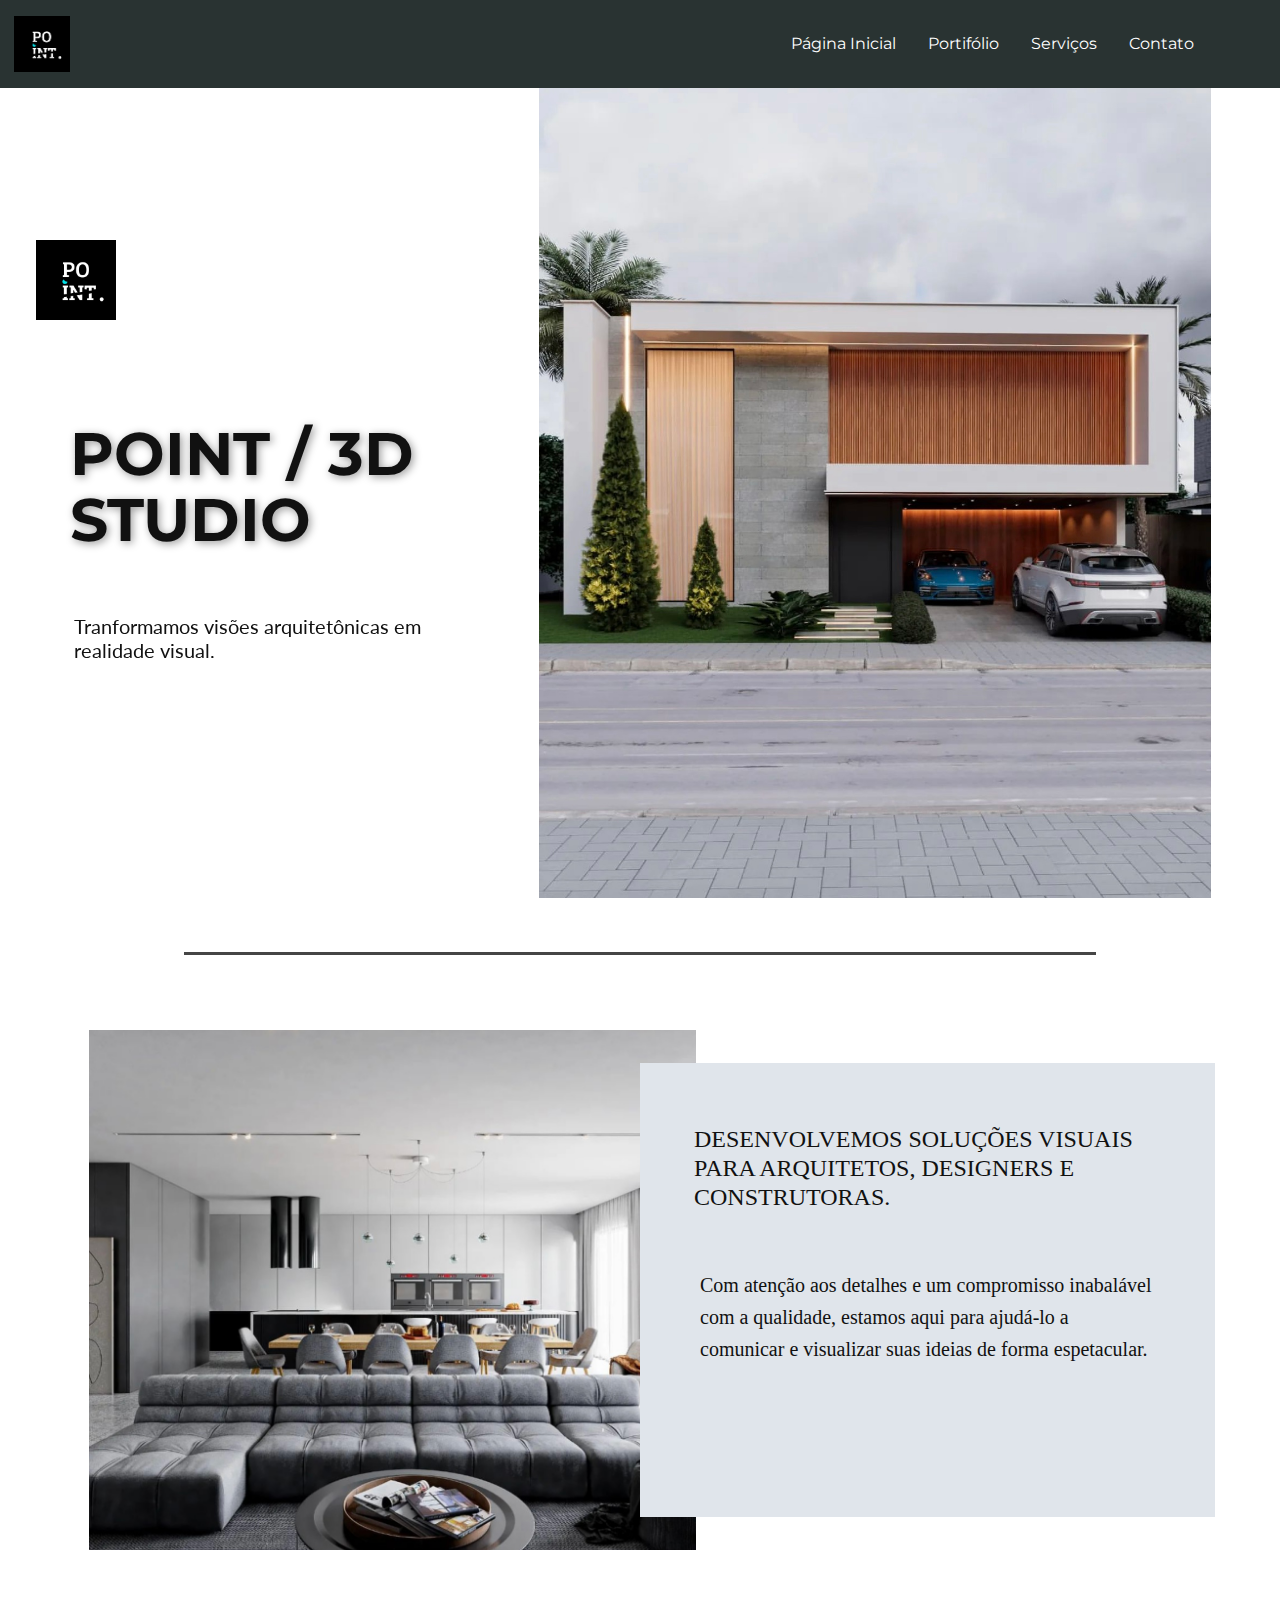
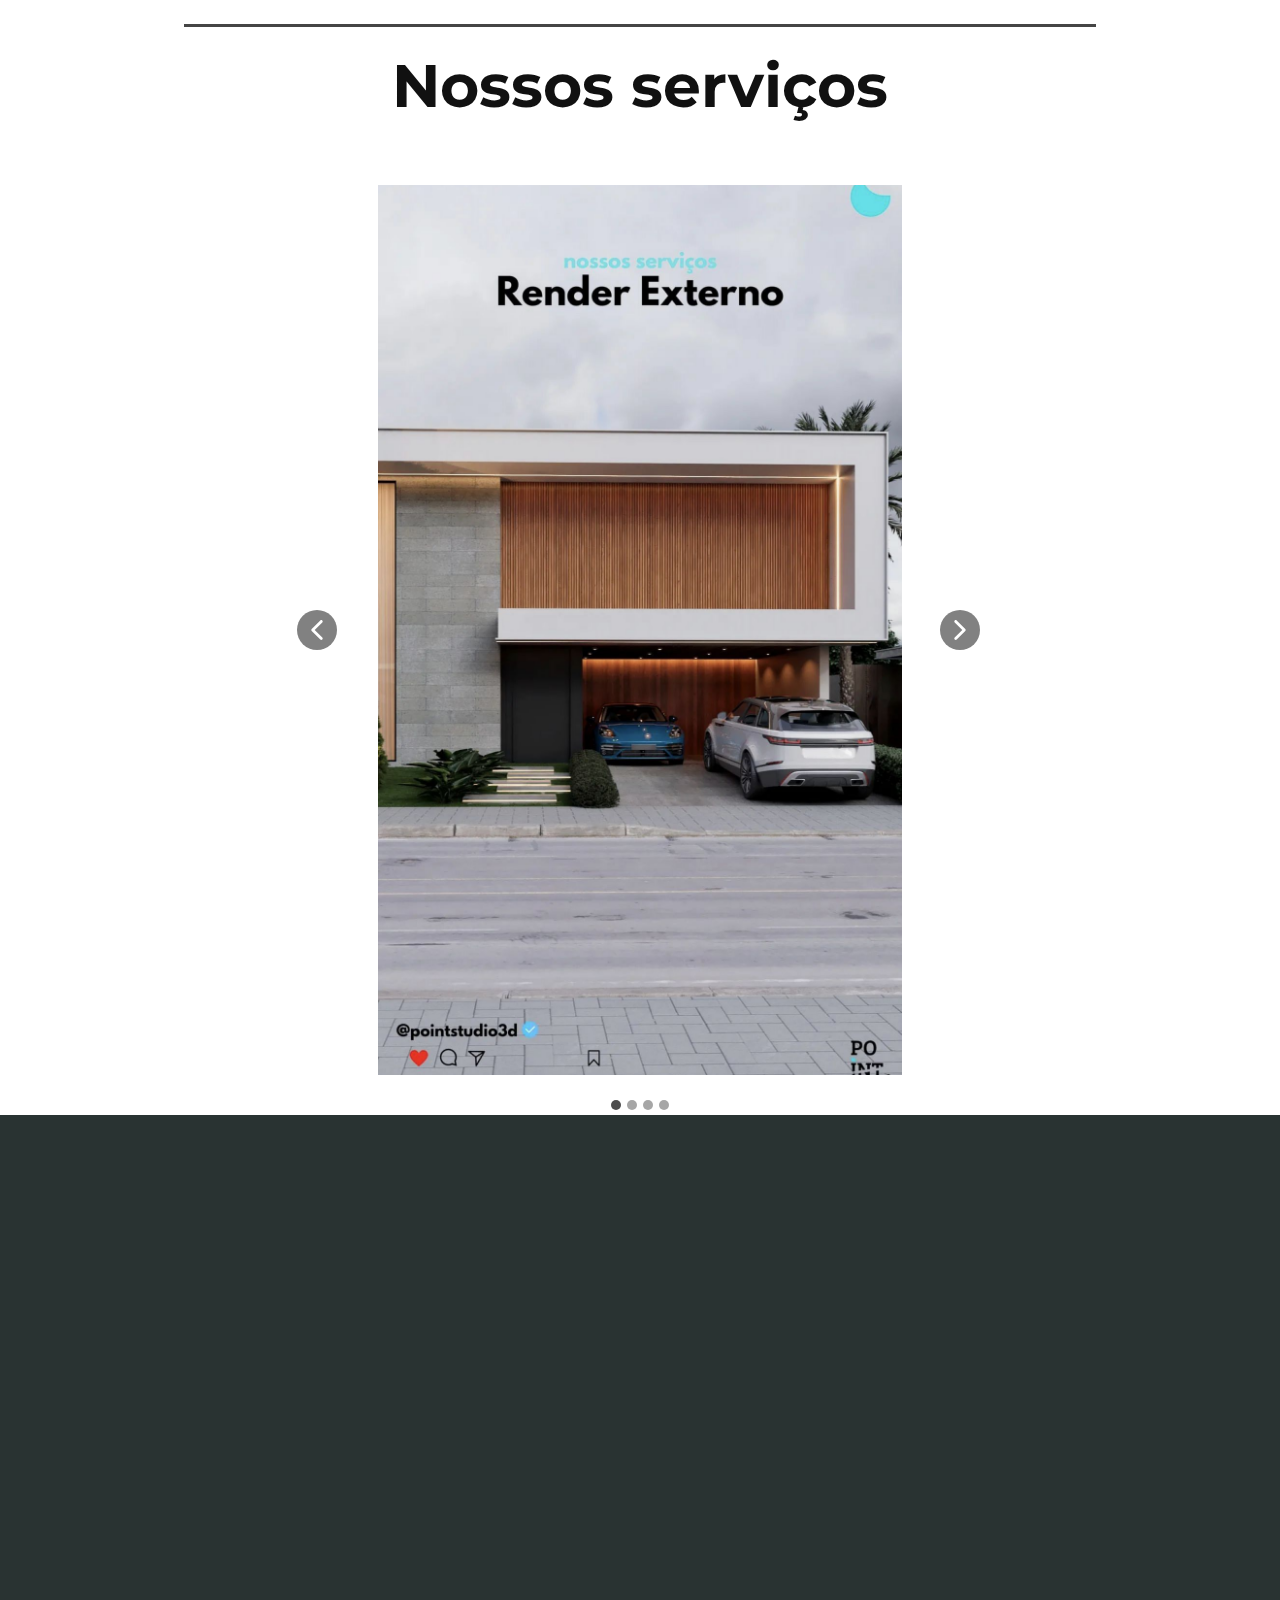
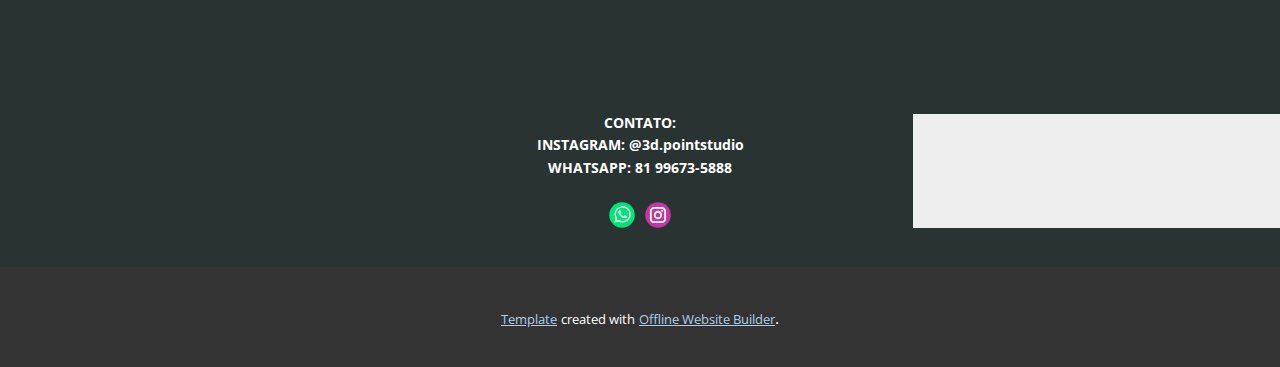
<file: index.html>
<!DOCTYPE html>
<html style="font-size: 16px;" lang="pt"><head>
    <meta name="viewport" content="width=device-width, initial-scale=1.0">
    <meta charset="utf-8">
    <meta name="keywords" content="Contact Me, Contact Me">
    <meta name="description" content="">
    <title>Página Inicial</title>
    <link rel="stylesheet" href="nicepage.css" media="screen">
<link rel="stylesheet" href="Página-Inicial.css" media="screen">
    <script class="u-script" type="text/javascript" src="jquery.js" defer=""></script>
    <script class="u-script" type="text/javascript" src="nicepage.js" defer=""></script>
    <meta name="generator" content="Nicepage 5.20.7, nicepage.com">
    <meta name="referrer" content="origin">
    <link id="u-theme-google-font" rel="stylesheet" href="https://fonts.googleapis.com/css?family=Roboto:100,100i,300,300i,400,400i,500,500i,700,700i,900,900i|Open+Sans:300,300i,400,400i,500,500i,600,600i,700,700i,800,800i">
    <link id="u-page-google-font" rel="stylesheet" href="https://fonts.googleapis.com/css?family=Montserrat:100,100i,200,200i,300,300i,400,400i,500,500i,600,600i,700,700i,800,800i,900,900i|Lato:100,100i,300,300i,400,400i,700,700i,900,900i">
    
    
    
    
    
    
    
    
    <script type="application/ld+json">{
		"@context": "http://schema.org",
		"@type": "Organization",
		"name": "",
		"logo": "images/b.jpg",
		"sameAs": [
				" linktr.ee/pointstudio3d",
				"https://www.instagram.com/3d.pointstudio/"
		]
}</script>
    <meta name="theme-color" content="#478ac9">
    <meta property="og:title" content="Página Inicial">
    <meta property="og:type" content="website">
  <meta data-intl-tel-input-cdn-path="intlTelInput/"></head>
  <body data-home-page="Página-Inicial.html" data-home-page-title="Página Inicial" data-path-to-root="./" data-include-products="false" class="u-body u-xl-mode" data-lang="pt"><header class="u-clearfix u-header u-palette-4-dark-3 u-sticky u-header" id="sec-c59c" data-animation-name="" data-animation-duration="0" data-animation-delay="0" data-animation-direction=""><div class="u-clearfix u-sheet u-valign-middle u-sheet-1">
        <a href="https://nicepage.com" class="u-image u-logo u-image-1" data-image-width="1000" data-image-height="1000">
          <img src="images/b.jpg" class="u-logo-image u-logo-image-1">
        </a>
        <nav class="u-menu u-menu-one-level u-offcanvas u-menu-1">
          <div class="menu-collapse" style="font-size: 1rem; letter-spacing: 0px;">
            <a class="u-button-style u-custom-left-right-menu-spacing u-custom-padding-bottom u-custom-top-bottom-menu-spacing u-nav-link u-text-active-palette-1-base u-text-hover-palette-2-base" href="#">
              <svg class="u-svg-link" viewBox="0 0 24 24"><use xmlns:xlink="http://www.w3.org/1999/xlink" xlink:href="#menu-hamburger"></use></svg>
              <svg class="u-svg-content" version="1.1" id="menu-hamburger" viewBox="0 0 16 16" x="0px" y="0px" xmlns:xlink="http://www.w3.org/1999/xlink" xmlns="http://www.w3.org/2000/svg"><g><rect y="1" width="16" height="2"></rect><rect y="7" width="16" height="2"></rect><rect y="13" width="16" height="2"></rect>
</g></svg>
            </a>
          </div>
          <div class="u-custom-menu u-nav-container"></div>
          <div class="u-custom-menu u-nav-container-collapse">
            <div class="u-black u-container-style u-inner-container-layout u-opacity u-opacity-95 u-sidenav">
              <div class="u-inner-container-layout u-sidenav-overflow">
                <div class="u-menu-close"></div>
                <ul class="u-align-center u-nav u-popupmenu-items u-unstyled u-nav-1"><li class="u-nav-item"><a class="u-button-style u-nav-link" href="#">Item do Menu1</a>
</li></ul>
              </div>
            </div>
            <div class="u-black u-menu-overlay u-opacity u-opacity-70"></div>
          </div>
        </nav>
        <nav class="u-menu u-menu-one-level u-offcanvas u-menu-2">
          <div class="menu-collapse u-custom-font u-font-montserrat">
            <a class="u-button-style u-nav-link" href="#">
              <svg class="u-svg-link" viewBox="0 0 24 24"><use xmlns:xlink="http://www.w3.org/1999/xlink" xlink:href="#svg-3c36"></use></svg>
              <svg class="u-svg-content" version="1.1" id="svg-3c36" viewBox="0 0 16 16" x="0px" y="0px" xmlns:xlink="http://www.w3.org/1999/xlink" xmlns="http://www.w3.org/2000/svg"><g><rect y="1" width="16" height="2"></rect><rect y="7" width="16" height="2"></rect><rect y="13" width="16" height="2"></rect>
</g></svg>
            </a>
          </div>
          <div class="u-custom-menu u-nav-container">
            <ul class="u-custom-font u-font-montserrat u-nav u-unstyled u-nav-2"><li class="u-nav-item"><a class="u-button-style u-nav-link" href="Página-Inicial.html" style="padding: 10px 16px;">Página Inicial</a>
</li><li class="u-nav-item"><a class="u-button-style u-nav-link" href="Portifólio.html" style="padding: 10px 16px;">Portifólio</a>
</li><li class="u-nav-item"><a class="u-button-style u-nav-link" href="Serviços.html" style="padding: 10px 16px;">Serviços</a>
</li><li class="u-nav-item"><a class="u-button-style u-nav-link" href="Contato.html" style="padding: 10px 16px;">Contato</a>
</li></ul>
          </div>
          <div class="u-custom-menu u-nav-container-collapse">
            <div class="u-black u-container-style u-inner-container-layout u-opacity u-opacity-95 u-sidenav">
              <div class="u-inner-container-layout u-sidenav-overflow">
                <div class="u-menu-close"></div>
                <ul class="u-align-center u-nav u-popupmenu-items u-unstyled u-nav-3"><li class="u-nav-item"><a class="u-button-style u-nav-link" href="Página-Inicial.html">Página Inicial</a>
</li><li class="u-nav-item"><a class="u-button-style u-nav-link" href="Portifólio.html">Portifólio</a>
</li><li class="u-nav-item"><a class="u-button-style u-nav-link" href="Serviços.html">Serviços</a>
</li><li class="u-nav-item"><a class="u-button-style u-nav-link" href="Contato.html">Contato</a>
</li></ul>
              </div>
            </div>
            <div class="u-black u-menu-overlay u-opacity u-opacity-70"></div>
          </div>
        </nav>
      </div></header>
    <section class="u-align-center u-clearfix u-white u-section-1" id="carousel_8414">
      <div class="u-clearfix u-sheet u-valign-bottom u-sheet-1">
        <div class="custom-expanded data-layout-selected u-clearfix u-layout-wrap u-layout-wrap-1">
          <div class="u-layout">
            <div class="u-layout-row">
              <div class="u-align-left u-container-style u-layout-cell u-size-26 u-white u-layout-cell-1" data-animation-name="customAnimationIn" data-animation-duration="1500" data-animation-delay="500">
                <div class="u-container-layout u-container-layout-1">
                  <img class="u-image u-image-default u-preserve-proportions u-image-1" src="images/b.jpg" alt="" data-image-width="1000" data-image-height="1000">
                  <h1 class="u-align-left u-custom-font u-font-montserrat u-text u-title u-text-1" data-animation-name="" data-animation-duration="0" data-animation-delay="0" data-animation-direction="">POINT / 3D STUDIO</h1>
                  <h6 class="u-align-left u-custom-font u-font-lato u-text u-text-2">Tranformamos visões arquitetônicas em realidade visual.</h6>
                </div>
              </div>
              <div class="u-align-left u-container-style u-image u-layout-cell u-size-34 u-image-2" data-animation-name="customAnimationIn" data-animation-duration="1500" data-animation-delay="250" data-image-width="1242" data-image-height="1539">
                <div class="u-container-layout u-container-layout-2"></div>
              </div>
            </div>
          </div>
        </div>
      </div>
    </section>
    <section class="u-align-center u-clearfix u-white u-section-2" id="sec-5075">
      <div class="u-clearfix u-sheet u-sheet-1"></div>
    </section>
    <section class="u-clearfix u-white u-section-3" id="sec-565f">
      <div class="u-clearfix u-sheet u-sheet-1">
        <div class="u-absolute-hcenter u-border-3 u-border-grey-dark-1 u-line u-line-horizontal u-line-1"></div>
        <div class="u-border-3 u-border-grey-dark-1 u-line u-line-horizontal u-line-2"></div>
        <img class="u-align-left u-image u-image-1" data-image-width="1242" data-image-height="1548" src="images/IMG_E6801.JPG">
        <div class="u-container-style u-group u-palette-5-light-2 u-group-1">
          <div class="u-container-layout u-container-layout-1">
            <h5 class="u-custom-font u-font-georgia u-text u-text-1"> DESENVOLVEMOS S​OLUÇÕES VISUAIS PARA ARQUITETOS, DESIGNERS E CONSTRUTORAS.</h5>
            <p class="u-custom-font u-font-georgia u-text u-text-2"> Com atenção aos detalhes e um compromisso inabalável com a qualidade, estamos aqui para ajudá-lo a comunicar e visualizar suas ideias de forma espetacular.</p>
          </div>
        </div>
      </div>
    </section>
    <section class="u-align-center u-clearfix u-white u-section-4" id="sec-6c78">
      <div class="u-clearfix u-sheet u-valign-middle u-sheet-1">
        <h1 class="u-custom-font u-font-montserrat u-text u-text-default u-text-1">Nossos serviços</h1>
      </div>
    </section>
    <section class="u-align-center u-clearfix u-white u-section-5" id="sec-b093">
      <div class="u-clearfix u-sheet u-sheet-1">
        <div class="custom-expanded u-carousel u-gallery u-gallery-slider u-layout-carousel u-lightbox u-no-transition u-show-text-on-hover u-gallery-1" id="carousel-27e6" data-interval="5000" data-u-ride="carousel">
          <ol class="u-absolute-hcenter u-carousel-indicators u-carousel-indicators-1">
            <li data-u-target="#carousel-27e6" data-u-slide-to="0" class="u-active u-grey-70 u-shape-circle" style="width: 10px; height: 10px;"></li>
            <li data-u-target="#carousel-27e6" data-u-slide-to="1" class="u-grey-70 u-shape-circle" style="width: 10px; height: 10px;"></li>
            <li data-u-target="#carousel-27e6" data-u-slide-to="2" class="u-grey-70 u-shape-circle" style="width: 10px; height: 10px;"></li>
            <li data-u-target="#carousel-27e6" data-u-slide-to="3" class="u-grey-70 u-shape-circle" style="width: 10px; height: 10px;"></li>
          </ol>
          <div class="u-carousel-inner u-gallery-inner" role="listbox">
            <div class="u-active u-carousel-item u-effect-fade u-gallery-item u-carousel-item-1" data-image-width="1242" data-image-height="2208">
              <div class="u-back-slide">
                <img class="u-back-image u-expanded" src="images/IMG_6786.PNG">
              </div>
              <div class="u-align-center u-over-slide u-shading u-valign-bottom u-over-slide-1"></div>
              <style data-mode="XL"></style>
              <style data-mode="LG"></style>
              <style data-mode="MD"></style>
              <style data-mode="SM"></style>
              <style data-mode="XS"></style>
            </div>
            <div class="u-carousel-item u-effect-fade u-gallery-item u-carousel-item-2" data-image-width="1242" data-image-height="2186">
              <div class="u-back-slide">
                <img class="u-back-image u-expanded" src="images/IMG_6787.PNG">
              </div>
              <div class="u-align-center u-over-slide u-shading u-valign-bottom u-over-slide-2"></div>
              <style data-mode="XL"></style>
              <style data-mode="LG"></style>
              <style data-mode="MD"></style>
              <style data-mode="SM"></style>
              <style data-mode="XS"></style>
            </div>
            <div class="u-carousel-item u-effect-fade u-gallery-item u-carousel-item-3" data-image-width="1242" data-image-height="2208">
              <div class="u-back-slide">
                <img class="u-back-image u-expanded" src="images/IMG_6788.PNG">
              </div>
              <div class="u-align-center u-over-slide u-shading u-valign-bottom u-over-slide-3"></div>
              <style data-mode="XL"></style>
              <style data-mode="LG"></style>
              <style data-mode="MD"></style>
              <style data-mode="SM"></style>
              <style data-mode="XS"></style>
            </div>
            <div class="u-carousel-item u-effect-fade u-gallery-item u-carousel-item-4" data-image-width="1242" data-image-height="2208">
              <div class="u-back-slide">
                <img class="u-back-image u-expanded" src="images/IMG_6789.PNG">
              </div>
              <div class="u-align-center u-over-slide u-shading u-valign-bottom u-over-slide-4"></div>
              <style data-mode="XL"></style>
              <style data-mode="LG"></style>
              <style data-mode="MD"></style>
              <style data-mode="SM"></style>
              <style data-mode="XS"></style>
            </div>
          </div>
          <a class="u-absolute-vcenter u-carousel-control u-carousel-control-prev u-grey-70 u-icon-circle u-opacity u-opacity-70 u-spacing-10 u-text-white u-carousel-control-1" href="#carousel-27e6" role="button" data-u-slide="prev">
            <span aria-hidden="true">
              <svg viewBox="0 0 451.847 451.847"><path d="M97.141,225.92c0-8.095,3.091-16.192,9.259-22.366L300.689,9.27c12.359-12.359,32.397-12.359,44.751,0
c12.354,12.354,12.354,32.388,0,44.748L173.525,225.92l171.903,171.909c12.354,12.354,12.354,32.391,0,44.744
c-12.354,12.365-32.386,12.365-44.745,0l-194.29-194.281C100.226,242.115,97.141,234.018,97.141,225.92z"></path></svg>
            </span>
            <span class="sr-only">
              <svg viewBox="0 0 451.847 451.847"><path d="M97.141,225.92c0-8.095,3.091-16.192,9.259-22.366L300.689,9.27c12.359-12.359,32.397-12.359,44.751,0
c12.354,12.354,12.354,32.388,0,44.748L173.525,225.92l171.903,171.909c12.354,12.354,12.354,32.391,0,44.744
c-12.354,12.365-32.386,12.365-44.745,0l-194.29-194.281C100.226,242.115,97.141,234.018,97.141,225.92z"></path></svg>
            </span>
          </a>
          <a class="u-absolute-vcenter u-carousel-control u-carousel-control-next u-grey-70 u-icon-circle u-opacity u-opacity-70 u-spacing-10 u-text-white u-carousel-control-2" href="#carousel-27e6" role="button" data-u-slide="next">
            <span aria-hidden="true">
              <svg viewBox="0 0 451.846 451.847"><path d="M345.441,248.292L151.154,442.573c-12.359,12.365-32.397,12.365-44.75,0c-12.354-12.354-12.354-32.391,0-44.744
L278.318,225.92L106.409,54.017c-12.354-12.359-12.354-32.394,0-44.748c12.354-12.359,32.391-12.359,44.75,0l194.287,194.284
c6.177,6.18,9.262,14.271,9.262,22.366C354.708,234.018,351.617,242.115,345.441,248.292z"></path></svg>
            </span>
            <span class="sr-only">
              <svg viewBox="0 0 451.846 451.847"><path d="M345.441,248.292L151.154,442.573c-12.359,12.365-32.397,12.365-44.75,0c-12.354-12.354-12.354-32.391,0-44.744
L278.318,225.92L106.409,54.017c-12.354-12.359-12.354-32.394,0-44.748c12.354-12.359,32.391-12.359,44.75,0l194.287,194.284
c6.177,6.18,9.262,14.271,9.262,22.366C354.708,234.018,351.617,242.115,345.441,248.292z"></path></svg>
            </span>
          </a>
        </div>
      </div>
    </section>
    <section class="u-clearfix u-palette-4-dark-3 u-section-6" id="carousel_b8d1">
      <div class="u-clearfix u-sheet u-sheet-1">
        <div class="data-layout-selected u-clearfix u-expanded-width u-layout-wrap u-layout-wrap-1">
          <div class="u-layout">
            <div class="u-layout-row">
              <div class="u-container-style u-layout-cell u-left-cell u-size-30 u-layout-cell-1" data-animation-name="customAnimationIn" data-animation-duration="1500" data-animation-delay="250">
                <div class="u-container-layout u-container-layout-1">
                  <h2 class="u-text u-text-1">Fale conosco</h2>
                  <h5 class="u-text u-text-2">Entre em contato conosco e faça sua imagem.<br>
                    <br>
                  </h5>
                </div>
              </div>
              <div class="u-container-style u-layout-cell u-right-cell u-size-30 u-layout-cell-2" data-animation-name="customAnimationIn" data-animation-duration="1500" data-animation-delay="500">
                <div class="u-container-layout u-container-layout-2">
                  <div class="u-expanded-width u-form u-form-1">
                    <form action="https://forms.nicepagesrv.com/v2/form/process" class="u-clearfix u-form-spacing-15 u-form-vertical u-inner-form" style="padding: 15px;" source="email" name="form">
                      <div class="u-form-group u-form-name u-label-none">
                        <label for="name-6797" class="u-label">Name</label>
                        <input type="text" placeholder="Name" id="name-6797" name="name" class="u-input u-input-rectangle" required="">
                      </div>
                      <div class="u-form-email u-form-group u-label-none">
                        <label for="email-6797" class="u-label">Email</label>
                        <input type="email" placeholder="Email" id="email-6797" name="email" class="u-input u-input-rectangle" required="">
                      </div>
                      <div class="u-form-group u-form-message u-label-none">
                        <label for="message-6797" class="u-label">Address</label>
                        <textarea placeholder="Address" rows="4" cols="50" id="message-6797" name="message" class="u-input u-input-rectangle" required=""></textarea>
                      </div>
                      <div class="u-align-left u-form-group u-form-submit">
                        <a href="#" class="u-btn u-btn-submit u-button-style">Submit</a>
                        <input type="submit" value="submit" class="u-form-control-hidden">
                      </div>
                      <div class="u-form-send-message u-form-send-success">Thank you! Your message has been sent.</div>
                      <div class="u-form-send-error u-form-send-message">Unable to send your message. Please fix errors then try again.</div>
                      <input type="hidden" value="" name="recaptchaResponse">
                      <input type="hidden" name="formServices" value="ba6da08c-4b4a-d678-c044-96c902029107">
                    </form>
                  </div>
                </div>
              </div>
            </div>
          </div>
        </div>
      </div>
    </section>
    
    
    
    <footer class="u-align-center u-clearfix u-footer u-palette-4-dark-3 u-footer" id="sec-49c3"><div class="u-clearfix u-sheet u-sheet-1">
        <p class="u-small-text u-text u-text-variant u-text-1">CONTATO:<br>INSTAGRAM: @3d.pointstudio<br>WHATSAPP: 81 99673-5888<br>
          <br>
        </p>
        <div class="u-social-icons u-spacing-10 u-social-icons-1">
          <a class="u-social-url" target="_blank" data-type="Whatsapp" title="Whatsapp" href=" linktr.ee/pointstudio3d"><span class="u-icon u-social-icon u-social-whatsapp u-icon-1"><svg class="u-svg-link" preserveAspectRatio="xMidYMin slice" viewBox="0 0 112 112" style=""><use xmlns:xlink="http://www.w3.org/1999/xlink" xlink:href="#svg-0ccf"></use></svg><svg class="u-svg-content" viewBox="0 0 112 112" x="0" y="0" id="svg-0ccf"><circle fill="currentColor" cx="56.1" cy="56.1" r="55"></circle><path fill="#FFFFFF" d="M83.8,28.3C77.2,21.7,68.4,18,59,18c-19.3,0-35.1,15.7-35.1,35.1c0,6.2,1.6,12.2,4.7,17.5l-5,18.2L42.2,84
	c5.1,2.8,10.9,4.3,16.8,4.3h0l0,0c19.3,0,35.1-15.7,35.1-35.1C94.1,43.8,90.5,35,83.8,28.3 M59,82.3L59,82.3
	c-5.2,0-10.4-1.4-14.9-4.1l-1.1-0.6l-11,2.9L35,69.8l-0.7-1.1c-2.9-4.6-4.5-10-4.5-15.5C29.8,37,42.9,24,59,24
	c7.8,0,15.1,3,20.6,8.6c5.5,5.5,8.5,12.8,8.5,20.6C88.2,69.2,75.1,82.3,59,82.3 M75,60.5c-0.9-0.4-5.2-2.6-6-2.9
	c-0.8-0.3-1.4-0.4-2,0.4s-2.3,2.9-2.8,3.4c-0.5,0.6-1,0.7-1.9,0.2c-0.9-0.4-3.7-1.4-7.1-4.4c-2.6-2.3-4.4-5.2-4.9-6.1
	c-0.5-0.9-0.1-1.4,0.4-1.8c0.4-0.4,0.9-1,1.3-1.5c0.4-0.5,0.6-0.9,0.9-1.5c0.3-0.6,0.1-1.1-0.1-1.5c-0.2-0.4-2-4.8-2.7-6.5
	c-0.7-1.7-1.4-1.5-2-1.5c-0.5,0-1.1,0-1.7,0c-0.6,0-1.5,0.2-2.3,1.1c-0.8,0.9-3.1,3-3.1,7.3c0,4.3,3.1,8.5,3.6,9.1
	c0.4,0.6,6.2,9.4,15,13.2c2.1,0.9,3.7,1.4,5,1.8c2.1,0.7,4,0.6,5.5,0.3c1.7-0.3,5.2-2.1,5.9-4.2c0.7-2,0.7-3.8,0.5-4.2
	C76.5,61.1,75.9,60.9,75,60.5"></path></svg></span>
          </a>
          <a class="u-social-url" target="_blank" data-type="Instagram" title="Instagram" href="https://www.instagram.com/3d.pointstudio/"><span class="u-icon u-social-icon u-social-instagram u-icon-2"><svg class="u-svg-link" preserveAspectRatio="xMidYMin slice" viewBox="0 0 112 112" style=""><use xmlns:xlink="http://www.w3.org/1999/xlink" xlink:href="#svg-5caa"></use></svg><svg class="u-svg-content" viewBox="0 0 112 112" x="0" y="0" id="svg-5caa"><circle fill="currentColor" cx="56.1" cy="56.1" r="55"></circle><path fill="#FFFFFF" d="M55.9,38.2c-9.9,0-17.9,8-17.9,17.9C38,66,46,74,55.9,74c9.9,0,17.9-8,17.9-17.9C73.8,46.2,65.8,38.2,55.9,38.2
      z M55.9,66.4c-5.7,0-10.3-4.6-10.3-10.3c-0.1-5.7,4.6-10.3,10.3-10.3c5.7,0,10.3,4.6,10.3,10.3C66.2,61.8,61.6,66.4,55.9,66.4z"></path><path fill="#FFFFFF" d="M74.3,33.5c-2.3,0-4.2,1.9-4.2,4.2s1.9,4.2,4.2,4.2s4.2-1.9,4.2-4.2S76.6,33.5,74.3,33.5z"></path><path fill="#FFFFFF" d="M73.1,21.3H38.6c-9.7,0-17.5,7.9-17.5,17.5v34.5c0,9.7,7.9,17.6,17.5,17.6h34.5c9.7,0,17.5-7.9,17.5-17.5V38.8
      C90.6,29.1,82.7,21.3,73.1,21.3z M83,73.3c0,5.5-4.5,9.9-9.9,9.9H38.6c-5.5,0-9.9-4.5-9.9-9.9V38.8c0-5.5,4.5-9.9,9.9-9.9h34.5
      c5.5,0,9.9,4.5,9.9,9.9V73.3z"></path></svg></span>
          </a>
        </div>
        <div class="u-grey-light-2 u-map u-map-1">
          <div class="embed-responsive">
            <iframe class="embed-responsive-item" src="https://maps.google.com/maps?output=embed&amp;q=Passira%2C%20PE&amp;z=10&amp;t=m" data-map="[base64]"></iframe>
          </div>
        </div>
      </div></footer>
    <section class="u-backlink u-clearfix u-grey-80">
      <a class="u-link" href="templates" target="_blank">
        <span>Template</span>
      </a>
      <p class="u-text">
        <span>created with</span>
      </p>
      <a class="u-link" href="" target="_blank">
        <span>Offline Website Builder</span>
      </a>. 
    </section>
  
</body></html>
</file>
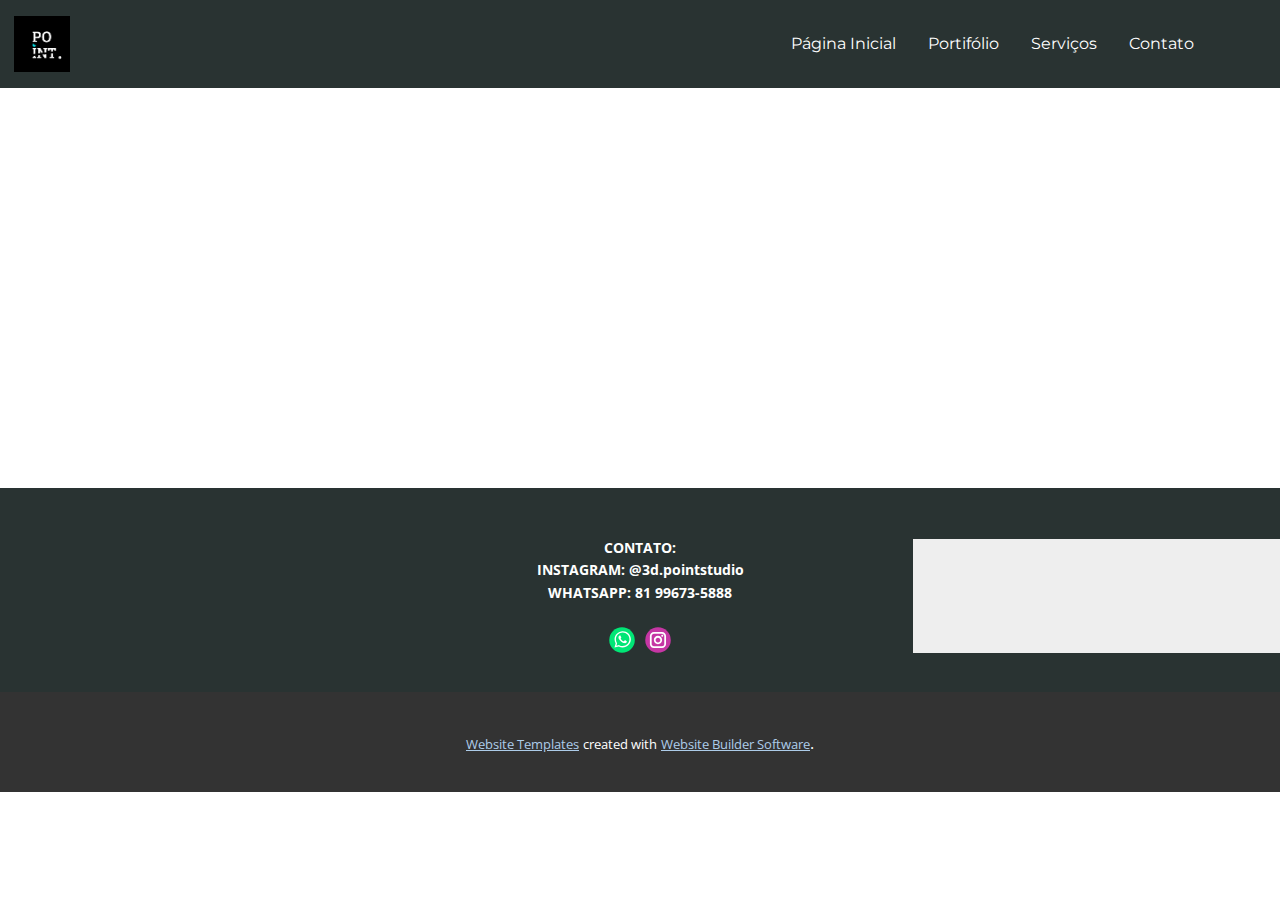
<file: Contato.html>
<!DOCTYPE html>
<html style="font-size: 16px;" lang="pt"><head>
    <meta name="viewport" content="width=device-width, initial-scale=1.0">
    <meta charset="utf-8">
    <meta name="keywords" content="">
    <meta name="description" content="">
    <title>Contato</title>
    <link rel="stylesheet" href="nicepage.css" media="screen">
<link rel="stylesheet" href="Contato.css" media="screen">
    <script class="u-script" type="text/javascript" src="jquery.js" defer=""></script>
    <script class="u-script" type="text/javascript" src="nicepage.js" defer=""></script>
    <meta name="generator" content="Nicepage 5.20.7, nicepage.com">
    <link id="u-theme-google-font" rel="stylesheet" href="https://fonts.googleapis.com/css?family=Roboto:100,100i,300,300i,400,400i,500,500i,700,700i,900,900i|Open+Sans:300,300i,400,400i,500,500i,600,600i,700,700i,800,800i">
    <link id="u-page-google-font" rel="stylesheet" href="https://fonts.googleapis.com/css?family=Montserrat:100,100i,200,200i,300,300i,400,400i,500,500i,600,600i,700,700i,800,800i,900,900i">
    
    
    
    <script type="application/ld+json">{
		"@context": "http://schema.org",
		"@type": "Organization",
		"name": "",
		"logo": "images/b.jpg",
		"sameAs": [
				" linktr.ee/pointstudio3d",
				"https://www.instagram.com/3d.pointstudio/"
		]
}</script>
    <meta name="theme-color" content="#478ac9">
    <meta property="og:title" content="Contato">
    <meta property="og:type" content="website">
  <meta data-intl-tel-input-cdn-path="intlTelInput/"></head>
  <body data-path-to-root="./" data-include-products="false" class="u-body u-xl-mode" data-lang="pt"><header class="u-clearfix u-header u-palette-4-dark-3 u-sticky u-header" id="sec-c59c" data-animation-name="" data-animation-duration="0" data-animation-delay="0" data-animation-direction=""><div class="u-clearfix u-sheet u-valign-middle u-sheet-1">
        <a href="https://nicepage.com" class="u-image u-logo u-image-1" data-image-width="1000" data-image-height="1000">
          <img src="images/b.jpg" class="u-logo-image u-logo-image-1">
        </a>
        <nav class="u-menu u-menu-one-level u-offcanvas u-menu-1">
          <div class="menu-collapse" style="font-size: 1rem; letter-spacing: 0px;">
            <a class="u-button-style u-custom-left-right-menu-spacing u-custom-padding-bottom u-custom-top-bottom-menu-spacing u-nav-link u-text-active-palette-1-base u-text-hover-palette-2-base" href="#">
              <svg class="u-svg-link" viewBox="0 0 24 24"><use xmlns:xlink="http://www.w3.org/1999/xlink" xlink:href="#menu-hamburger"></use></svg>
              <svg class="u-svg-content" version="1.1" id="menu-hamburger" viewBox="0 0 16 16" x="0px" y="0px" xmlns:xlink="http://www.w3.org/1999/xlink" xmlns="http://www.w3.org/2000/svg"><g><rect y="1" width="16" height="2"></rect><rect y="7" width="16" height="2"></rect><rect y="13" width="16" height="2"></rect>
</g></svg>
            </a>
          </div>
          <div class="u-custom-menu u-nav-container"></div>
          <div class="u-custom-menu u-nav-container-collapse">
            <div class="u-black u-container-style u-inner-container-layout u-opacity u-opacity-95 u-sidenav">
              <div class="u-inner-container-layout u-sidenav-overflow">
                <div class="u-menu-close"></div>
                <ul class="u-align-center u-nav u-popupmenu-items u-unstyled u-nav-1"><li class="u-nav-item"><a class="u-button-style u-nav-link" href="#">Item do Menu1</a>
</li></ul>
              </div>
            </div>
            <div class="u-black u-menu-overlay u-opacity u-opacity-70"></div>
          </div>
        </nav>
        <nav class="u-menu u-menu-one-level u-offcanvas u-menu-2">
          <div class="menu-collapse u-custom-font u-font-montserrat">
            <a class="u-button-style u-nav-link" href="#">
              <svg class="u-svg-link" viewBox="0 0 24 24"><use xmlns:xlink="http://www.w3.org/1999/xlink" xlink:href="#svg-3c36"></use></svg>
              <svg class="u-svg-content" version="1.1" id="svg-3c36" viewBox="0 0 16 16" x="0px" y="0px" xmlns:xlink="http://www.w3.org/1999/xlink" xmlns="http://www.w3.org/2000/svg"><g><rect y="1" width="16" height="2"></rect><rect y="7" width="16" height="2"></rect><rect y="13" width="16" height="2"></rect>
</g></svg>
            </a>
          </div>
          <div class="u-custom-menu u-nav-container">
            <ul class="u-custom-font u-font-montserrat u-nav u-unstyled u-nav-2"><li class="u-nav-item"><a class="u-button-style u-nav-link" href="Página-Inicial.html" style="padding: 10px 16px;">Página Inicial</a>
</li><li class="u-nav-item"><a class="u-button-style u-nav-link" href="Portifólio.html" style="padding: 10px 16px;">Portifólio</a>
</li><li class="u-nav-item"><a class="u-button-style u-nav-link" href="Serviços.html" style="padding: 10px 16px;">Serviços</a>
</li><li class="u-nav-item"><a class="u-button-style u-nav-link" href="Contato.html" style="padding: 10px 16px;">Contato</a>
</li></ul>
          </div>
          <div class="u-custom-menu u-nav-container-collapse">
            <div class="u-black u-container-style u-inner-container-layout u-opacity u-opacity-95 u-sidenav">
              <div class="u-inner-container-layout u-sidenav-overflow">
                <div class="u-menu-close"></div>
                <ul class="u-align-center u-nav u-popupmenu-items u-unstyled u-nav-3"><li class="u-nav-item"><a class="u-button-style u-nav-link" href="Página-Inicial.html">Página Inicial</a>
</li><li class="u-nav-item"><a class="u-button-style u-nav-link" href="Portifólio.html">Portifólio</a>
</li><li class="u-nav-item"><a class="u-button-style u-nav-link" href="Serviços.html">Serviços</a>
</li><li class="u-nav-item"><a class="u-button-style u-nav-link" href="Contato.html">Contato</a>
</li></ul>
              </div>
            </div>
            <div class="u-black u-menu-overlay u-opacity u-opacity-70"></div>
          </div>
        </nav>
      </div></header>
    <section class="u-clearfix u-section-1" id="sec-3b93">
      <div class="u-clearfix u-sheet u-sheet-1"></div>
    </section>
    
    
    
    <footer class="u-align-center u-clearfix u-footer u-palette-4-dark-3 u-footer" id="sec-49c3"><div class="u-clearfix u-sheet u-sheet-1">
        <p class="u-small-text u-text u-text-variant u-text-1">CONTATO:<br>INSTAGRAM: @3d.pointstudio<br>WHATSAPP: 81 99673-5888<br>
          <br>
        </p>
        <div class="u-social-icons u-spacing-10 u-social-icons-1">
          <a class="u-social-url" target="_blank" data-type="Whatsapp" title="Whatsapp" href=" linktr.ee/pointstudio3d"><span class="u-icon u-social-icon u-social-whatsapp u-icon-1"><svg class="u-svg-link" preserveAspectRatio="xMidYMin slice" viewBox="0 0 112 112" style=""><use xmlns:xlink="http://www.w3.org/1999/xlink" xlink:href="#svg-0ccf"></use></svg><svg class="u-svg-content" viewBox="0 0 112 112" x="0" y="0" id="svg-0ccf"><circle fill="currentColor" cx="56.1" cy="56.1" r="55"></circle><path fill="#FFFFFF" d="M83.8,28.3C77.2,21.7,68.4,18,59,18c-19.3,0-35.1,15.7-35.1,35.1c0,6.2,1.6,12.2,4.7,17.5l-5,18.2L42.2,84
	c5.1,2.8,10.9,4.3,16.8,4.3h0l0,0c19.3,0,35.1-15.7,35.1-35.1C94.1,43.8,90.5,35,83.8,28.3 M59,82.3L59,82.3
	c-5.2,0-10.4-1.4-14.9-4.1l-1.1-0.6l-11,2.9L35,69.8l-0.7-1.1c-2.9-4.6-4.5-10-4.5-15.5C29.8,37,42.9,24,59,24
	c7.8,0,15.1,3,20.6,8.6c5.5,5.5,8.5,12.8,8.5,20.6C88.2,69.2,75.1,82.3,59,82.3 M75,60.5c-0.9-0.4-5.2-2.6-6-2.9
	c-0.8-0.3-1.4-0.4-2,0.4s-2.3,2.9-2.8,3.4c-0.5,0.6-1,0.7-1.9,0.2c-0.9-0.4-3.7-1.4-7.1-4.4c-2.6-2.3-4.4-5.2-4.9-6.1
	c-0.5-0.9-0.1-1.4,0.4-1.8c0.4-0.4,0.9-1,1.3-1.5c0.4-0.5,0.6-0.9,0.9-1.5c0.3-0.6,0.1-1.1-0.1-1.5c-0.2-0.4-2-4.8-2.7-6.5
	c-0.7-1.7-1.4-1.5-2-1.5c-0.5,0-1.1,0-1.7,0c-0.6,0-1.5,0.2-2.3,1.1c-0.8,0.9-3.1,3-3.1,7.3c0,4.3,3.1,8.5,3.6,9.1
	c0.4,0.6,6.2,9.4,15,13.2c2.1,0.9,3.7,1.4,5,1.8c2.1,0.7,4,0.6,5.5,0.3c1.7-0.3,5.2-2.1,5.9-4.2c0.7-2,0.7-3.8,0.5-4.2
	C76.5,61.1,75.9,60.9,75,60.5"></path></svg></span>
          </a>
          <a class="u-social-url" target="_blank" data-type="Instagram" title="Instagram" href="https://www.instagram.com/3d.pointstudio/"><span class="u-icon u-social-icon u-social-instagram u-icon-2"><svg class="u-svg-link" preserveAspectRatio="xMidYMin slice" viewBox="0 0 112 112" style=""><use xmlns:xlink="http://www.w3.org/1999/xlink" xlink:href="#svg-5caa"></use></svg><svg class="u-svg-content" viewBox="0 0 112 112" x="0" y="0" id="svg-5caa"><circle fill="currentColor" cx="56.1" cy="56.1" r="55"></circle><path fill="#FFFFFF" d="M55.9,38.2c-9.9,0-17.9,8-17.9,17.9C38,66,46,74,55.9,74c9.9,0,17.9-8,17.9-17.9C73.8,46.2,65.8,38.2,55.9,38.2
      z M55.9,66.4c-5.7,0-10.3-4.6-10.3-10.3c-0.1-5.7,4.6-10.3,10.3-10.3c5.7,0,10.3,4.6,10.3,10.3C66.2,61.8,61.6,66.4,55.9,66.4z"></path><path fill="#FFFFFF" d="M74.3,33.5c-2.3,0-4.2,1.9-4.2,4.2s1.9,4.2,4.2,4.2s4.2-1.9,4.2-4.2S76.6,33.5,74.3,33.5z"></path><path fill="#FFFFFF" d="M73.1,21.3H38.6c-9.7,0-17.5,7.9-17.5,17.5v34.5c0,9.7,7.9,17.6,17.5,17.6h34.5c9.7,0,17.5-7.9,17.5-17.5V38.8
      C90.6,29.1,82.7,21.3,73.1,21.3z M83,73.3c0,5.5-4.5,9.9-9.9,9.9H38.6c-5.5,0-9.9-4.5-9.9-9.9V38.8c0-5.5,4.5-9.9,9.9-9.9h34.5
      c5.5,0,9.9,4.5,9.9,9.9V73.3z"></path></svg></span>
          </a>
        </div>
        <div class="u-grey-light-2 u-map u-map-1">
          <div class="embed-responsive">
            <iframe class="embed-responsive-item" src="https://maps.google.com/maps?output=embed&amp;q=Passira%2C%20PE&amp;z=10&amp;t=m" data-map="[base64]"></iframe>
          </div>
        </div>
      </div></footer>
    <section class="u-backlink u-clearfix u-grey-80">
      <a class="u-link" href="https://nicepage.com/website-templates" target="_blank">
        <span>Website Templates</span>
      </a>
      <p class="u-text">
        <span>created with</span>
      </p>
      <a class="u-link" href="" target="_blank">
        <span>Website Builder Software</span>
      </a>. 
    </section>
  
</body></html>
</file>
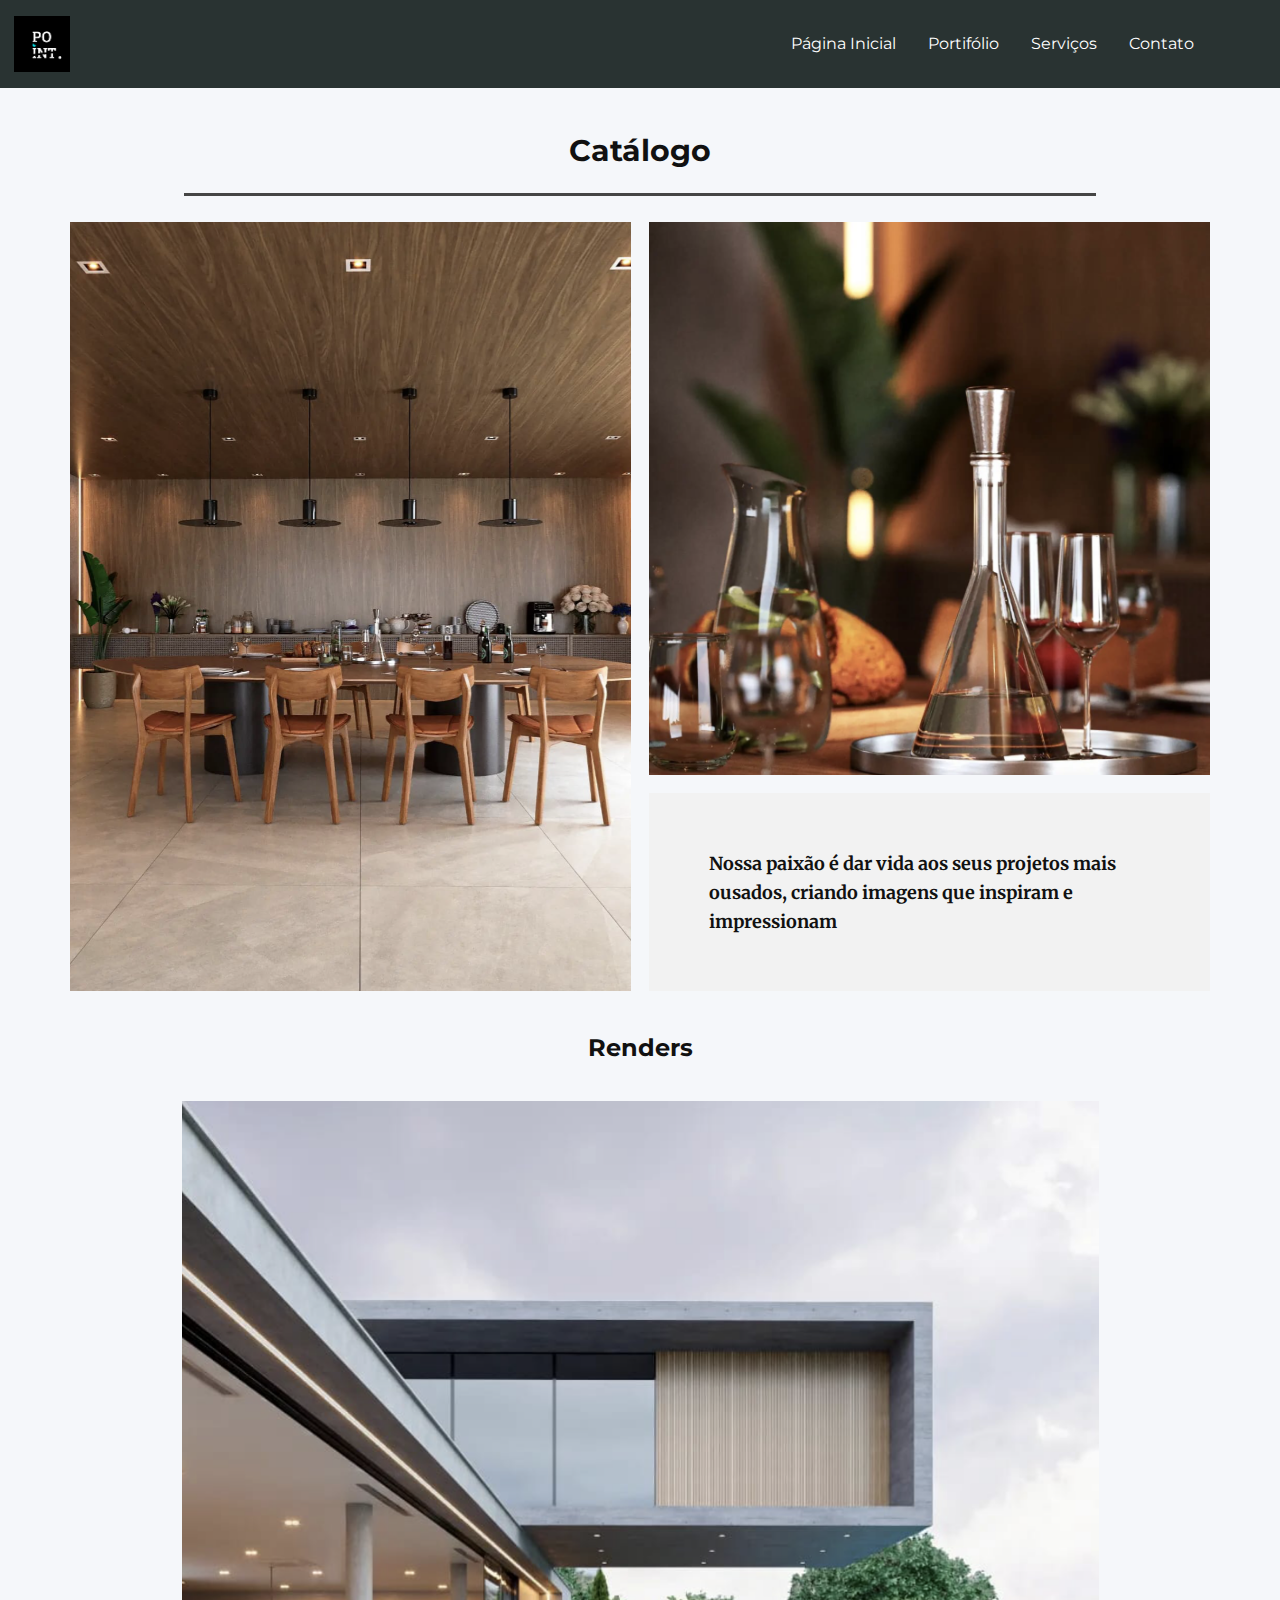
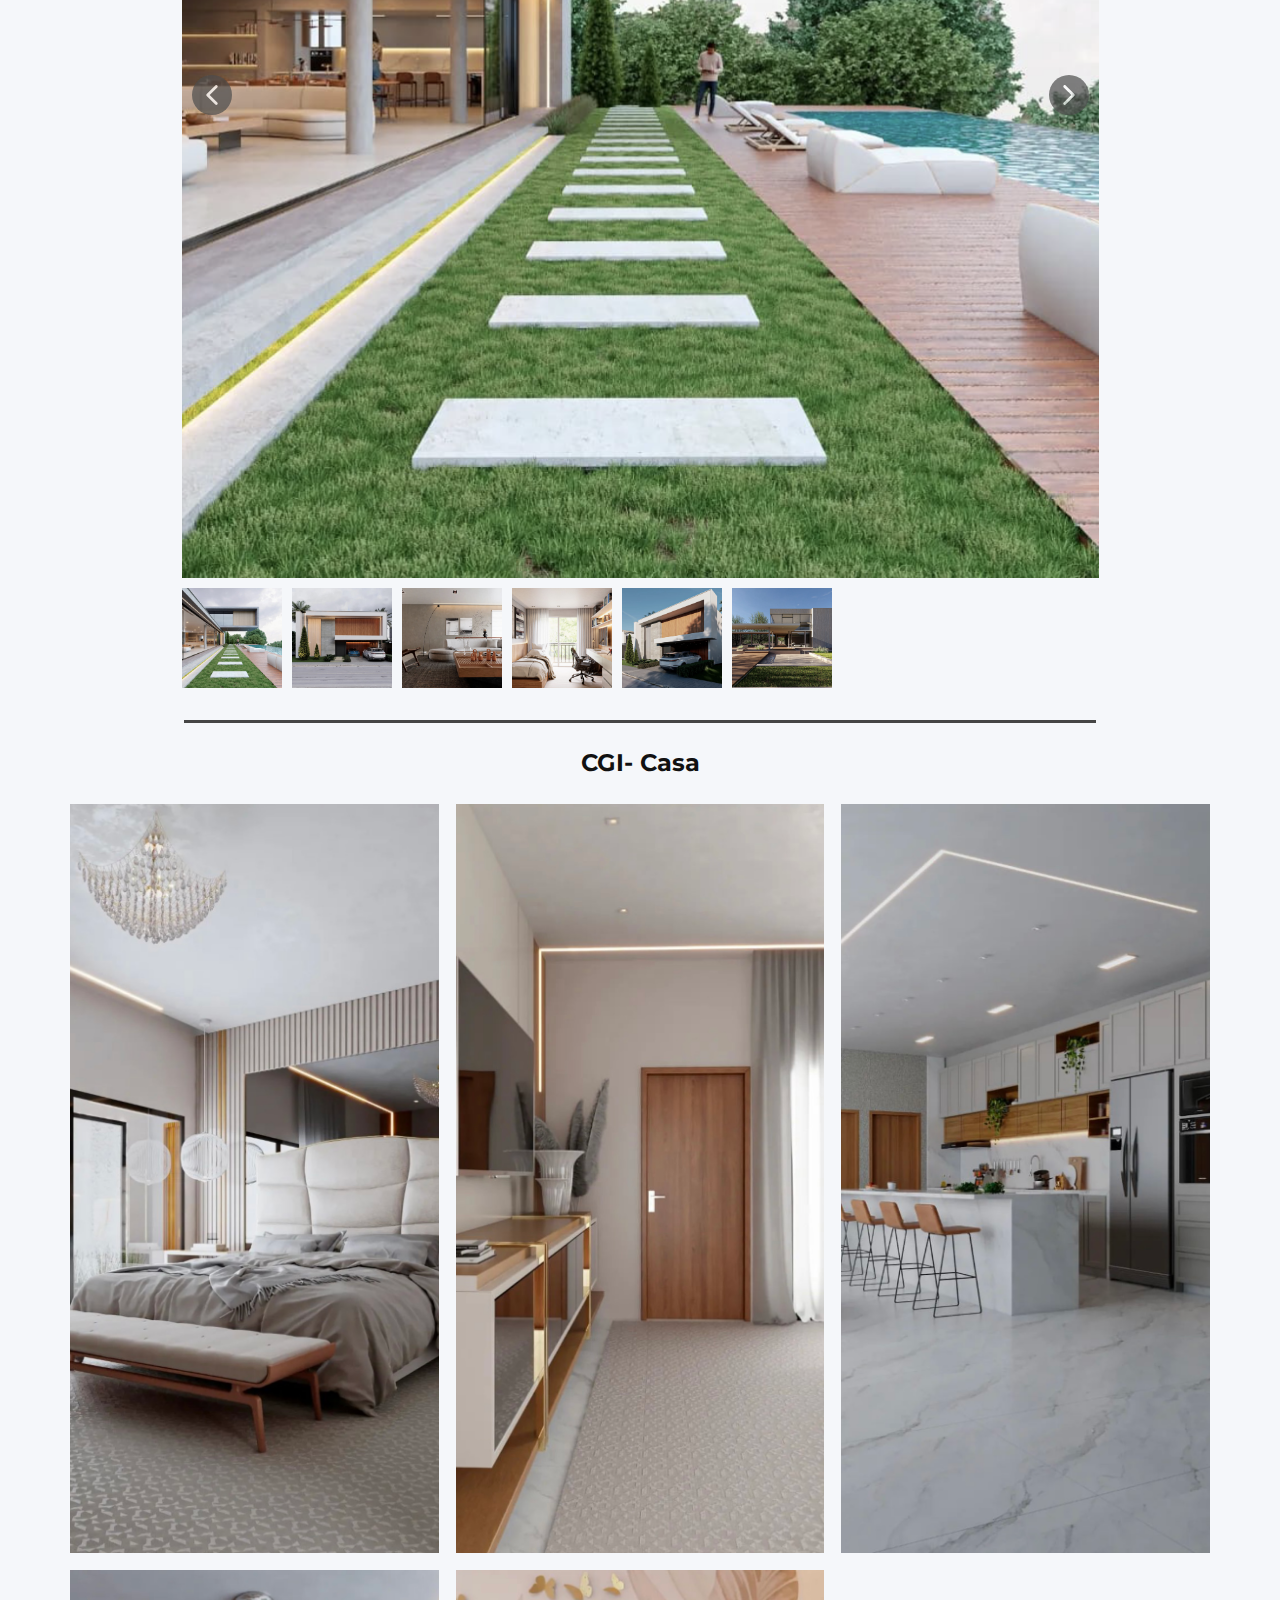
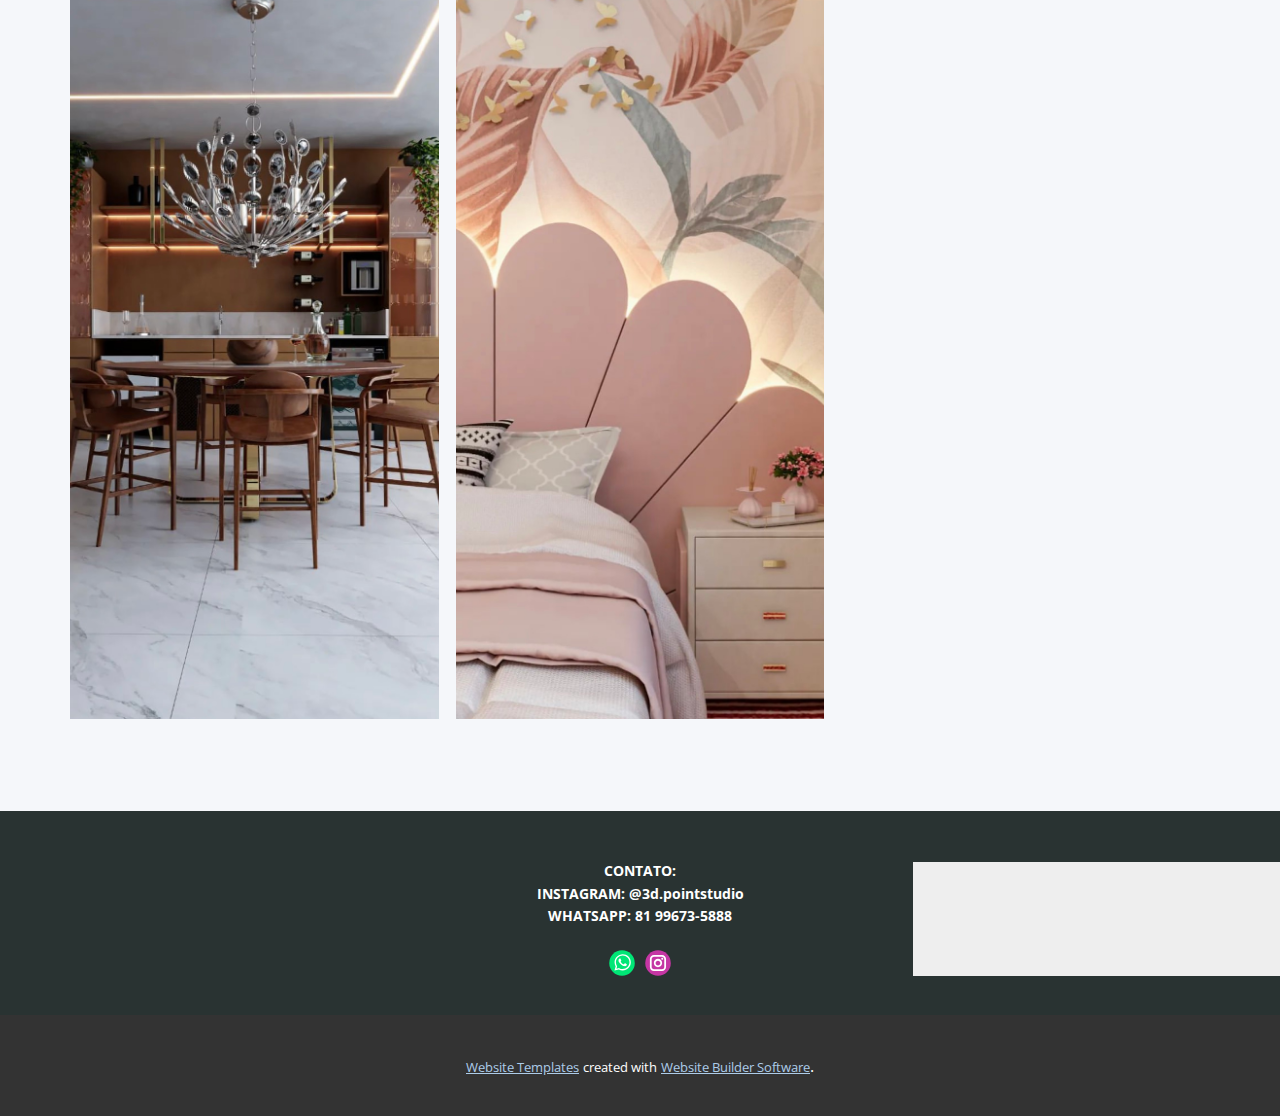
<file: Portifólio.html>
<!DOCTYPE html>
<html style="font-size: 16px;" lang="pt"><head>
    <meta name="viewport" content="width=device-width, initial-scale=1.0">
    <meta charset="utf-8">
    <meta name="keywords" content="CGI - Casa">
    <meta name="description" content="">
    <title>Portifólio</title>
    <link rel="stylesheet" href="nicepage.css" media="screen">
<link rel="stylesheet" href="Portifólio.css" media="screen">
    <script class="u-script" type="text/javascript" src="jquery.js" defer=""></script>
    <script class="u-script" type="text/javascript" src="nicepage.js" defer=""></script>
    <meta name="generator" content="Nicepage 5.20.7, nicepage.com">
    <link id="u-theme-google-font" rel="stylesheet" href="https://fonts.googleapis.com/css?family=Roboto:100,100i,300,300i,400,400i,500,500i,700,700i,900,900i|Open+Sans:300,300i,400,400i,500,500i,600,600i,700,700i,800,800i">
    <link id="u-page-google-font" rel="stylesheet" href="https://fonts.googleapis.com/css?family=Montserrat:100,100i,200,200i,300,300i,400,400i,500,500i,600,600i,700,700i,800,800i,900,900i|Merriweather:300,300i,400,400i,700,700i,900,900i">
    
    
    
    
    
    
    <script type="application/ld+json">{
		"@context": "http://schema.org",
		"@type": "Organization",
		"name": "",
		"logo": "images/b.jpg",
		"sameAs": [
				" linktr.ee/pointstudio3d",
				"https://www.instagram.com/3d.pointstudio/"
		]
}</script>
    <meta name="theme-color" content="#478ac9">
    <meta property="og:title" content="Portifólio">
    <meta property="og:type" content="website">
  <meta data-intl-tel-input-cdn-path="intlTelInput/"></head>
  <body data-path-to-root="./" data-include-products="false" class="u-body u-xl-mode" data-lang="pt"><header class="u-clearfix u-header u-palette-4-dark-3 u-sticky u-header" id="sec-c59c" data-animation-name="" data-animation-duration="0" data-animation-delay="0" data-animation-direction=""><div class="u-clearfix u-sheet u-valign-middle u-sheet-1">
        <a href="https://nicepage.com" class="u-image u-logo u-image-1" data-image-width="1000" data-image-height="1000">
          <img src="images/b.jpg" class="u-logo-image u-logo-image-1">
        </a>
        <nav class="u-menu u-menu-one-level u-offcanvas u-menu-1">
          <div class="menu-collapse" style="font-size: 1rem; letter-spacing: 0px;">
            <a class="u-button-style u-custom-left-right-menu-spacing u-custom-padding-bottom u-custom-top-bottom-menu-spacing u-nav-link u-text-active-palette-1-base u-text-hover-palette-2-base" href="#">
              <svg class="u-svg-link" viewBox="0 0 24 24"><use xmlns:xlink="http://www.w3.org/1999/xlink" xlink:href="#menu-hamburger"></use></svg>
              <svg class="u-svg-content" version="1.1" id="menu-hamburger" viewBox="0 0 16 16" x="0px" y="0px" xmlns:xlink="http://www.w3.org/1999/xlink" xmlns="http://www.w3.org/2000/svg"><g><rect y="1" width="16" height="2"></rect><rect y="7" width="16" height="2"></rect><rect y="13" width="16" height="2"></rect>
</g></svg>
            </a>
          </div>
          <div class="u-custom-menu u-nav-container"></div>
          <div class="u-custom-menu u-nav-container-collapse">
            <div class="u-black u-container-style u-inner-container-layout u-opacity u-opacity-95 u-sidenav">
              <div class="u-inner-container-layout u-sidenav-overflow">
                <div class="u-menu-close"></div>
                <ul class="u-align-center u-nav u-popupmenu-items u-unstyled u-nav-1"><li class="u-nav-item"><a class="u-button-style u-nav-link" href="#">Item do Menu1</a>
</li></ul>
              </div>
            </div>
            <div class="u-black u-menu-overlay u-opacity u-opacity-70"></div>
          </div>
        </nav>
        <nav class="u-menu u-menu-one-level u-offcanvas u-menu-2">
          <div class="menu-collapse u-custom-font u-font-montserrat">
            <a class="u-button-style u-nav-link" href="#">
              <svg class="u-svg-link" viewBox="0 0 24 24"><use xmlns:xlink="http://www.w3.org/1999/xlink" xlink:href="#svg-3c36"></use></svg>
              <svg class="u-svg-content" version="1.1" id="svg-3c36" viewBox="0 0 16 16" x="0px" y="0px" xmlns:xlink="http://www.w3.org/1999/xlink" xmlns="http://www.w3.org/2000/svg"><g><rect y="1" width="16" height="2"></rect><rect y="7" width="16" height="2"></rect><rect y="13" width="16" height="2"></rect>
</g></svg>
            </a>
          </div>
          <div class="u-custom-menu u-nav-container">
            <ul class="u-custom-font u-font-montserrat u-nav u-unstyled u-nav-2"><li class="u-nav-item"><a class="u-button-style u-nav-link" href="Página-Inicial.html" style="padding: 10px 16px;">Página Inicial</a>
</li><li class="u-nav-item"><a class="u-button-style u-nav-link" href="Portifólio.html" style="padding: 10px 16px;">Portifólio</a>
</li><li class="u-nav-item"><a class="u-button-style u-nav-link" href="Serviços.html" style="padding: 10px 16px;">Serviços</a>
</li><li class="u-nav-item"><a class="u-button-style u-nav-link" href="Contato.html" style="padding: 10px 16px;">Contato</a>
</li></ul>
          </div>
          <div class="u-custom-menu u-nav-container-collapse">
            <div class="u-black u-container-style u-inner-container-layout u-opacity u-opacity-95 u-sidenav">
              <div class="u-inner-container-layout u-sidenav-overflow">
                <div class="u-menu-close"></div>
                <ul class="u-align-center u-nav u-popupmenu-items u-unstyled u-nav-3"><li class="u-nav-item"><a class="u-button-style u-nav-link" href="Página-Inicial.html">Página Inicial</a>
</li><li class="u-nav-item"><a class="u-button-style u-nav-link" href="Portifólio.html">Portifólio</a>
</li><li class="u-nav-item"><a class="u-button-style u-nav-link" href="Serviços.html">Serviços</a>
</li><li class="u-nav-item"><a class="u-button-style u-nav-link" href="Contato.html">Contato</a>
</li></ul>
              </div>
            </div>
            <div class="u-black u-menu-overlay u-opacity u-opacity-70"></div>
          </div>
        </nav>
      </div></header>
    <section class="u-clearfix u-palette-5-light-3 u-section-1" id="sec-7d9e">
      <div class="u-clearfix u-sheet u-sheet-1">
        <h4 class="u-custom-font u-font-montserrat u-text u-text-default u-text-1">Catálogo</h4>
        <div class="u-border-3 u-border-grey-dark-1 u-line u-line-horizontal u-line-1"></div>
      </div>
    </section>
    <section class="u-clearfix u-palette-5-light-3 u-section-2" id="sec-bc2c">
      <div class="u-clearfix u-sheet u-sheet-1">
        <div class="data-layout-selected u-clearfix u-expanded-width u-gutter-18 u-layout-wrap u-layout-wrap-1">
          <div class="u-gutter-0 u-layout">
            <div class="u-layout-row">
              <div class="u-size-30 u-size-60-md">
                <div class="u-layout-row">
                  <div class="u-align-left u-container-style u-image u-layout-cell u-left-cell u-size-60 u-image-1" src="" data-image-width="1242" data-image-height="1537">
                    <div class="u-container-layout u-valign-middle u-container-layout-1" src=""></div>
                  </div>
                </div>
              </div>
              <div class="u-size-30 u-size-60-md">
                <div class="u-layout-col">
                  <div class="u-align-left u-container-style u-image u-layout-cell u-right-cell u-size-40 u-image-2" data-image-width="1242" data-image-height="1547">
                    <div class="u-container-layout u-valign-middle u-container-layout-2" src=""></div>
                  </div>
                  <div class="u-align-left u-container-style u-grey-5 u-layout-cell u-right-cell u-size-20 u-layout-cell-3" src="">
                    <div class="u-container-layout u-container-layout-3">
                      <p class="u-custom-font u-font-merriweather u-text u-text-1">Nossa paixão é dar vida aos seus projetos mais ousados, criando imagens que inspiram e impressionam</p>
                    </div>
                  </div>
                </div>
              </div>
            </div>
          </div>
        </div>
      </div>
    </section>
    <section class="u-align-center u-clearfix u-palette-5-light-3 u-section-3" id="sec-8bc7">
      <div class="u-clearfix u-sheet u-sheet-1">
        <h2 class="u-custom-font u-font-montserrat u-text u-text-default u-text-1">Renders</h2>
        <div class="custom-expanded u-carousel u-gallery u-layout-thumbnails u-lightbox u-no-transition u-show-text-always u-gallery-1" id="carousel-78de" data-interval="5000" data-u-ride="carousel">
          <div class="u-carousel-inner u-gallery-inner u-gallery-inner-1" role="listbox" data-image-width="1242" data-image-height="1559">
            <div class="u-active u-carousel-item u-gallery-item u-carousel-item-1">
              <div class="u-back-slide" data-image-width="1242" data-image-height="1240">
                <img class="u-back-image u-expanded" src="images/IMG_68601.PNG">
              </div>
              <div class="u-over-slide u-over-slide-1">
                <h3 class="u-gallery-heading">Sample Title</h3>
                <p class="u-gallery-text">Sample Text</p>
              </div>
            </div>
            <div class="u-carousel-item u-gallery-item u-carousel-item-2">
              <div class="u-back-slide" data-image-width="1242" data-image-height="1544">
                <img class="u-back-image u-expanded" src="images/IMG_6859.PNG">
              </div>
              <div class="u-over-slide u-over-slide-2">
                <h3 class="u-gallery-heading">Sample Title</h3>
                <p class="u-gallery-text">Sample Text</p>
              </div>
            </div>
            <div class="u-carousel-item u-gallery-item u-carousel-item-3" data-image-width="2836" data-image-height="1875">
              <div class="u-back-slide" data-image-width="1242" data-image-height="1597">
                <img class="u-back-image u-expanded" src="images/IMG_6863.PNG">
              </div>
              <div class="u-over-slide u-over-slide-3">
                <h3 class="u-gallery-heading">Sample Title</h3>
                <p class="u-gallery-text">Sample Text</p>
              </div>
            </div>
            <div class="u-carousel-item u-gallery-item u-carousel-item-4" data-image-width="1242" data-image-height="1556">
              <div class="u-back-slide" data-image-width="1242" data-image-height="1559">
                <img class="u-back-image u-expanded" src="images/IMG_6865.PNG">
              </div>
              <div class="u-over-slide u-over-slide-4"></div>
              <style data-mode="XL"></style>
              <style data-mode="LG"></style>
              <style data-mode="MD"></style>
              <style data-mode="SM"></style>
              <style data-mode="XS"></style>
            </div>
            <div class="u-carousel-item u-gallery-item u-carousel-item-5" data-image-width="1242" data-image-height="1546">
              <div class="u-back-slide">
                <img class="u-back-image u-expanded" src="images/IMG_6866.PNG">
              </div>
              <div class="u-over-slide u-over-slide-5"></div>
              <style data-mode="XL"></style>
              <style data-mode="LG"></style>
              <style data-mode="MD"></style>
              <style data-mode="SM"></style>
              <style data-mode="XS"></style>
            </div>
            <div class="u-carousel-item u-gallery-item u-carousel-item-6" data-image-width="1242" data-image-height="1568">
              <div class="u-back-slide">
                <img class="u-back-image u-expanded" src="images/IMG_6864.PNG">
              </div>
              <div class="u-over-slide u-over-slide-6"></div>
              <style data-mode="XL"></style>
              <style data-mode="LG"></style>
              <style data-mode="MD"></style>
              <style data-mode="SM"></style>
              <style data-mode="XS"></style>
            </div>
          </div>
          <a class="u-absolute-vcenter u-carousel-control u-carousel-control-prev u-grey-70 u-icon-circle u-opacity u-opacity-70 u-spacing-10 u-text-white u-carousel-control-1" href="#carousel-78de" role="button" data-u-slide="prev">
            <span aria-hidden="true">
              <svg viewBox="0 0 451.847 451.847"><path d="M97.141,225.92c0-8.095,3.091-16.192,9.259-22.366L300.689,9.27c12.359-12.359,32.397-12.359,44.751,0
c12.354,12.354,12.354,32.388,0,44.748L173.525,225.92l171.903,171.909c12.354,12.354,12.354,32.391,0,44.744
c-12.354,12.365-32.386,12.365-44.745,0l-194.29-194.281C100.226,242.115,97.141,234.018,97.141,225.92z"></path></svg>
            </span>
            <span class="sr-only">
              <svg viewBox="0 0 451.847 451.847"><path d="M97.141,225.92c0-8.095,3.091-16.192,9.259-22.366L300.689,9.27c12.359-12.359,32.397-12.359,44.751,0
c12.354,12.354,12.354,32.388,0,44.748L173.525,225.92l171.903,171.909c12.354,12.354,12.354,32.391,0,44.744
c-12.354,12.365-32.386,12.365-44.745,0l-194.29-194.281C100.226,242.115,97.141,234.018,97.141,225.92z"></path></svg>
            </span>
          </a>
          <a class="u-absolute-vcenter u-carousel-control u-carousel-control-next u-grey-70 u-icon-circle u-opacity u-opacity-70 u-spacing-10 u-text-white u-carousel-control-2" href="#carousel-78de" role="button" data-u-slide="next">
            <span aria-hidden="true">
              <svg viewBox="0 0 451.846 451.847"><path d="M345.441,248.292L151.154,442.573c-12.359,12.365-32.397,12.365-44.75,0c-12.354-12.354-12.354-32.391,0-44.744
L278.318,225.92L106.409,54.017c-12.354-12.359-12.354-32.394,0-44.748c12.354-12.359,32.391-12.359,44.75,0l194.287,194.284
c6.177,6.18,9.262,14.271,9.262,22.366C354.708,234.018,351.617,242.115,345.441,248.292z"></path></svg>
            </span>
            <span class="sr-only">
              <svg viewBox="0 0 451.846 451.847"><path d="M345.441,248.292L151.154,442.573c-12.359,12.365-32.397,12.365-44.75,0c-12.354-12.354-12.354-32.391,0-44.744
L278.318,225.92L106.409,54.017c-12.354-12.359-12.354-32.394,0-44.748c12.354-12.359,32.391-12.359,44.75,0l194.287,194.284
c6.177,6.18,9.262,14.271,9.262,22.366C354.708,234.018,351.617,242.115,345.441,248.292z"></path></svg>
            </span>
          </a>
          <ol class="u-carousel-thumbnails u-spacing-10 u-carousel-thumbnails-1">
            <li class="u-active u-carousel-thumbnail u-carousel-thumbnail-1" data-u-target="#carousel-78de" data-u-slide-to="0">
              <img class="u-carousel-thumbnail-image u-image" src="images/IMG_68601.PNG">
            </li>
            <li class="u-carousel-thumbnail u-carousel-thumbnail-2" data-u-target="#carousel-78de" data-u-slide-to="1">
              <img class="u-carousel-thumbnail-image u-image" src="images/IMG_6859.PNG">
            </li>
            <li class="u-carousel-thumbnail u-carousel-thumbnail-3" data-u-target="#carousel-78de" data-u-slide-to="2">
              <img class="u-carousel-thumbnail-image u-image" src="images/IMG_6863.PNG">
            </li>
            <li class="u-carousel-thumbnail u-carousel-thumbnail-4" data-u-target="#carousel-78de" data-u-slide-to="3">
              <img class="u-carousel-thumbnail-image u-image" src="images/IMG_6865.PNG">
            </li>
            <li class="u-carousel-thumbnail u-carousel-thumbnail-5" data-u-target="#carousel-78de" data-u-slide-to="4">
              <img class="u-carousel-thumbnail-image u-image" src="images/IMG_6866.PNG">
            </li>
            <li class="u-carousel-thumbnail u-carousel-thumbnail-6" data-u-target="#carousel-78de" data-u-slide-to="5">
              <img class="u-carousel-thumbnail-image u-image" src="images/IMG_6864.PNG">
            </li>
          </ol>
        </div>
      </div>
    </section>
    <section class="u-align-center u-clearfix u-palette-5-light-3 u-section-4" id="sec-f6d9">
      <div class="u-clearfix u-sheet u-sheet-1">
        <div class="u-border-3 u-border-grey-dark-1 u-line u-line-horizontal u-line-1"></div>
        <h6 class="u-custom-font u-font-montserrat u-text u-text-default u-text-1">CGI- Casa</h6>
        <div class="u-expanded-width u-gallery u-layout-grid u-lightbox u-show-text-on-hover u-gallery-1">
          <div class="u-gallery-inner u-gallery-inner-1">
            <div class="u-effect-fade u-gallery-item">
              <div class="u-back-slide" data-image-width="1242" data-image-height="1530">
                <img class="u-back-image u-expanded" src="images/IMG_E6792.JPG">
              </div>
              <div class="u-over-slide u-shading u-over-slide-1"></div>
            </div>
            <div class="u-effect-fade u-gallery-item">
              <div class="u-back-slide" data-image-width="1227" data-image-height="1526">
                <img class="u-back-image u-expanded" src="images/IMG_E6793.JPG">
              </div>
              <div class="u-over-slide u-shading u-over-slide-2"></div>
            </div>
            <div class="u-effect-fade u-gallery-item">
              <div class="u-back-slide" data-image-width="1242" data-image-height="1545">
                <img class="u-back-image u-expanded" src="images/IMG_E6794.JPG">
              </div>
              <div class="u-over-slide u-shading u-over-slide-3"></div>
            </div>
            <div class="u-effect-fade u-gallery-item">
              <div class="u-back-slide" data-image-width="1242" data-image-height="1541">
                <img class="u-back-image u-expanded" src="images/IMG_E6795.JPG">
              </div>
              <div class="u-over-slide u-shading u-over-slide-4"></div>
            </div>
            <div class="u-effect-fade u-gallery-item">
              <div class="u-back-slide" data-image-width="1242" data-image-height="1538">
                <img class="u-back-image u-expanded" src="images/IMG_E6796.JPG">
              </div>
              <div class="u-over-slide u-shading u-over-slide-5"></div>
            </div>
          </div>
        </div>
      </div>
    </section>
    
    
    
    <footer class="u-align-center u-clearfix u-footer u-palette-4-dark-3 u-footer" id="sec-49c3"><div class="u-clearfix u-sheet u-sheet-1">
        <p class="u-small-text u-text u-text-variant u-text-1">CONTATO:<br>INSTAGRAM: @3d.pointstudio<br>WHATSAPP: 81 99673-5888<br>
          <br>
        </p>
        <div class="u-social-icons u-spacing-10 u-social-icons-1">
          <a class="u-social-url" target="_blank" data-type="Whatsapp" title="Whatsapp" href=" linktr.ee/pointstudio3d"><span class="u-icon u-social-icon u-social-whatsapp u-icon-1"><svg class="u-svg-link" preserveAspectRatio="xMidYMin slice" viewBox="0 0 112 112" style=""><use xmlns:xlink="http://www.w3.org/1999/xlink" xlink:href="#svg-0ccf"></use></svg><svg class="u-svg-content" viewBox="0 0 112 112" x="0" y="0" id="svg-0ccf"><circle fill="currentColor" cx="56.1" cy="56.1" r="55"></circle><path fill="#FFFFFF" d="M83.8,28.3C77.2,21.7,68.4,18,59,18c-19.3,0-35.1,15.7-35.1,35.1c0,6.2,1.6,12.2,4.7,17.5l-5,18.2L42.2,84
	c5.1,2.8,10.9,4.3,16.8,4.3h0l0,0c19.3,0,35.1-15.7,35.1-35.1C94.1,43.8,90.5,35,83.8,28.3 M59,82.3L59,82.3
	c-5.2,0-10.4-1.4-14.9-4.1l-1.1-0.6l-11,2.9L35,69.8l-0.7-1.1c-2.9-4.6-4.5-10-4.5-15.5C29.8,37,42.9,24,59,24
	c7.8,0,15.1,3,20.6,8.6c5.5,5.5,8.5,12.8,8.5,20.6C88.2,69.2,75.1,82.3,59,82.3 M75,60.5c-0.9-0.4-5.2-2.6-6-2.9
	c-0.8-0.3-1.4-0.4-2,0.4s-2.3,2.9-2.8,3.4c-0.5,0.6-1,0.7-1.9,0.2c-0.9-0.4-3.7-1.4-7.1-4.4c-2.6-2.3-4.4-5.2-4.9-6.1
	c-0.5-0.9-0.1-1.4,0.4-1.8c0.4-0.4,0.9-1,1.3-1.5c0.4-0.5,0.6-0.9,0.9-1.5c0.3-0.6,0.1-1.1-0.1-1.5c-0.2-0.4-2-4.8-2.7-6.5
	c-0.7-1.7-1.4-1.5-2-1.5c-0.5,0-1.1,0-1.7,0c-0.6,0-1.5,0.2-2.3,1.1c-0.8,0.9-3.1,3-3.1,7.3c0,4.3,3.1,8.5,3.6,9.1
	c0.4,0.6,6.2,9.4,15,13.2c2.1,0.9,3.7,1.4,5,1.8c2.1,0.7,4,0.6,5.5,0.3c1.7-0.3,5.2-2.1,5.9-4.2c0.7-2,0.7-3.8,0.5-4.2
	C76.5,61.1,75.9,60.9,75,60.5"></path></svg></span>
          </a>
          <a class="u-social-url" target="_blank" data-type="Instagram" title="Instagram" href="https://www.instagram.com/3d.pointstudio/"><span class="u-icon u-social-icon u-social-instagram u-icon-2"><svg class="u-svg-link" preserveAspectRatio="xMidYMin slice" viewBox="0 0 112 112" style=""><use xmlns:xlink="http://www.w3.org/1999/xlink" xlink:href="#svg-5caa"></use></svg><svg class="u-svg-content" viewBox="0 0 112 112" x="0" y="0" id="svg-5caa"><circle fill="currentColor" cx="56.1" cy="56.1" r="55"></circle><path fill="#FFFFFF" d="M55.9,38.2c-9.9,0-17.9,8-17.9,17.9C38,66,46,74,55.9,74c9.9,0,17.9-8,17.9-17.9C73.8,46.2,65.8,38.2,55.9,38.2
      z M55.9,66.4c-5.7,0-10.3-4.6-10.3-10.3c-0.1-5.7,4.6-10.3,10.3-10.3c5.7,0,10.3,4.6,10.3,10.3C66.2,61.8,61.6,66.4,55.9,66.4z"></path><path fill="#FFFFFF" d="M74.3,33.5c-2.3,0-4.2,1.9-4.2,4.2s1.9,4.2,4.2,4.2s4.2-1.9,4.2-4.2S76.6,33.5,74.3,33.5z"></path><path fill="#FFFFFF" d="M73.1,21.3H38.6c-9.7,0-17.5,7.9-17.5,17.5v34.5c0,9.7,7.9,17.6,17.5,17.6h34.5c9.7,0,17.5-7.9,17.5-17.5V38.8
      C90.6,29.1,82.7,21.3,73.1,21.3z M83,73.3c0,5.5-4.5,9.9-9.9,9.9H38.6c-5.5,0-9.9-4.5-9.9-9.9V38.8c0-5.5,4.5-9.9,9.9-9.9h34.5
      c5.5,0,9.9,4.5,9.9,9.9V73.3z"></path></svg></span>
          </a>
        </div>
        <div class="u-grey-light-2 u-map u-map-1">
          <div class="embed-responsive">
            <iframe class="embed-responsive-item" src="https://maps.google.com/maps?output=embed&amp;q=Passira%2C%20PE&amp;z=10&amp;t=m" data-map="[base64]"></iframe>
          </div>
        </div>
      </div></footer>
    <section class="u-backlink u-clearfix u-grey-80">
      <a class="u-link" href="https://nicepage.com/website-templates" target="_blank">
        <span>Website Templates</span>
      </a>
      <p class="u-text">
        <span>created with</span>
      </p>
      <a class="u-link" href="" target="_blank">
        <span>Website Builder Software</span>
      </a>. 
    </section>
  
</body></html>
</file>
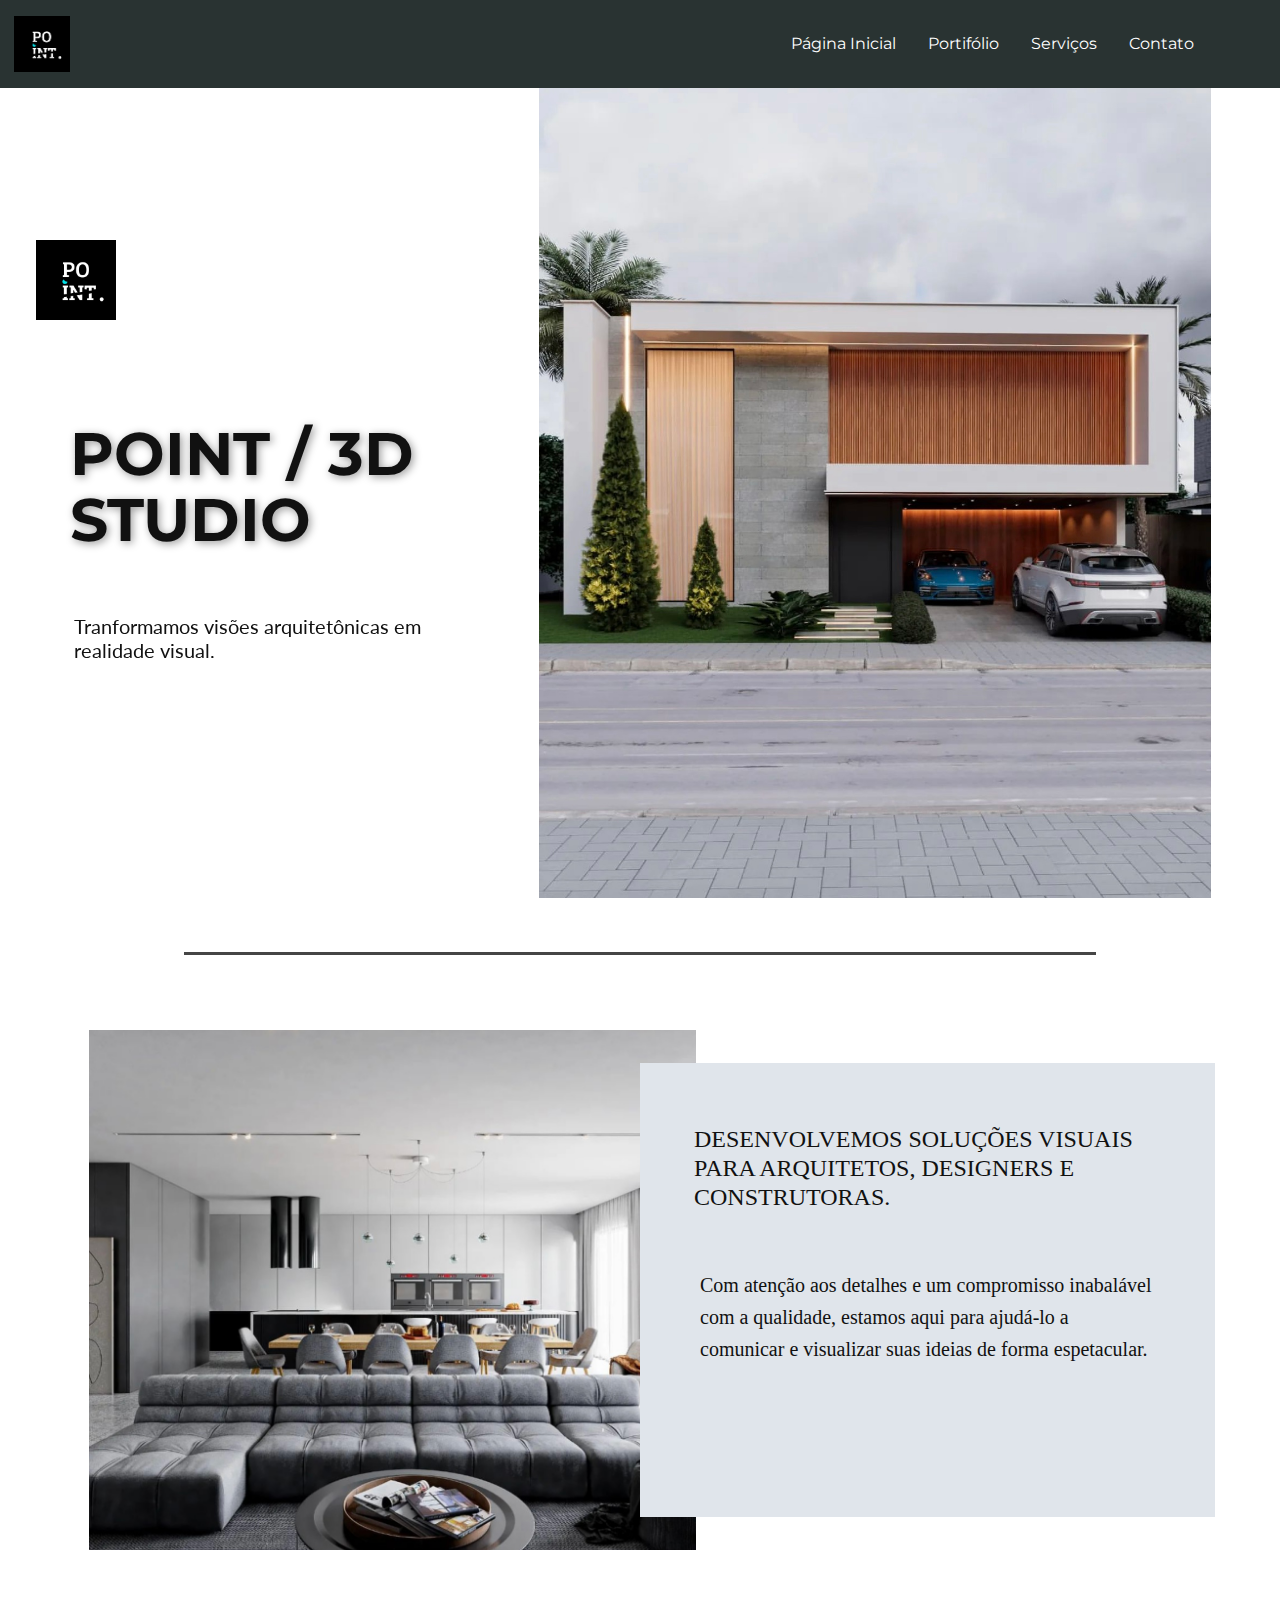
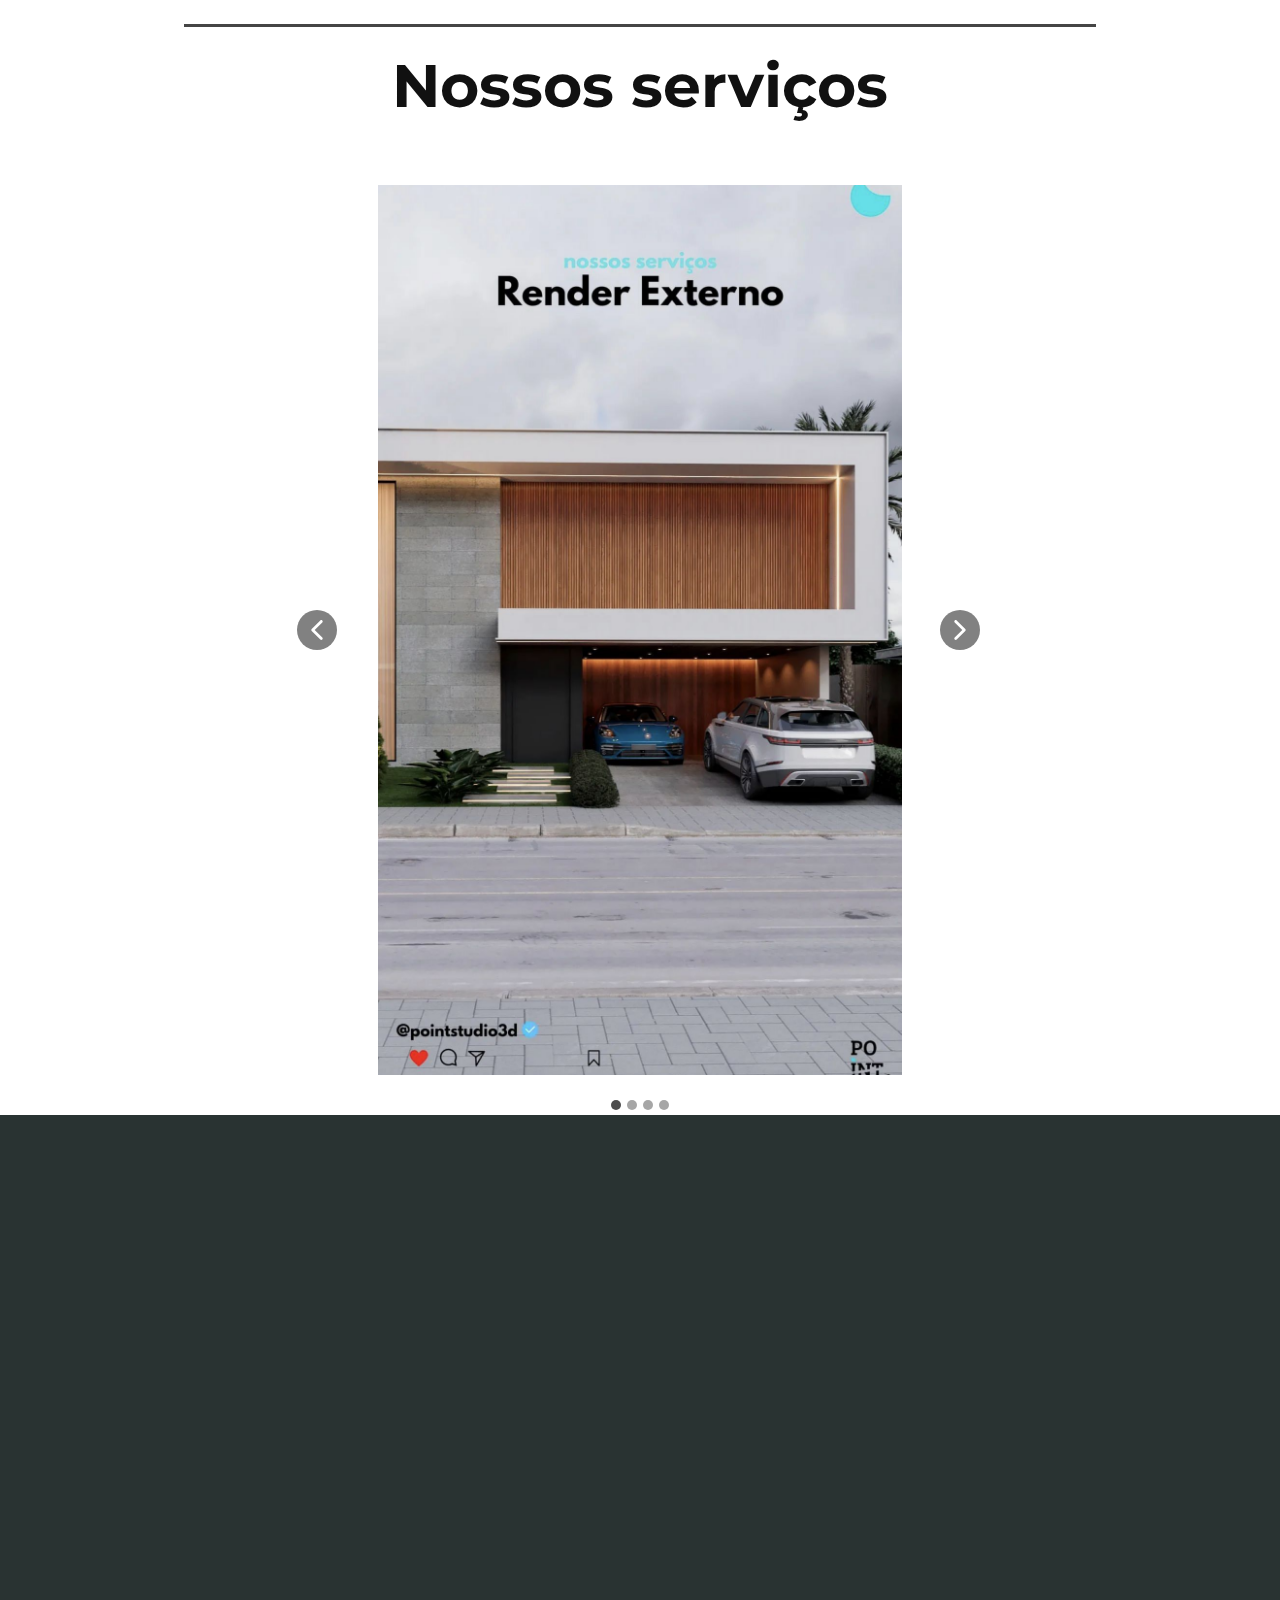
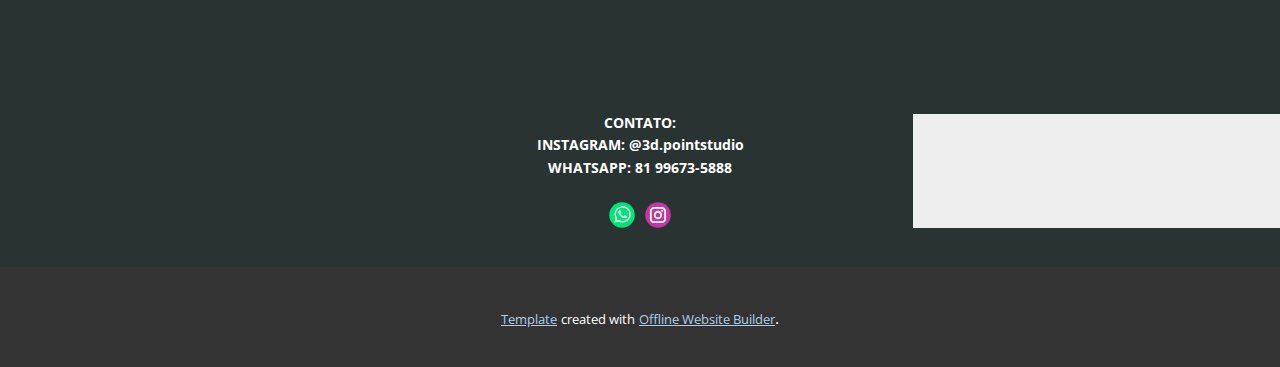
<file: Página-Inicial.html>
<!DOCTYPE html>
<html style="font-size: 16px;" lang="pt"><head>
    <meta name="viewport" content="width=device-width, initial-scale=1.0">
    <meta charset="utf-8">
    <meta name="keywords" content="Contact Me, Contact Me">
    <meta name="description" content="">
    <title>Página Inicial</title>
    <link rel="stylesheet" href="nicepage.css" media="screen">
<link rel="stylesheet" href="Página-Inicial.css" media="screen">
    <script class="u-script" type="text/javascript" src="jquery.js" defer=""></script>
    <script class="u-script" type="text/javascript" src="nicepage.js" defer=""></script>
    <meta name="generator" content="Nicepage 5.20.7, nicepage.com">
    <meta name="referrer" content="origin">
    <link id="u-theme-google-font" rel="stylesheet" href="https://fonts.googleapis.com/css?family=Roboto:100,100i,300,300i,400,400i,500,500i,700,700i,900,900i|Open+Sans:300,300i,400,400i,500,500i,600,600i,700,700i,800,800i">
    <link id="u-page-google-font" rel="stylesheet" href="https://fonts.googleapis.com/css?family=Montserrat:100,100i,200,200i,300,300i,400,400i,500,500i,600,600i,700,700i,800,800i,900,900i|Lato:100,100i,300,300i,400,400i,700,700i,900,900i">
    
    
    
    
    
    
    
    
    <script type="application/ld+json">{
		"@context": "http://schema.org",
		"@type": "Organization",
		"name": "",
		"logo": "images/b.jpg",
		"sameAs": [
				" linktr.ee/pointstudio3d",
				"https://www.instagram.com/3d.pointstudio/"
		]
}</script>
    <meta name="theme-color" content="#478ac9">
    <meta property="og:title" content="Página Inicial">
    <meta property="og:type" content="website">
  <meta data-intl-tel-input-cdn-path="intlTelInput/"></head>
  <body data-path-to-root="./" data-include-products="false" class="u-body u-xl-mode" data-lang="pt"><header class="u-clearfix u-header u-palette-4-dark-3 u-sticky u-header" id="sec-c59c" data-animation-name="" data-animation-duration="0" data-animation-delay="0" data-animation-direction=""><div class="u-clearfix u-sheet u-valign-middle u-sheet-1">
        <a href="https://nicepage.com" class="u-image u-logo u-image-1" data-image-width="1000" data-image-height="1000">
          <img src="images/b.jpg" class="u-logo-image u-logo-image-1">
        </a>
        <nav class="u-menu u-menu-one-level u-offcanvas u-menu-1">
          <div class="menu-collapse" style="font-size: 1rem; letter-spacing: 0px;">
            <a class="u-button-style u-custom-left-right-menu-spacing u-custom-padding-bottom u-custom-top-bottom-menu-spacing u-nav-link u-text-active-palette-1-base u-text-hover-palette-2-base" href="#">
              <svg class="u-svg-link" viewBox="0 0 24 24"><use xmlns:xlink="http://www.w3.org/1999/xlink" xlink:href="#menu-hamburger"></use></svg>
              <svg class="u-svg-content" version="1.1" id="menu-hamburger" viewBox="0 0 16 16" x="0px" y="0px" xmlns:xlink="http://www.w3.org/1999/xlink" xmlns="http://www.w3.org/2000/svg"><g><rect y="1" width="16" height="2"></rect><rect y="7" width="16" height="2"></rect><rect y="13" width="16" height="2"></rect>
</g></svg>
            </a>
          </div>
          <div class="u-custom-menu u-nav-container"></div>
          <div class="u-custom-menu u-nav-container-collapse">
            <div class="u-black u-container-style u-inner-container-layout u-opacity u-opacity-95 u-sidenav">
              <div class="u-inner-container-layout u-sidenav-overflow">
                <div class="u-menu-close"></div>
                <ul class="u-align-center u-nav u-popupmenu-items u-unstyled u-nav-1"><li class="u-nav-item"><a class="u-button-style u-nav-link" href="#">Item do Menu1</a>
</li></ul>
              </div>
            </div>
            <div class="u-black u-menu-overlay u-opacity u-opacity-70"></div>
          </div>
        </nav>
        <nav class="u-menu u-menu-one-level u-offcanvas u-menu-2">
          <div class="menu-collapse u-custom-font u-font-montserrat">
            <a class="u-button-style u-nav-link" href="#">
              <svg class="u-svg-link" viewBox="0 0 24 24"><use xmlns:xlink="http://www.w3.org/1999/xlink" xlink:href="#svg-3c36"></use></svg>
              <svg class="u-svg-content" version="1.1" id="svg-3c36" viewBox="0 0 16 16" x="0px" y="0px" xmlns:xlink="http://www.w3.org/1999/xlink" xmlns="http://www.w3.org/2000/svg"><g><rect y="1" width="16" height="2"></rect><rect y="7" width="16" height="2"></rect><rect y="13" width="16" height="2"></rect>
</g></svg>
            </a>
          </div>
          <div class="u-custom-menu u-nav-container">
            <ul class="u-custom-font u-font-montserrat u-nav u-unstyled u-nav-2"><li class="u-nav-item"><a class="u-button-style u-nav-link" href="Página-Inicial.html" style="padding: 10px 16px;">Página Inicial</a>
</li><li class="u-nav-item"><a class="u-button-style u-nav-link" href="Portifólio.html" style="padding: 10px 16px;">Portifólio</a>
</li><li class="u-nav-item"><a class="u-button-style u-nav-link" href="Serviços.html" style="padding: 10px 16px;">Serviços</a>
</li><li class="u-nav-item"><a class="u-button-style u-nav-link" href="Contato.html" style="padding: 10px 16px;">Contato</a>
</li></ul>
          </div>
          <div class="u-custom-menu u-nav-container-collapse">
            <div class="u-black u-container-style u-inner-container-layout u-opacity u-opacity-95 u-sidenav">
              <div class="u-inner-container-layout u-sidenav-overflow">
                <div class="u-menu-close"></div>
                <ul class="u-align-center u-nav u-popupmenu-items u-unstyled u-nav-3"><li class="u-nav-item"><a class="u-button-style u-nav-link" href="Página-Inicial.html">Página Inicial</a>
</li><li class="u-nav-item"><a class="u-button-style u-nav-link" href="Portifólio.html">Portifólio</a>
</li><li class="u-nav-item"><a class="u-button-style u-nav-link" href="Serviços.html">Serviços</a>
</li><li class="u-nav-item"><a class="u-button-style u-nav-link" href="Contato.html">Contato</a>
</li></ul>
              </div>
            </div>
            <div class="u-black u-menu-overlay u-opacity u-opacity-70"></div>
          </div>
        </nav>
      </div></header>
    <section class="u-align-center u-clearfix u-white u-section-1" id="carousel_8414">
      <div class="u-clearfix u-sheet u-valign-bottom u-sheet-1">
        <div class="custom-expanded data-layout-selected u-clearfix u-layout-wrap u-layout-wrap-1">
          <div class="u-layout">
            <div class="u-layout-row">
              <div class="u-align-left u-container-style u-layout-cell u-size-26 u-white u-layout-cell-1" data-animation-name="customAnimationIn" data-animation-duration="1500" data-animation-delay="500">
                <div class="u-container-layout u-container-layout-1">
                  <img class="u-image u-image-default u-preserve-proportions u-image-1" src="images/b.jpg" alt="" data-image-width="1000" data-image-height="1000">
                  <h1 class="u-align-left u-custom-font u-font-montserrat u-text u-title u-text-1" data-animation-name="" data-animation-duration="0" data-animation-delay="0" data-animation-direction="">POINT / 3D STUDIO</h1>
                  <h6 class="u-align-left u-custom-font u-font-lato u-text u-text-2">Tranformamos visões arquitetônicas em realidade visual.</h6>
                </div>
              </div>
              <div class="u-align-left u-container-style u-image u-layout-cell u-size-34 u-image-2" data-animation-name="customAnimationIn" data-animation-duration="1500" data-animation-delay="250" data-image-width="1242" data-image-height="1539">
                <div class="u-container-layout u-container-layout-2"></div>
              </div>
            </div>
          </div>
        </div>
      </div>
    </section>
    <section class="u-align-center u-clearfix u-white u-section-2" id="sec-5075">
      <div class="u-clearfix u-sheet u-sheet-1"></div>
    </section>
    <section class="u-clearfix u-white u-section-3" id="sec-565f">
      <div class="u-clearfix u-sheet u-sheet-1">
        <div class="u-absolute-hcenter u-border-3 u-border-grey-dark-1 u-line u-line-horizontal u-line-1"></div>
        <div class="u-border-3 u-border-grey-dark-1 u-line u-line-horizontal u-line-2"></div>
        <img class="u-align-left u-image u-image-1" data-image-width="1242" data-image-height="1548" src="images/IMG_E6801.JPG">
        <div class="u-container-style u-group u-palette-5-light-2 u-group-1">
          <div class="u-container-layout u-container-layout-1">
            <h5 class="u-custom-font u-font-georgia u-text u-text-1"> DESENVOLVEMOS S​OLUÇÕES VISUAIS PARA ARQUITETOS, DESIGNERS E CONSTRUTORAS.</h5>
            <p class="u-custom-font u-font-georgia u-text u-text-2"> Com atenção aos detalhes e um compromisso inabalável com a qualidade, estamos aqui para ajudá-lo a comunicar e visualizar suas ideias de forma espetacular.</p>
          </div>
        </div>
      </div>
    </section>
    <section class="u-align-center u-clearfix u-white u-section-4" id="sec-6c78">
      <div class="u-clearfix u-sheet u-valign-middle u-sheet-1">
        <h1 class="u-custom-font u-font-montserrat u-text u-text-default u-text-1">Nossos serviços</h1>
      </div>
    </section>
    <section class="u-align-center u-clearfix u-white u-section-5" id="sec-b093">
      <div class="u-clearfix u-sheet u-sheet-1">
        <div class="custom-expanded u-carousel u-gallery u-gallery-slider u-layout-carousel u-lightbox u-no-transition u-show-text-on-hover u-gallery-1" id="carousel-27e6" data-interval="5000" data-u-ride="carousel">
          <ol class="u-absolute-hcenter u-carousel-indicators u-carousel-indicators-1">
            <li data-u-target="#carousel-27e6" data-u-slide-to="0" class="u-active u-grey-70 u-shape-circle" style="width: 10px; height: 10px;"></li>
            <li data-u-target="#carousel-27e6" data-u-slide-to="1" class="u-grey-70 u-shape-circle" style="width: 10px; height: 10px;"></li>
            <li data-u-target="#carousel-27e6" data-u-slide-to="2" class="u-grey-70 u-shape-circle" style="width: 10px; height: 10px;"></li>
            <li data-u-target="#carousel-27e6" data-u-slide-to="3" class="u-grey-70 u-shape-circle" style="width: 10px; height: 10px;"></li>
          </ol>
          <div class="u-carousel-inner u-gallery-inner" role="listbox">
            <div class="u-active u-carousel-item u-effect-fade u-gallery-item u-carousel-item-1" data-image-width="1242" data-image-height="2208">
              <div class="u-back-slide">
                <img class="u-back-image u-expanded" src="images/IMG_6786.PNG">
              </div>
              <div class="u-align-center u-over-slide u-shading u-valign-bottom u-over-slide-1"></div>
              <style data-mode="XL"></style>
              <style data-mode="LG"></style>
              <style data-mode="MD"></style>
              <style data-mode="SM"></style>
              <style data-mode="XS"></style>
            </div>
            <div class="u-carousel-item u-effect-fade u-gallery-item u-carousel-item-2" data-image-width="1242" data-image-height="2186">
              <div class="u-back-slide">
                <img class="u-back-image u-expanded" src="images/IMG_6787.PNG">
              </div>
              <div class="u-align-center u-over-slide u-shading u-valign-bottom u-over-slide-2"></div>
              <style data-mode="XL"></style>
              <style data-mode="LG"></style>
              <style data-mode="MD"></style>
              <style data-mode="SM"></style>
              <style data-mode="XS"></style>
            </div>
            <div class="u-carousel-item u-effect-fade u-gallery-item u-carousel-item-3" data-image-width="1242" data-image-height="2208">
              <div class="u-back-slide">
                <img class="u-back-image u-expanded" src="images/IMG_6788.PNG">
              </div>
              <div class="u-align-center u-over-slide u-shading u-valign-bottom u-over-slide-3"></div>
              <style data-mode="XL"></style>
              <style data-mode="LG"></style>
              <style data-mode="MD"></style>
              <style data-mode="SM"></style>
              <style data-mode="XS"></style>
            </div>
            <div class="u-carousel-item u-effect-fade u-gallery-item u-carousel-item-4" data-image-width="1242" data-image-height="2208">
              <div class="u-back-slide">
                <img class="u-back-image u-expanded" src="images/IMG_6789.PNG">
              </div>
              <div class="u-align-center u-over-slide u-shading u-valign-bottom u-over-slide-4"></div>
              <style data-mode="XL"></style>
              <style data-mode="LG"></style>
              <style data-mode="MD"></style>
              <style data-mode="SM"></style>
              <style data-mode="XS"></style>
            </div>
          </div>
          <a class="u-absolute-vcenter u-carousel-control u-carousel-control-prev u-grey-70 u-icon-circle u-opacity u-opacity-70 u-spacing-10 u-text-white u-carousel-control-1" href="#carousel-27e6" role="button" data-u-slide="prev">
            <span aria-hidden="true">
              <svg viewBox="0 0 451.847 451.847"><path d="M97.141,225.92c0-8.095,3.091-16.192,9.259-22.366L300.689,9.27c12.359-12.359,32.397-12.359,44.751,0
c12.354,12.354,12.354,32.388,0,44.748L173.525,225.92l171.903,171.909c12.354,12.354,12.354,32.391,0,44.744
c-12.354,12.365-32.386,12.365-44.745,0l-194.29-194.281C100.226,242.115,97.141,234.018,97.141,225.92z"></path></svg>
            </span>
            <span class="sr-only">
              <svg viewBox="0 0 451.847 451.847"><path d="M97.141,225.92c0-8.095,3.091-16.192,9.259-22.366L300.689,9.27c12.359-12.359,32.397-12.359,44.751,0
c12.354,12.354,12.354,32.388,0,44.748L173.525,225.92l171.903,171.909c12.354,12.354,12.354,32.391,0,44.744
c-12.354,12.365-32.386,12.365-44.745,0l-194.29-194.281C100.226,242.115,97.141,234.018,97.141,225.92z"></path></svg>
            </span>
          </a>
          <a class="u-absolute-vcenter u-carousel-control u-carousel-control-next u-grey-70 u-icon-circle u-opacity u-opacity-70 u-spacing-10 u-text-white u-carousel-control-2" href="#carousel-27e6" role="button" data-u-slide="next">
            <span aria-hidden="true">
              <svg viewBox="0 0 451.846 451.847"><path d="M345.441,248.292L151.154,442.573c-12.359,12.365-32.397,12.365-44.75,0c-12.354-12.354-12.354-32.391,0-44.744
L278.318,225.92L106.409,54.017c-12.354-12.359-12.354-32.394,0-44.748c12.354-12.359,32.391-12.359,44.75,0l194.287,194.284
c6.177,6.18,9.262,14.271,9.262,22.366C354.708,234.018,351.617,242.115,345.441,248.292z"></path></svg>
            </span>
            <span class="sr-only">
              <svg viewBox="0 0 451.846 451.847"><path d="M345.441,248.292L151.154,442.573c-12.359,12.365-32.397,12.365-44.75,0c-12.354-12.354-12.354-32.391,0-44.744
L278.318,225.92L106.409,54.017c-12.354-12.359-12.354-32.394,0-44.748c12.354-12.359,32.391-12.359,44.75,0l194.287,194.284
c6.177,6.18,9.262,14.271,9.262,22.366C354.708,234.018,351.617,242.115,345.441,248.292z"></path></svg>
            </span>
          </a>
        </div>
      </div>
    </section>
    <section class="u-clearfix u-palette-4-dark-3 u-section-6" id="carousel_b8d1">
      <div class="u-clearfix u-sheet u-sheet-1">
        <div class="data-layout-selected u-clearfix u-expanded-width u-layout-wrap u-layout-wrap-1">
          <div class="u-layout">
            <div class="u-layout-row">
              <div class="u-container-style u-layout-cell u-left-cell u-size-30 u-layout-cell-1" data-animation-name="customAnimationIn" data-animation-duration="1500" data-animation-delay="250">
                <div class="u-container-layout u-container-layout-1">
                  <h2 class="u-text u-text-1">Fale conosco</h2>
                  <h5 class="u-text u-text-2">Entre em contato conosco e faça sua imagem.<br>
                    <br>
                  </h5>
                </div>
              </div>
              <div class="u-container-style u-layout-cell u-right-cell u-size-30 u-layout-cell-2" data-animation-name="customAnimationIn" data-animation-duration="1500" data-animation-delay="500">
                <div class="u-container-layout u-container-layout-2">
                  <div class="u-expanded-width u-form u-form-1">
                    <form action="https://forms.nicepagesrv.com/v2/form/process" class="u-clearfix u-form-spacing-15 u-form-vertical u-inner-form" style="padding: 15px;" source="email" name="form">
                      <div class="u-form-group u-form-name u-label-none">
                        <label for="name-6797" class="u-label">Name</label>
                        <input type="text" placeholder="Name" id="name-6797" name="name" class="u-input u-input-rectangle" required="">
                      </div>
                      <div class="u-form-email u-form-group u-label-none">
                        <label for="email-6797" class="u-label">Email</label>
                        <input type="email" placeholder="Email" id="email-6797" name="email" class="u-input u-input-rectangle" required="">
                      </div>
                      <div class="u-form-group u-form-message u-label-none">
                        <label for="message-6797" class="u-label">Address</label>
                        <textarea placeholder="Address" rows="4" cols="50" id="message-6797" name="message" class="u-input u-input-rectangle" required=""></textarea>
                      </div>
                      <div class="u-align-left u-form-group u-form-submit">
                        <a href="#" class="u-btn u-btn-submit u-button-style">Submit</a>
                        <input type="submit" value="submit" class="u-form-control-hidden">
                      </div>
                      <div class="u-form-send-message u-form-send-success">Thank you! Your message has been sent.</div>
                      <div class="u-form-send-error u-form-send-message">Unable to send your message. Please fix errors then try again.</div>
                      <input type="hidden" value="" name="recaptchaResponse">
                      <input type="hidden" name="formServices" value="ba6da08c-4b4a-d678-c044-96c902029107">
                    </form>
                  </div>
                </div>
              </div>
            </div>
          </div>
        </div>
      </div>
    </section>
    
    
    
    <footer class="u-align-center u-clearfix u-footer u-palette-4-dark-3 u-footer" id="sec-49c3"><div class="u-clearfix u-sheet u-sheet-1">
        <p class="u-small-text u-text u-text-variant u-text-1">CONTATO:<br>INSTAGRAM: @3d.pointstudio<br>WHATSAPP: 81 99673-5888<br>
          <br>
        </p>
        <div class="u-social-icons u-spacing-10 u-social-icons-1">
          <a class="u-social-url" target="_blank" data-type="Whatsapp" title="Whatsapp" href=" linktr.ee/pointstudio3d"><span class="u-icon u-social-icon u-social-whatsapp u-icon-1"><svg class="u-svg-link" preserveAspectRatio="xMidYMin slice" viewBox="0 0 112 112" style=""><use xmlns:xlink="http://www.w3.org/1999/xlink" xlink:href="#svg-0ccf"></use></svg><svg class="u-svg-content" viewBox="0 0 112 112" x="0" y="0" id="svg-0ccf"><circle fill="currentColor" cx="56.1" cy="56.1" r="55"></circle><path fill="#FFFFFF" d="M83.8,28.3C77.2,21.7,68.4,18,59,18c-19.3,0-35.1,15.7-35.1,35.1c0,6.2,1.6,12.2,4.7,17.5l-5,18.2L42.2,84
	c5.1,2.8,10.9,4.3,16.8,4.3h0l0,0c19.3,0,35.1-15.7,35.1-35.1C94.1,43.8,90.5,35,83.8,28.3 M59,82.3L59,82.3
	c-5.2,0-10.4-1.4-14.9-4.1l-1.1-0.6l-11,2.9L35,69.8l-0.7-1.1c-2.9-4.6-4.5-10-4.5-15.5C29.8,37,42.9,24,59,24
	c7.8,0,15.1,3,20.6,8.6c5.5,5.5,8.5,12.8,8.5,20.6C88.2,69.2,75.1,82.3,59,82.3 M75,60.5c-0.9-0.4-5.2-2.6-6-2.9
	c-0.8-0.3-1.4-0.4-2,0.4s-2.3,2.9-2.8,3.4c-0.5,0.6-1,0.7-1.9,0.2c-0.9-0.4-3.7-1.4-7.1-4.4c-2.6-2.3-4.4-5.2-4.9-6.1
	c-0.5-0.9-0.1-1.4,0.4-1.8c0.4-0.4,0.9-1,1.3-1.5c0.4-0.5,0.6-0.9,0.9-1.5c0.3-0.6,0.1-1.1-0.1-1.5c-0.2-0.4-2-4.8-2.7-6.5
	c-0.7-1.7-1.4-1.5-2-1.5c-0.5,0-1.1,0-1.7,0c-0.6,0-1.5,0.2-2.3,1.1c-0.8,0.9-3.1,3-3.1,7.3c0,4.3,3.1,8.5,3.6,9.1
	c0.4,0.6,6.2,9.4,15,13.2c2.1,0.9,3.7,1.4,5,1.8c2.1,0.7,4,0.6,5.5,0.3c1.7-0.3,5.2-2.1,5.9-4.2c0.7-2,0.7-3.8,0.5-4.2
	C76.5,61.1,75.9,60.9,75,60.5"></path></svg></span>
          </a>
          <a class="u-social-url" target="_blank" data-type="Instagram" title="Instagram" href="https://www.instagram.com/3d.pointstudio/"><span class="u-icon u-social-icon u-social-instagram u-icon-2"><svg class="u-svg-link" preserveAspectRatio="xMidYMin slice" viewBox="0 0 112 112" style=""><use xmlns:xlink="http://www.w3.org/1999/xlink" xlink:href="#svg-5caa"></use></svg><svg class="u-svg-content" viewBox="0 0 112 112" x="0" y="0" id="svg-5caa"><circle fill="currentColor" cx="56.1" cy="56.1" r="55"></circle><path fill="#FFFFFF" d="M55.9,38.2c-9.9,0-17.9,8-17.9,17.9C38,66,46,74,55.9,74c9.9,0,17.9-8,17.9-17.9C73.8,46.2,65.8,38.2,55.9,38.2
      z M55.9,66.4c-5.7,0-10.3-4.6-10.3-10.3c-0.1-5.7,4.6-10.3,10.3-10.3c5.7,0,10.3,4.6,10.3,10.3C66.2,61.8,61.6,66.4,55.9,66.4z"></path><path fill="#FFFFFF" d="M74.3,33.5c-2.3,0-4.2,1.9-4.2,4.2s1.9,4.2,4.2,4.2s4.2-1.9,4.2-4.2S76.6,33.5,74.3,33.5z"></path><path fill="#FFFFFF" d="M73.1,21.3H38.6c-9.7,0-17.5,7.9-17.5,17.5v34.5c0,9.7,7.9,17.6,17.5,17.6h34.5c9.7,0,17.5-7.9,17.5-17.5V38.8
      C90.6,29.1,82.7,21.3,73.1,21.3z M83,73.3c0,5.5-4.5,9.9-9.9,9.9H38.6c-5.5,0-9.9-4.5-9.9-9.9V38.8c0-5.5,4.5-9.9,9.9-9.9h34.5
      c5.5,0,9.9,4.5,9.9,9.9V73.3z"></path></svg></span>
          </a>
        </div>
        <div class="u-grey-light-2 u-map u-map-1">
          <div class="embed-responsive">
            <iframe class="embed-responsive-item" src="https://maps.google.com/maps?output=embed&amp;q=Passira%2C%20PE&amp;z=10&amp;t=m" data-map="[base64]"></iframe>
          </div>
        </div>
      </div></footer>
    <section class="u-backlink u-clearfix u-grey-80">
      <a class="u-link" href="templates" target="_blank">
        <span>Template</span>
      </a>
      <p class="u-text">
        <span>created with</span>
      </p>
      <a class="u-link" href="" target="_blank">
        <span>Offline Website Builder</span>
      </a>. 
    </section>
  
</body></html>
</file>
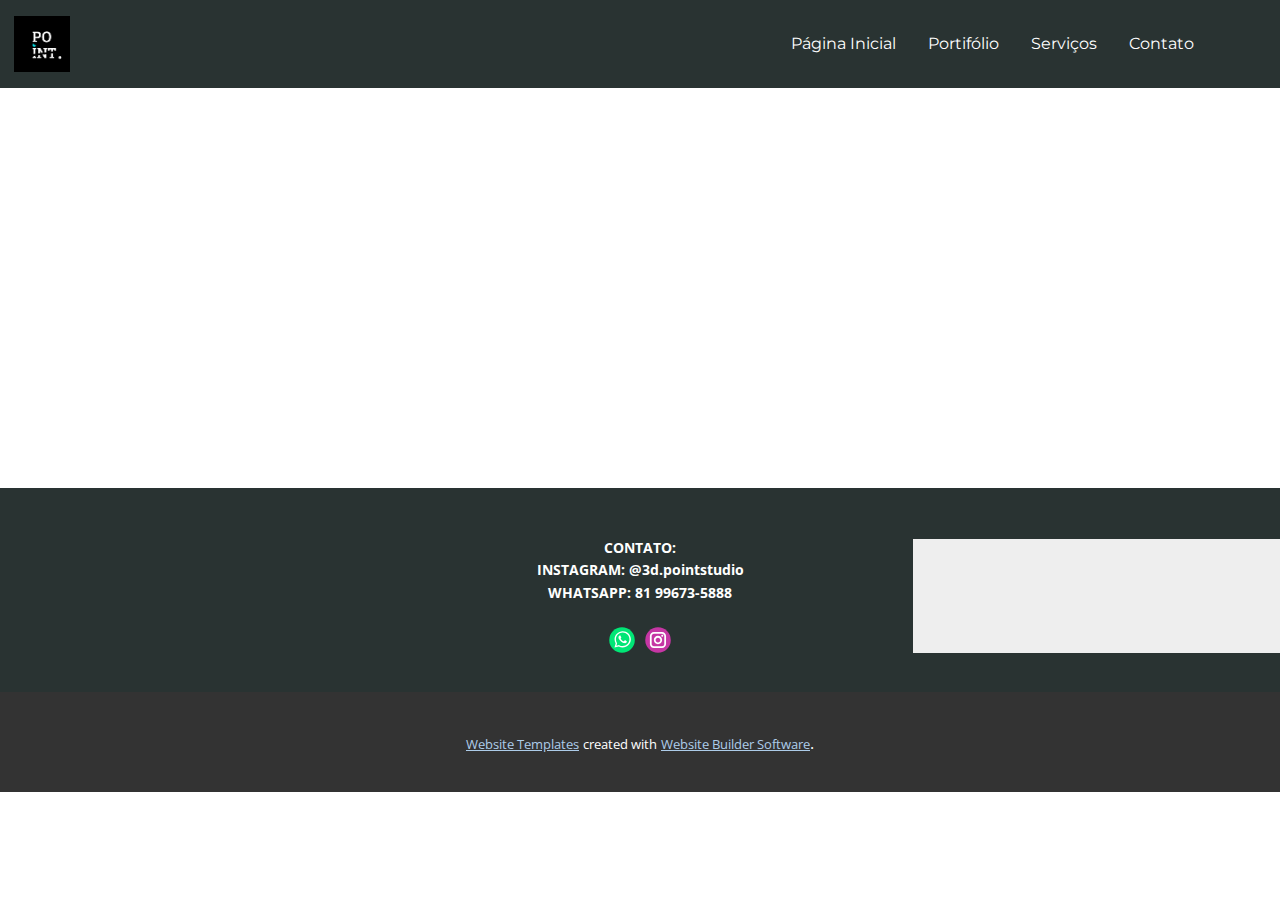
<file: Serviços.html>
<!DOCTYPE html>
<html style="font-size: 16px;" lang="pt"><head>
    <meta name="viewport" content="width=device-width, initial-scale=1.0">
    <meta charset="utf-8">
    <meta name="keywords" content="">
    <meta name="description" content="">
    <title>Serviços</title>
    <link rel="stylesheet" href="nicepage.css" media="screen">
<link rel="stylesheet" href="Serviços.css" media="screen">
    <script class="u-script" type="text/javascript" src="jquery.js" defer=""></script>
    <script class="u-script" type="text/javascript" src="nicepage.js" defer=""></script>
    <meta name="generator" content="Nicepage 5.20.7, nicepage.com">
    <link id="u-theme-google-font" rel="stylesheet" href="https://fonts.googleapis.com/css?family=Roboto:100,100i,300,300i,400,400i,500,500i,700,700i,900,900i|Open+Sans:300,300i,400,400i,500,500i,600,600i,700,700i,800,800i">
    <link id="u-page-google-font" rel="stylesheet" href="https://fonts.googleapis.com/css?family=Montserrat:100,100i,200,200i,300,300i,400,400i,500,500i,600,600i,700,700i,800,800i,900,900i">
    
    
    
    <script type="application/ld+json">{
		"@context": "http://schema.org",
		"@type": "Organization",
		"name": "",
		"logo": "images/b.jpg",
		"sameAs": [
				" linktr.ee/pointstudio3d",
				"https://www.instagram.com/3d.pointstudio/"
		]
}</script>
    <meta name="theme-color" content="#478ac9">
    <meta property="og:title" content="Serviços">
    <meta property="og:type" content="website">
  <meta data-intl-tel-input-cdn-path="intlTelInput/"></head>
  <body data-path-to-root="./" data-include-products="false" class="u-body u-xl-mode" data-lang="pt"><header class="u-clearfix u-header u-palette-4-dark-3 u-sticky u-header" id="sec-c59c" data-animation-name="" data-animation-duration="0" data-animation-delay="0" data-animation-direction=""><div class="u-clearfix u-sheet u-valign-middle u-sheet-1">
        <a href="https://nicepage.com" class="u-image u-logo u-image-1" data-image-width="1000" data-image-height="1000">
          <img src="images/b.jpg" class="u-logo-image u-logo-image-1">
        </a>
        <nav class="u-menu u-menu-one-level u-offcanvas u-menu-1">
          <div class="menu-collapse" style="font-size: 1rem; letter-spacing: 0px;">
            <a class="u-button-style u-custom-left-right-menu-spacing u-custom-padding-bottom u-custom-top-bottom-menu-spacing u-nav-link u-text-active-palette-1-base u-text-hover-palette-2-base" href="#">
              <svg class="u-svg-link" viewBox="0 0 24 24"><use xmlns:xlink="http://www.w3.org/1999/xlink" xlink:href="#menu-hamburger"></use></svg>
              <svg class="u-svg-content" version="1.1" id="menu-hamburger" viewBox="0 0 16 16" x="0px" y="0px" xmlns:xlink="http://www.w3.org/1999/xlink" xmlns="http://www.w3.org/2000/svg"><g><rect y="1" width="16" height="2"></rect><rect y="7" width="16" height="2"></rect><rect y="13" width="16" height="2"></rect>
</g></svg>
            </a>
          </div>
          <div class="u-custom-menu u-nav-container"></div>
          <div class="u-custom-menu u-nav-container-collapse">
            <div class="u-black u-container-style u-inner-container-layout u-opacity u-opacity-95 u-sidenav">
              <div class="u-inner-container-layout u-sidenav-overflow">
                <div class="u-menu-close"></div>
                <ul class="u-align-center u-nav u-popupmenu-items u-unstyled u-nav-1"><li class="u-nav-item"><a class="u-button-style u-nav-link" href="#">Item do Menu1</a>
</li></ul>
              </div>
            </div>
            <div class="u-black u-menu-overlay u-opacity u-opacity-70"></div>
          </div>
        </nav>
        <nav class="u-menu u-menu-one-level u-offcanvas u-menu-2">
          <div class="menu-collapse u-custom-font u-font-montserrat">
            <a class="u-button-style u-nav-link" href="#">
              <svg class="u-svg-link" viewBox="0 0 24 24"><use xmlns:xlink="http://www.w3.org/1999/xlink" xlink:href="#svg-3c36"></use></svg>
              <svg class="u-svg-content" version="1.1" id="svg-3c36" viewBox="0 0 16 16" x="0px" y="0px" xmlns:xlink="http://www.w3.org/1999/xlink" xmlns="http://www.w3.org/2000/svg"><g><rect y="1" width="16" height="2"></rect><rect y="7" width="16" height="2"></rect><rect y="13" width="16" height="2"></rect>
</g></svg>
            </a>
          </div>
          <div class="u-custom-menu u-nav-container">
            <ul class="u-custom-font u-font-montserrat u-nav u-unstyled u-nav-2"><li class="u-nav-item"><a class="u-button-style u-nav-link" href="Página-Inicial.html" style="padding: 10px 16px;">Página Inicial</a>
</li><li class="u-nav-item"><a class="u-button-style u-nav-link" href="Portifólio.html" style="padding: 10px 16px;">Portifólio</a>
</li><li class="u-nav-item"><a class="u-button-style u-nav-link" href="Serviços.html" style="padding: 10px 16px;">Serviços</a>
</li><li class="u-nav-item"><a class="u-button-style u-nav-link" href="Contato.html" style="padding: 10px 16px;">Contato</a>
</li></ul>
          </div>
          <div class="u-custom-menu u-nav-container-collapse">
            <div class="u-black u-container-style u-inner-container-layout u-opacity u-opacity-95 u-sidenav">
              <div class="u-inner-container-layout u-sidenav-overflow">
                <div class="u-menu-close"></div>
                <ul class="u-align-center u-nav u-popupmenu-items u-unstyled u-nav-3"><li class="u-nav-item"><a class="u-button-style u-nav-link" href="Página-Inicial.html">Página Inicial</a>
</li><li class="u-nav-item"><a class="u-button-style u-nav-link" href="Portifólio.html">Portifólio</a>
</li><li class="u-nav-item"><a class="u-button-style u-nav-link" href="Serviços.html">Serviços</a>
</li><li class="u-nav-item"><a class="u-button-style u-nav-link" href="Contato.html">Contato</a>
</li></ul>
              </div>
            </div>
            <div class="u-black u-menu-overlay u-opacity u-opacity-70"></div>
          </div>
        </nav>
      </div></header>
    <section class="u-clearfix u-section-1" id="sec-bc88">
      <div class="u-clearfix u-sheet u-sheet-1"></div>
    </section>
    
    
    
    <footer class="u-align-center u-clearfix u-footer u-palette-4-dark-3 u-footer" id="sec-49c3"><div class="u-clearfix u-sheet u-sheet-1">
        <p class="u-small-text u-text u-text-variant u-text-1">CONTATO:<br>INSTAGRAM: @3d.pointstudio<br>WHATSAPP: 81 99673-5888<br>
          <br>
        </p>
        <div class="u-social-icons u-spacing-10 u-social-icons-1">
          <a class="u-social-url" target="_blank" data-type="Whatsapp" title="Whatsapp" href=" linktr.ee/pointstudio3d"><span class="u-icon u-social-icon u-social-whatsapp u-icon-1"><svg class="u-svg-link" preserveAspectRatio="xMidYMin slice" viewBox="0 0 112 112" style=""><use xmlns:xlink="http://www.w3.org/1999/xlink" xlink:href="#svg-0ccf"></use></svg><svg class="u-svg-content" viewBox="0 0 112 112" x="0" y="0" id="svg-0ccf"><circle fill="currentColor" cx="56.1" cy="56.1" r="55"></circle><path fill="#FFFFFF" d="M83.8,28.3C77.2,21.7,68.4,18,59,18c-19.3,0-35.1,15.7-35.1,35.1c0,6.2,1.6,12.2,4.7,17.5l-5,18.2L42.2,84
	c5.1,2.8,10.9,4.3,16.8,4.3h0l0,0c19.3,0,35.1-15.7,35.1-35.1C94.1,43.8,90.5,35,83.8,28.3 M59,82.3L59,82.3
	c-5.2,0-10.4-1.4-14.9-4.1l-1.1-0.6l-11,2.9L35,69.8l-0.7-1.1c-2.9-4.6-4.5-10-4.5-15.5C29.8,37,42.9,24,59,24
	c7.8,0,15.1,3,20.6,8.6c5.5,5.5,8.5,12.8,8.5,20.6C88.2,69.2,75.1,82.3,59,82.3 M75,60.5c-0.9-0.4-5.2-2.6-6-2.9
	c-0.8-0.3-1.4-0.4-2,0.4s-2.3,2.9-2.8,3.4c-0.5,0.6-1,0.7-1.9,0.2c-0.9-0.4-3.7-1.4-7.1-4.4c-2.6-2.3-4.4-5.2-4.9-6.1
	c-0.5-0.9-0.1-1.4,0.4-1.8c0.4-0.4,0.9-1,1.3-1.5c0.4-0.5,0.6-0.9,0.9-1.5c0.3-0.6,0.1-1.1-0.1-1.5c-0.2-0.4-2-4.8-2.7-6.5
	c-0.7-1.7-1.4-1.5-2-1.5c-0.5,0-1.1,0-1.7,0c-0.6,0-1.5,0.2-2.3,1.1c-0.8,0.9-3.1,3-3.1,7.3c0,4.3,3.1,8.5,3.6,9.1
	c0.4,0.6,6.2,9.4,15,13.2c2.1,0.9,3.7,1.4,5,1.8c2.1,0.7,4,0.6,5.5,0.3c1.7-0.3,5.2-2.1,5.9-4.2c0.7-2,0.7-3.8,0.5-4.2
	C76.5,61.1,75.9,60.9,75,60.5"></path></svg></span>
          </a>
          <a class="u-social-url" target="_blank" data-type="Instagram" title="Instagram" href="https://www.instagram.com/3d.pointstudio/"><span class="u-icon u-social-icon u-social-instagram u-icon-2"><svg class="u-svg-link" preserveAspectRatio="xMidYMin slice" viewBox="0 0 112 112" style=""><use xmlns:xlink="http://www.w3.org/1999/xlink" xlink:href="#svg-5caa"></use></svg><svg class="u-svg-content" viewBox="0 0 112 112" x="0" y="0" id="svg-5caa"><circle fill="currentColor" cx="56.1" cy="56.1" r="55"></circle><path fill="#FFFFFF" d="M55.9,38.2c-9.9,0-17.9,8-17.9,17.9C38,66,46,74,55.9,74c9.9,0,17.9-8,17.9-17.9C73.8,46.2,65.8,38.2,55.9,38.2
      z M55.9,66.4c-5.7,0-10.3-4.6-10.3-10.3c-0.1-5.7,4.6-10.3,10.3-10.3c5.7,0,10.3,4.6,10.3,10.3C66.2,61.8,61.6,66.4,55.9,66.4z"></path><path fill="#FFFFFF" d="M74.3,33.5c-2.3,0-4.2,1.9-4.2,4.2s1.9,4.2,4.2,4.2s4.2-1.9,4.2-4.2S76.6,33.5,74.3,33.5z"></path><path fill="#FFFFFF" d="M73.1,21.3H38.6c-9.7,0-17.5,7.9-17.5,17.5v34.5c0,9.7,7.9,17.6,17.5,17.6h34.5c9.7,0,17.5-7.9,17.5-17.5V38.8
      C90.6,29.1,82.7,21.3,73.1,21.3z M83,73.3c0,5.5-4.5,9.9-9.9,9.9H38.6c-5.5,0-9.9-4.5-9.9-9.9V38.8c0-5.5,4.5-9.9,9.9-9.9h34.5
      c5.5,0,9.9,4.5,9.9,9.9V73.3z"></path></svg></span>
          </a>
        </div>
        <div class="u-grey-light-2 u-map u-map-1">
          <div class="embed-responsive">
            <iframe class="embed-responsive-item" src="https://maps.google.com/maps?output=embed&amp;q=Passira%2C%20PE&amp;z=10&amp;t=m" data-map="[base64]"></iframe>
          </div>
        </div>
      </div></footer>
    <section class="u-backlink u-clearfix u-grey-80">
      <a class="u-link" href="https://nicepage.com/website-templates" target="_blank">
        <span>Website Templates</span>
      </a>
      <p class="u-text">
        <span>created with</span>
      </p>
      <a class="u-link" href="" target="_blank">
        <span>Website Builder Software</span>
      </a>. 
    </section>
  
</body></html>
</file>
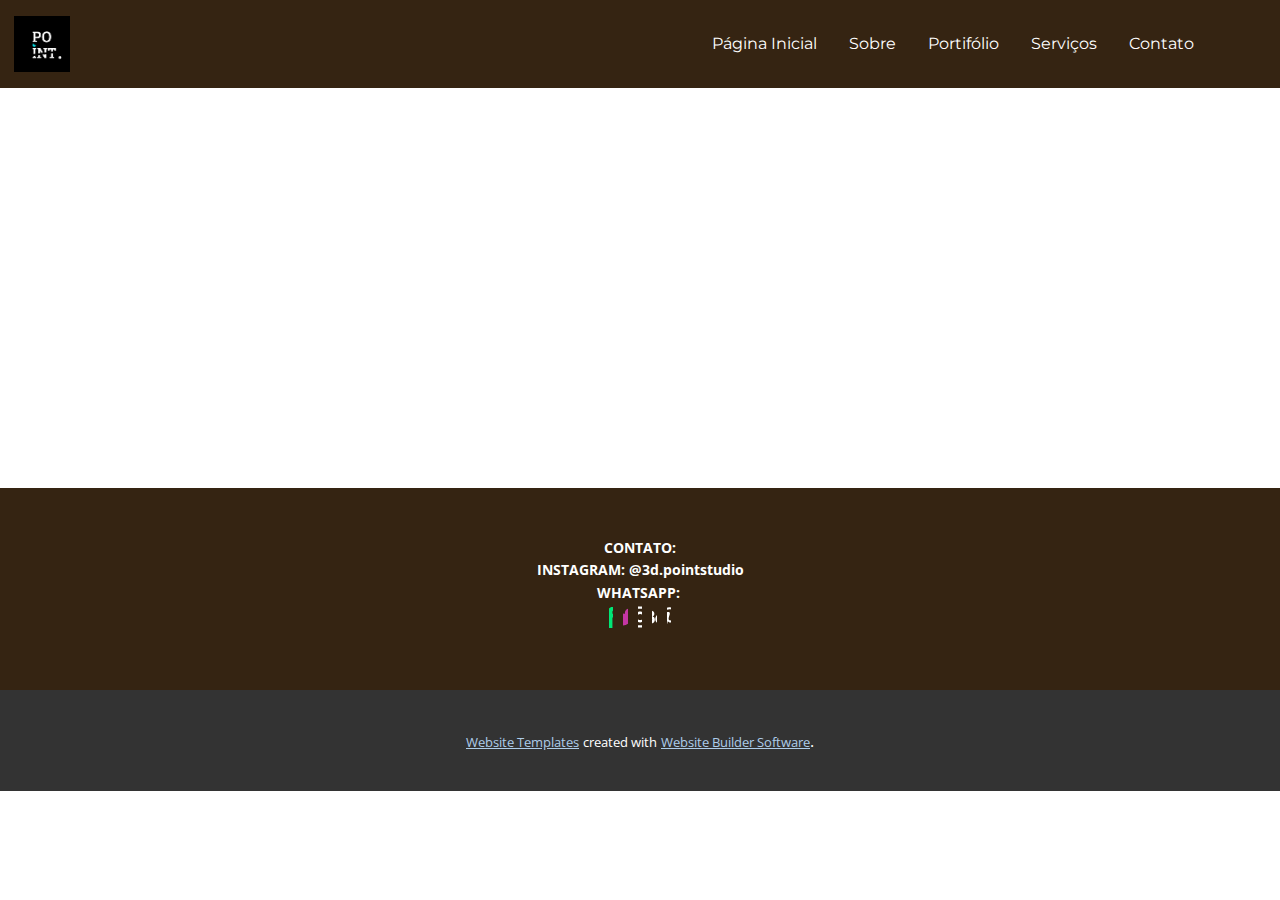
<file: Sobre.html>
<!DOCTYPE html>
<html style="font-size: 16px;" lang="pt"><head>
    <meta name="viewport" content="width=device-width, initial-scale=1.0">
    <meta charset="utf-8">
    <meta name="keywords" content="">
    <meta name="description" content="">
    <title>Sobre</title>
    <link rel="stylesheet" href="nicepage.css" media="screen">
<link rel="stylesheet" href="Sobre.css" media="screen">
    <script class="u-script" type="text/javascript" src="jquery.js" defer=""></script>
    <script class="u-script" type="text/javascript" src="nicepage.js" defer=""></script>
    <meta name="generator" content="Nicepage 5.20.7, nicepage.com">
    <link id="u-theme-google-font" rel="stylesheet" href="https://fonts.googleapis.com/css?family=Roboto:100,100i,300,300i,400,400i,500,500i,700,700i,900,900i|Open+Sans:300,300i,400,400i,500,500i,600,600i,700,700i,800,800i">
    <link id="u-page-google-font" rel="stylesheet" href="https://fonts.googleapis.com/css?family=Montserrat:100,100i,200,200i,300,300i,400,400i,500,500i,600,600i,700,700i,800,800i,900,900i">
    
    
    
    <script type="application/ld+json">{
		"@context": "http://schema.org",
		"@type": "Organization",
		"name": "",
		"logo": "images/b.jpg",
		"sameAs": [
				"#",
				"#"
		]
}</script>
    <meta name="theme-color" content="#478ac9">
    <meta property="og:title" content="Sobre">
    <meta property="og:type" content="website">
  <meta data-intl-tel-input-cdn-path="intlTelInput/"></head>
  <body data-path-to-root="./" data-include-products="false" class="u-body u-xl-mode" data-lang="pt"><header class="u-clearfix u-custom-color-2 u-header u-sticky u-header" id="sec-c59c" data-animation-name="" data-animation-duration="0" data-animation-delay="0" data-animation-direction=""><div class="u-clearfix u-sheet u-sheet-1">
        <a href="https://nicepage.com" class="u-image u-logo u-image-1" data-image-width="1000" data-image-height="1000">
          <img src="images/b.jpg" class="u-logo-image u-logo-image-1">
        </a>
        <nav class="u-menu u-menu-one-level u-offcanvas u-menu-1">
          <div class="menu-collapse" style="font-size: 1rem; letter-spacing: 0px;">
            <a class="u-button-style u-custom-left-right-menu-spacing u-custom-padding-bottom u-custom-top-bottom-menu-spacing u-nav-link u-text-active-palette-1-base u-text-hover-palette-2-base" href="#">
              <svg class="u-svg-link" viewBox="0 0 24 24"><use xmlns:xlink="http://www.w3.org/1999/xlink" xlink:href="#menu-hamburger"></use></svg>
              <svg class="u-svg-content" version="1.1" id="menu-hamburger" viewBox="0 0 16 16" x="0px" y="0px" xmlns:xlink="http://www.w3.org/1999/xlink" xmlns="http://www.w3.org/2000/svg"><g><rect y="1" width="16" height="2"></rect><rect y="7" width="16" height="2"></rect><rect y="13" width="16" height="2"></rect>
</g></svg>
            </a>
          </div>
          <div class="u-custom-menu u-nav-container"></div>
          <div class="u-custom-menu u-nav-container-collapse">
            <div class="u-black u-container-style u-inner-container-layout u-opacity u-opacity-95 u-sidenav">
              <div class="u-inner-container-layout u-sidenav-overflow">
                <div class="u-menu-close"></div>
                <ul class="u-align-center u-nav u-popupmenu-items u-unstyled u-nav-1"><li class="u-nav-item"><a class="u-button-style u-nav-link" href="#">Item do Menu1</a>
</li></ul>
              </div>
            </div>
            <div class="u-black u-menu-overlay u-opacity u-opacity-70"></div>
          </div>
        </nav>
        <nav class="u-menu u-menu-one-level u-offcanvas u-menu-2">
          <div class="menu-collapse u-custom-font u-font-montserrat">
            <a class="u-button-style u-nav-link" href="#">
              <svg class="u-svg-link" viewBox="0 0 24 24"><use xmlns:xlink="http://www.w3.org/1999/xlink" xlink:href="#svg-3c36"></use></svg>
              <svg class="u-svg-content" version="1.1" id="svg-3c36" viewBox="0 0 16 16" x="0px" y="0px" xmlns:xlink="http://www.w3.org/1999/xlink" xmlns="http://www.w3.org/2000/svg"><g><rect y="1" width="16" height="2"></rect><rect y="7" width="16" height="2"></rect><rect y="13" width="16" height="2"></rect>
</g></svg>
            </a>
          </div>
          <div class="u-custom-menu u-nav-container">
            <ul class="u-custom-font u-font-montserrat u-nav u-unstyled"><li class="u-nav-item"><a class="u-button-style u-nav-link" href="Página-Inicial.html" style="padding: 10px 16px;">Página Inicial</a>
</li><li class="u-nav-item"><a class="u-button-style u-nav-link" href="Sobre.html" style="padding: 10px 16px;">Sobre</a>
</li><li class="u-nav-item"><a class="u-button-style u-nav-link" href="Portifólio.html" style="padding: 10px 16px;">Portifólio</a>
</li><li class="u-nav-item"><a class="u-button-style u-nav-link" href="Serviços.html" style="padding: 10px 16px;">Serviços</a>
</li><li class="u-nav-item"><a class="u-button-style u-nav-link" href="Contato.html" style="padding: 10px 16px;">Contato</a>
</li></ul>
          </div>
          <div class="u-custom-menu u-nav-container-collapse">
            <div class="u-black u-container-style u-inner-container-layout u-opacity u-opacity-95 u-sidenav">
              <div class="u-inner-container-layout u-sidenav-overflow">
                <div class="u-menu-close"></div>
                <ul class="u-align-center u-nav u-popupmenu-items u-unstyled u-nav-3"><li class="u-nav-item"><a class="u-button-style u-nav-link" href="Página-Inicial.html">Página Inicial</a>
</li><li class="u-nav-item"><a class="u-button-style u-nav-link" href="Sobre.html">Sobre</a>
</li><li class="u-nav-item"><a class="u-button-style u-nav-link" href="Portifólio.html">Portifólio</a>
</li><li class="u-nav-item"><a class="u-button-style u-nav-link" href="Serviços.html">Serviços</a>
</li><li class="u-nav-item"><a class="u-button-style u-nav-link" href="Contato.html">Contato</a>
</li></ul>
              </div>
            </div>
            <div class="u-black u-menu-overlay u-opacity u-opacity-70"></div>
          </div>
        </nav>
      </div></header>
    <section class="u-clearfix u-section-1" id="sec-fb68">
      <div class="u-clearfix u-sheet u-sheet-1"></div>
    </section>
    
    
    
    <footer class="u-align-center u-clearfix u-custom-color-2 u-footer u-footer" id="sec-49c3"><div class="u-clearfix u-sheet u-sheet-1">
        <p class="u-small-text u-text u-text-variant u-text-1">CONTATO:<br>INSTAGRAM: @3d.pointstudio<br>WHATSAPP:&nbsp;
        </p>
        <div class="u-social-icons u-spacing-10 u-social-icons-1">
          <a class="u-social-url" target="_blank" href=""><span class="u-icon u-icon-circle u-social-facebook u-social-icon u-icon-1"><svg class="u-svg-link" preserveAspectRatio="xMidYMin slice" viewBox="0 0 112.2 112.2" style=""><use xmlns:xlink="http://www.w3.org/1999/xlink" xlink:href="#svg-5f4f"></use></svg><svg x="0px" y="0px" viewBox="0 0 112.2 112.2" enable-background="new 0 0 112.2 112.2" xml:space="preserve" id="svg-5f4f" class="u-svg-content"><path d="M75.5,28.8H65.4c-1.5,0-4,0.9-4,4.3v9.4h13.9l-1.5,15.8H61.4v45.1H42.8V58.3h-8.8V42.4h8.8V32.2 c0-7.4,3.4-18.8,18.8-18.8h13.8v15.4H75.5z"></path></svg></span>
          </a>
          <a class="u-social-url" target="_blank" href=""><span class="u-icon u-icon-circle u-social-icon u-social-twitter u-icon-2"><svg class="u-svg-link" preserveAspectRatio="xMidYMin slice" viewBox="0 0 112.2 112.2" style=""><use xmlns:xlink="http://www.w3.org/1999/xlink" xlink:href="#svg-a709"></use></svg><svg x="0px" y="0px" viewBox="0 0 112.2 112.2" enable-background="new 0 0 112.2 112.2" xml:space="preserve" id="svg-a709" class="u-svg-content"><path d="M92.2,38.2c0,0.8,0,1.6,0,2.3c0,24.3-18.6,52.4-52.6,52.4c-10.6,0.1-20.2-2.9-28.5-8.2 c1.4,0.2,2.9,0.2,4.4,0.2c8.7,0,16.7-2.9,23-7.9c-8.1-0.2-14.9-5.5-17.3-12.8c1.1,0.2,2.4,0.2,3.4,0.2c1.6,0,3.3-0.2,4.8-0.7 c-8.4-1.6-14.9-9.2-14.9-18c0-0.2,0-0.2,0-0.2c2.5,1.4,5.4,2.2,8.4,2.3c-5-3.3-8.3-8.9-8.3-15.4c0-3.4,1-6.5,2.5-9.2 c9.1,11.1,22.7,18.5,38,19.2c-0.2-1.4-0.4-2.8-0.4-4.3c0.1-10,8.3-18.2,18.5-18.2c5.4,0,10.1,2.2,13.5,5.7c4.3-0.8,8.1-2.3,11.7-4.5 c-1.4,4.3-4.3,7.9-8.1,10.1c3.7-0.4,7.3-1.4,10.6-2.9C98.9,32.3,95.7,35.5,92.2,38.2z"></path></svg></span>
          </a>
          <a class="u-social-url" target="_blank" href=""><span class="u-icon u-icon-circle u-social-icon u-social-instagram u-icon-3"><svg class="u-svg-link" preserveAspectRatio="xMidYMin slice" viewBox="0 0 112.2 112.2" style=""><use xmlns:xlink="http://www.w3.org/1999/xlink" xlink:href="#svg-0b43"></use></svg><svg x="0px" y="0px" viewBox="0 0 112.2 112.2" enable-background="new 0 0 112.2 112.2" xml:space="preserve" id="svg-0b43" class="u-svg-content"><path d="M55.9,32.9c-12.8,0-23.2,10.4-23.2,23.2s10.4,23.2,23.2,23.2s23.2-10.4,23.2-23.2S68.7,32.9,55.9,32.9z M55.9,69.4c-7.4,0-13.3-6-13.3-13.3c-0.1-7.4,6-13.3,13.3-13.3s13.3,6,13.3,13.3C69.3,63.5,63.3,69.4,55.9,69.4z"></path><path d="M79.7,26.8c-3,0-5.4,2.5-5.4,5.4s2.5,5.4,5.4,5.4c3,0,5.4-2.5,5.4-5.4S82.7,26.8,79.7,26.8z"></path><path d="M78.2,11H33.5C21,11,10.8,21.3,10.8,33.7v44.7c0,12.6,10.2,22.8,22.7,22.8h44.7c12.6,0,22.7-10.2,22.7-22.7 V33.7C100.8,21.1,90.6,11,78.2,11z M91,78.4c0,7.1-5.8,12.8-12.8,12.8H33.5c-7.1,0-12.8-5.8-12.8-12.8V33.7 c0-7.1,5.8-12.8,12.8-12.8h44.7c7.1,0,12.8,5.8,12.8,12.8V78.4z"></path></svg></span>
          </a>
          <a class="u-social-url" target="_blank" href="#"><span class="u-icon u-icon-circle u-social-behance u-social-icon u-icon-4"><svg class="u-svg-link" preserveAspectRatio="xMidYMin slice" viewBox="0 0 112.2 112.2" style=""><use xmlns:xlink="http://www.w3.org/1999/xlink" xlink:href="#svg-b173"></use></svg><svg x="0px" y="0px" viewBox="0 0 112.2 112.2" enable-background="new 0 0 112.2 112.2" xml:space="preserve" id="svg-b173" class="u-svg-content"><rect x="70.3" y="32" width="23" height="6.9"></rect><path d="M48.3,54c0,0,8.5-0.6,8.5-10.5s-6.9-14.8-15.7-14.8H12v55.9h29.1c0,0,17.8,0.6,17.8-16.5 C58.7,68.1,59.5,54.2,48.3,54z M24.8,38.5h16.3c0,0,4,0,4,5.8s-2.4,6.6-5,6.6H24.8V38.5z M40.3,74.5H24.8V59.6h16.3c0,0,6,0,6,7.7 C46.9,73.7,42.5,74.5,40.3,74.5z"></path><path d="M82.3,43C61,43,61,64.2,61,64.3c0,0-1.5,21.3,21.3,21.3c0,0,19.1,1.2,19.1-14.8h-9.7c0,0,0.2,6-8.9,6 c0,0-9.7,0.7-9.7-9.6h29C101.8,67.2,105,42.8,82.3,43z M72.8,59.6c0,0,1.2-8.6,9.7-8.6s8.5,8.6,8.6,8.6H72.8z"></path></svg></span>
          </a>
          <a class="u-social-url" target="_blank" href="#"><span class="u-icon u-icon-circle u-social-icon u-social-pinterest u-icon-5"><svg class="u-svg-link" preserveAspectRatio="xMidYMin slice" viewBox="0 0 112.2 112.2" style=""><use xmlns:xlink="http://www.w3.org/1999/xlink" xlink:href="#svg-9a6f"></use></svg><svg x="0px" y="0px" viewBox="0 0 112.2 112.2" enable-background="new 0 0 112.2 112.2" xml:space="preserve" id="svg-9a6f" class="u-svg-content"><path d="M61.9,79.8c-5.5-0.3-7.8-3.1-12-5.8c-2.3,12.4-5.4,24.3-13.8,30.5c-2.6-18.7,3.8-32.8,6.9-47.7 c-5.1-8.7,0.7-26.2,11.5-21.9c13.5,5.4-11.6,32.3,5.1,35.7c17.6,3.5,24.7-30.5,13.8-41.4c-15.7-16.1-45.7-0.5-42,22.3 c0.9,5.6,6.7,7.2,2.3,15c-10.1-2.2-13-10.2-12.7-20.7c0.6-17.3,15.5-29.3,30.5-31.1c19-2.2,36.8,6.9,39.2,24.7 C93.4,59.5,82.3,81.3,61.9,79.8z"></path></svg></span>
          </a>
        </div>
      </div></footer>
    <section class="u-backlink u-clearfix u-grey-80">
      <a class="u-link" href="https://nicepage.com/website-templates" target="_blank">
        <span>Website Templates</span>
      </a>
      <p class="u-text">
        <span>created with</span>
      </p>
      <a class="u-link" href="" target="_blank">
        <span>Website Builder Software</span>
      </a>. 
    </section>
  
</body></html>
</file>
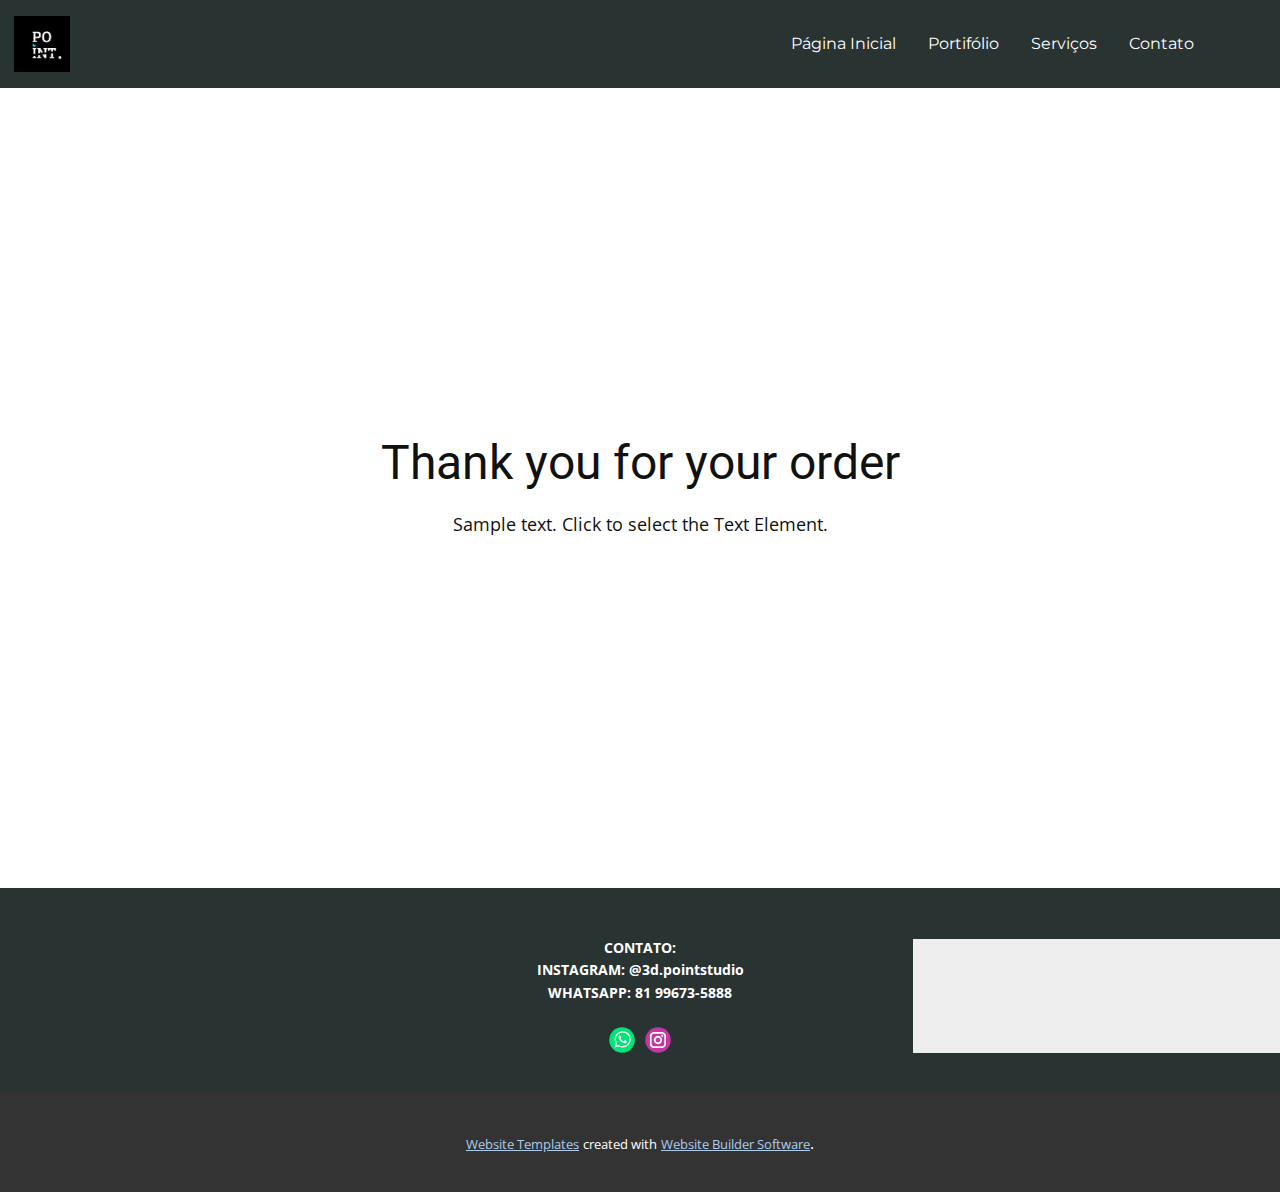
<file: thank-you-page.html>
<!DOCTYPE html>
<html style="font-size: 16px;" lang="pt"><head>
    <meta name="viewport" content="width=device-width, initial-scale=1.0">
    <meta charset="utf-8">
    <meta name="keywords" content="Thank you for your order">
    <meta name="description" content="">
    <title>Thank You Page Template</title>
    <link rel="stylesheet" href="nicepage.css" media="screen">
<link rel="stylesheet" href="Thank-You-Page-Template.css" media="screen">
    <script class="u-script" type="text/javascript" src="jquery.js" defer=""></script>
    <script class="u-script" type="text/javascript" src="nicepage.js" defer=""></script>
    <meta name="generator" content="Nicepage 5.20.7, nicepage.com">
    <link id="u-theme-google-font" rel="stylesheet" href="https://fonts.googleapis.com/css?family=Roboto:100,100i,300,300i,400,400i,500,500i,700,700i,900,900i|Open+Sans:300,300i,400,400i,500,500i,600,600i,700,700i,800,800i">
    <link id="u-page-google-font" rel="stylesheet" href="https://fonts.googleapis.com/css?family=Montserrat:100,100i,200,200i,300,300i,400,400i,500,500i,600,600i,700,700i,800,800i,900,900i">
    
    
    
    <script type="application/ld+json">{
		"@context": "http://schema.org",
		"@type": "Organization",
		"name": "",
		"logo": "images/b.jpg",
		"sameAs": [
				" linktr.ee/pointstudio3d",
				"https://www.instagram.com/3d.pointstudio/"
		]
}</script>
    <meta name="theme-color" content="#478ac9">
    <meta property="og:title" content="Thank You Page Template">
    <meta property="og:type" content="website">
  <meta data-intl-tel-input-cdn-path="intlTelInput/"></head>
  <body data-path-to-root="./" data-include-products="false" class="u-body u-xl-mode" data-lang="pt"><header class="u-clearfix u-header u-palette-4-dark-3 u-sticky u-header" id="sec-c59c" data-animation-name="" data-animation-duration="0" data-animation-delay="0" data-animation-direction=""><div class="u-clearfix u-sheet u-valign-middle u-sheet-1">
        <a href="https://nicepage.com" class="u-image u-logo u-image-1" data-image-width="1000" data-image-height="1000">
          <img src="images/b.jpg" class="u-logo-image u-logo-image-1">
        </a>
        <nav class="u-menu u-menu-one-level u-offcanvas u-menu-1">
          <div class="menu-collapse" style="font-size: 1rem; letter-spacing: 0px;">
            <a class="u-button-style u-custom-left-right-menu-spacing u-custom-padding-bottom u-custom-top-bottom-menu-spacing u-nav-link u-text-active-palette-1-base u-text-hover-palette-2-base" href="#">
              <svg class="u-svg-link" viewBox="0 0 24 24"><use xmlns:xlink="http://www.w3.org/1999/xlink" xlink:href="#menu-hamburger"></use></svg>
              <svg class="u-svg-content" version="1.1" id="menu-hamburger" viewBox="0 0 16 16" x="0px" y="0px" xmlns:xlink="http://www.w3.org/1999/xlink" xmlns="http://www.w3.org/2000/svg"><g><rect y="1" width="16" height="2"></rect><rect y="7" width="16" height="2"></rect><rect y="13" width="16" height="2"></rect>
</g></svg>
            </a>
          </div>
          <div class="u-custom-menu u-nav-container"></div>
          <div class="u-custom-menu u-nav-container-collapse">
            <div class="u-black u-container-style u-inner-container-layout u-opacity u-opacity-95 u-sidenav">
              <div class="u-inner-container-layout u-sidenav-overflow">
                <div class="u-menu-close"></div>
                <ul class="u-align-center u-nav u-popupmenu-items u-unstyled u-nav-1"><li class="u-nav-item"><a class="u-button-style u-nav-link" href="#">Item do Menu1</a>
</li></ul>
              </div>
            </div>
            <div class="u-black u-menu-overlay u-opacity u-opacity-70"></div>
          </div>
        </nav>
        <nav class="u-menu u-menu-one-level u-offcanvas u-menu-2">
          <div class="menu-collapse u-custom-font u-font-montserrat">
            <a class="u-button-style u-nav-link" href="#">
              <svg class="u-svg-link" viewBox="0 0 24 24"><use xmlns:xlink="http://www.w3.org/1999/xlink" xlink:href="#svg-3c36"></use></svg>
              <svg class="u-svg-content" version="1.1" id="svg-3c36" viewBox="0 0 16 16" x="0px" y="0px" xmlns:xlink="http://www.w3.org/1999/xlink" xmlns="http://www.w3.org/2000/svg"><g><rect y="1" width="16" height="2"></rect><rect y="7" width="16" height="2"></rect><rect y="13" width="16" height="2"></rect>
</g></svg>
            </a>
          </div>
          <div class="u-custom-menu u-nav-container">
            <ul class="u-custom-font u-font-montserrat u-nav u-unstyled u-nav-2"><li class="u-nav-item"><a class="u-button-style u-nav-link" href="Página-Inicial.html" style="padding: 10px 16px;">Página Inicial</a>
</li><li class="u-nav-item"><a class="u-button-style u-nav-link" href="Portifólio.html" style="padding: 10px 16px;">Portifólio</a>
</li><li class="u-nav-item"><a class="u-button-style u-nav-link" href="Serviços.html" style="padding: 10px 16px;">Serviços</a>
</li><li class="u-nav-item"><a class="u-button-style u-nav-link" href="Contato.html" style="padding: 10px 16px;">Contato</a>
</li></ul>
          </div>
          <div class="u-custom-menu u-nav-container-collapse">
            <div class="u-black u-container-style u-inner-container-layout u-opacity u-opacity-95 u-sidenav">
              <div class="u-inner-container-layout u-sidenav-overflow">
                <div class="u-menu-close"></div>
                <ul class="u-align-center u-nav u-popupmenu-items u-unstyled u-nav-3"><li class="u-nav-item"><a class="u-button-style u-nav-link" href="Página-Inicial.html">Página Inicial</a>
</li><li class="u-nav-item"><a class="u-button-style u-nav-link" href="Portifólio.html">Portifólio</a>
</li><li class="u-nav-item"><a class="u-button-style u-nav-link" href="Serviços.html">Serviços</a>
</li><li class="u-nav-item"><a class="u-button-style u-nav-link" href="Contato.html">Contato</a>
</li></ul>
              </div>
            </div>
            <div class="u-black u-menu-overlay u-opacity u-opacity-70"></div>
          </div>
        </nav>
      </div></header>
    <section class="u-align-center u-clearfix u-container-align-center u-section-1" id="sec-731e">
      <div class="u-clearfix u-sheet u-valign-middle u-sheet-1">
        <h2 class="u-align-center u-text u-text-default u-text-1"> Thank you for your order</h2>
        <p class="u-align-center u-text u-text-default u-text-2">Sample text. Click to select the Text Element.</p>
      </div>
    </section>
    
    
    
    <footer class="u-align-center u-clearfix u-footer u-palette-4-dark-3 u-footer" id="sec-49c3"><div class="u-clearfix u-sheet u-sheet-1">
        <p class="u-small-text u-text u-text-variant u-text-1">CONTATO:<br>INSTAGRAM: @3d.pointstudio<br>WHATSAPP: 81 99673-5888<br>
          <br>
        </p>
        <div class="u-social-icons u-spacing-10 u-social-icons-1">
          <a class="u-social-url" target="_blank" data-type="Whatsapp" title="Whatsapp" href=" linktr.ee/pointstudio3d"><span class="u-icon u-social-icon u-social-whatsapp u-icon-1"><svg class="u-svg-link" preserveAspectRatio="xMidYMin slice" viewBox="0 0 112 112" style=""><use xmlns:xlink="http://www.w3.org/1999/xlink" xlink:href="#svg-0ccf"></use></svg><svg class="u-svg-content" viewBox="0 0 112 112" x="0" y="0" id="svg-0ccf"><circle fill="currentColor" cx="56.1" cy="56.1" r="55"></circle><path fill="#FFFFFF" d="M83.8,28.3C77.2,21.7,68.4,18,59,18c-19.3,0-35.1,15.7-35.1,35.1c0,6.2,1.6,12.2,4.7,17.5l-5,18.2L42.2,84
	c5.1,2.8,10.9,4.3,16.8,4.3h0l0,0c19.3,0,35.1-15.7,35.1-35.1C94.1,43.8,90.5,35,83.8,28.3 M59,82.3L59,82.3
	c-5.2,0-10.4-1.4-14.9-4.1l-1.1-0.6l-11,2.9L35,69.8l-0.7-1.1c-2.9-4.6-4.5-10-4.5-15.5C29.8,37,42.9,24,59,24
	c7.8,0,15.1,3,20.6,8.6c5.5,5.5,8.5,12.8,8.5,20.6C88.2,69.2,75.1,82.3,59,82.3 M75,60.5c-0.9-0.4-5.2-2.6-6-2.9
	c-0.8-0.3-1.4-0.4-2,0.4s-2.3,2.9-2.8,3.4c-0.5,0.6-1,0.7-1.9,0.2c-0.9-0.4-3.7-1.4-7.1-4.4c-2.6-2.3-4.4-5.2-4.9-6.1
	c-0.5-0.9-0.1-1.4,0.4-1.8c0.4-0.4,0.9-1,1.3-1.5c0.4-0.5,0.6-0.9,0.9-1.5c0.3-0.6,0.1-1.1-0.1-1.5c-0.2-0.4-2-4.8-2.7-6.5
	c-0.7-1.7-1.4-1.5-2-1.5c-0.5,0-1.1,0-1.7,0c-0.6,0-1.5,0.2-2.3,1.1c-0.8,0.9-3.1,3-3.1,7.3c0,4.3,3.1,8.5,3.6,9.1
	c0.4,0.6,6.2,9.4,15,13.2c2.1,0.9,3.7,1.4,5,1.8c2.1,0.7,4,0.6,5.5,0.3c1.7-0.3,5.2-2.1,5.9-4.2c0.7-2,0.7-3.8,0.5-4.2
	C76.5,61.1,75.9,60.9,75,60.5"></path></svg></span>
          </a>
          <a class="u-social-url" target="_blank" data-type="Instagram" title="Instagram" href="https://www.instagram.com/3d.pointstudio/"><span class="u-icon u-social-icon u-social-instagram u-icon-2"><svg class="u-svg-link" preserveAspectRatio="xMidYMin slice" viewBox="0 0 112 112" style=""><use xmlns:xlink="http://www.w3.org/1999/xlink" xlink:href="#svg-5caa"></use></svg><svg class="u-svg-content" viewBox="0 0 112 112" x="0" y="0" id="svg-5caa"><circle fill="currentColor" cx="56.1" cy="56.1" r="55"></circle><path fill="#FFFFFF" d="M55.9,38.2c-9.9,0-17.9,8-17.9,17.9C38,66,46,74,55.9,74c9.9,0,17.9-8,17.9-17.9C73.8,46.2,65.8,38.2,55.9,38.2
      z M55.9,66.4c-5.7,0-10.3-4.6-10.3-10.3c-0.1-5.7,4.6-10.3,10.3-10.3c5.7,0,10.3,4.6,10.3,10.3C66.2,61.8,61.6,66.4,55.9,66.4z"></path><path fill="#FFFFFF" d="M74.3,33.5c-2.3,0-4.2,1.9-4.2,4.2s1.9,4.2,4.2,4.2s4.2-1.9,4.2-4.2S76.6,33.5,74.3,33.5z"></path><path fill="#FFFFFF" d="M73.1,21.3H38.6c-9.7,0-17.5,7.9-17.5,17.5v34.5c0,9.7,7.9,17.6,17.5,17.6h34.5c9.7,0,17.5-7.9,17.5-17.5V38.8
      C90.6,29.1,82.7,21.3,73.1,21.3z M83,73.3c0,5.5-4.5,9.9-9.9,9.9H38.6c-5.5,0-9.9-4.5-9.9-9.9V38.8c0-5.5,4.5-9.9,9.9-9.9h34.5
      c5.5,0,9.9,4.5,9.9,9.9V73.3z"></path></svg></span>
          </a>
        </div>
        <div class="u-grey-light-2 u-map u-map-1">
          <div class="embed-responsive">
            <iframe class="embed-responsive-item" src="https://maps.google.com/maps?output=embed&amp;q=Passira%2C%20PE&amp;z=10&amp;t=m" data-map="[base64]"></iframe>
          </div>
        </div>
      </div></footer>
    <section class="u-backlink u-clearfix u-grey-80">
      <a class="u-link" href="https://nicepage.com/website-templates" target="_blank">
        <span>Website Templates</span>
      </a>
      <p class="u-text">
        <span>created with</span>
      </p>
      <a class="u-link" href="" target="_blank">
        <span>Website Builder Software</span>
      </a>. 
    </section>
  
</body></html>
</file>
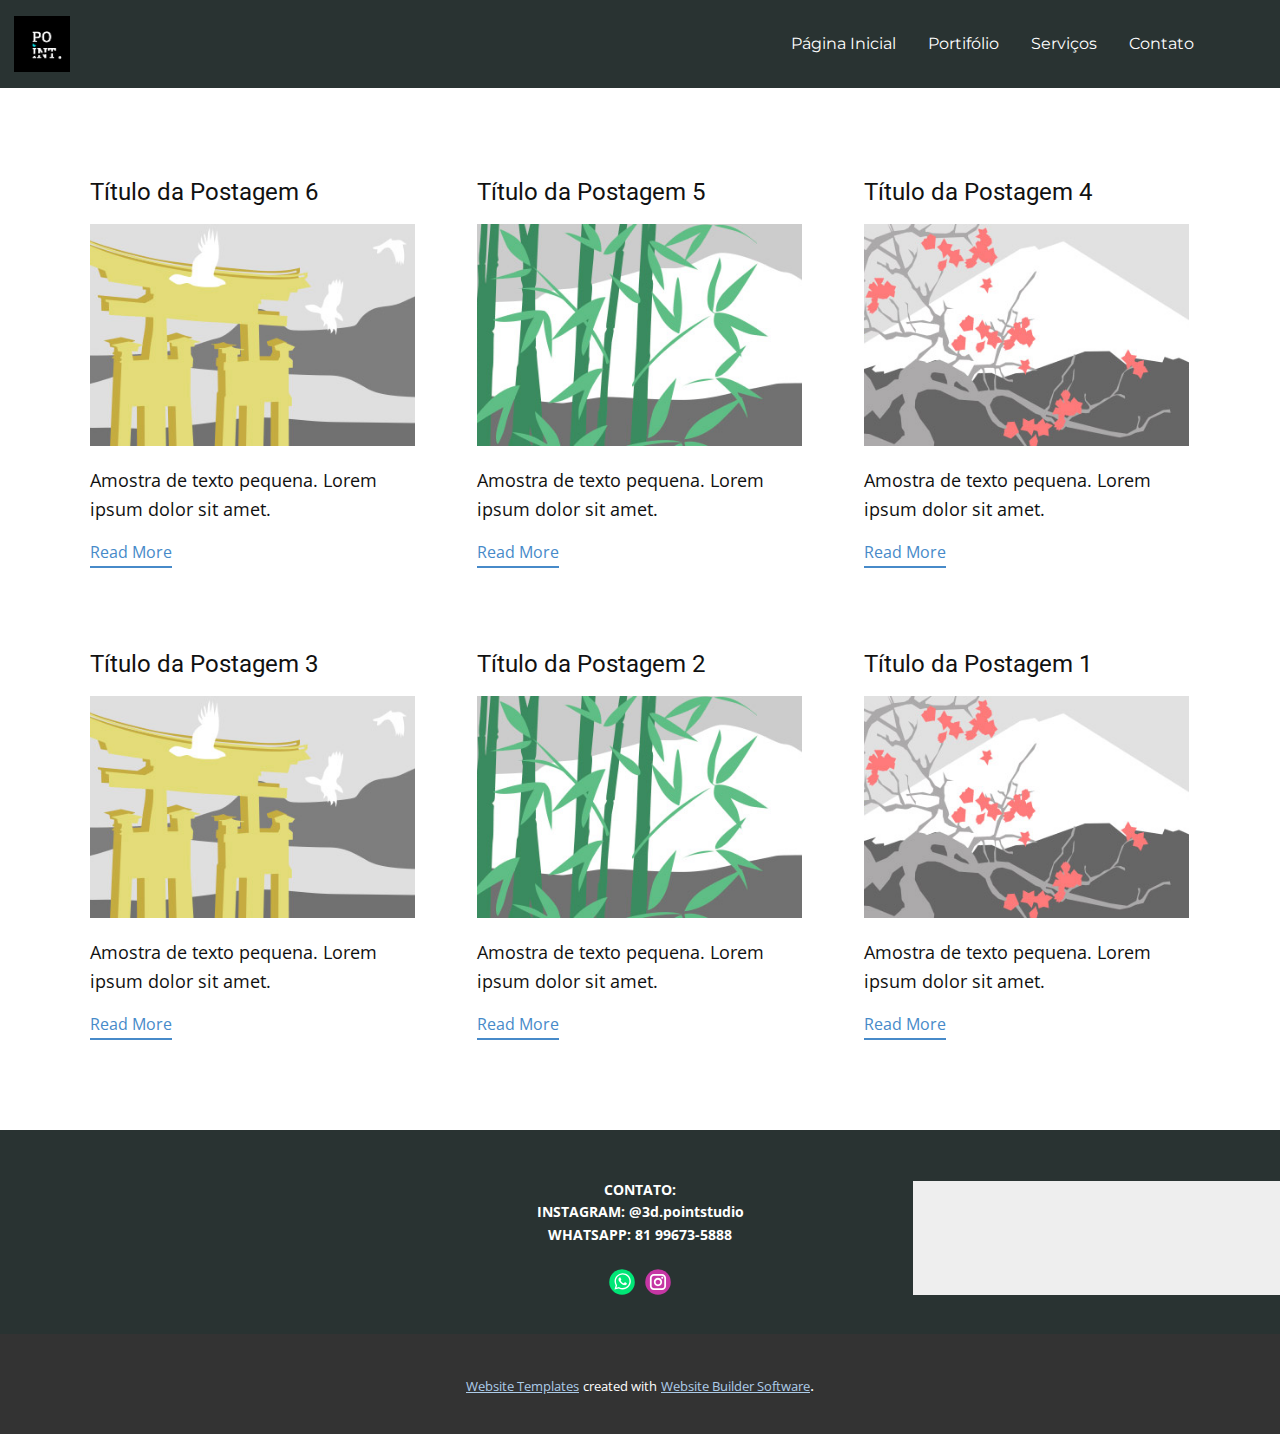
<file: blog/blog.html>
<!DOCTYPE html>
<html style="font-size: 16px;" lang="pt"><head>
    <meta name="viewport" content="width=device-width, initial-scale=1.0">
    <meta charset="utf-8">
    <meta name="keywords" content="">
    <meta name="description" content="">
    <title>Blog</title>
    <link rel="stylesheet" href="../nicepage.css" media="screen">
<link rel="stylesheet" href="../Blog-Template.css" media="screen">
    <script class="u-script" type="text/javascript" src="../jquery.js" defer=""></script>
    <script class="u-script" type="text/javascript" src="../nicepage.js" defer=""></script>
    <meta name="generator" content="Nicepage 5.20.7, nicepage.com">
    <link id="u-theme-google-font" rel="stylesheet" href="https://fonts.googleapis.com/css?family=Roboto:100,100i,300,300i,400,400i,500,500i,700,700i,900,900i|Open+Sans:300,300i,400,400i,500,500i,600,600i,700,700i,800,800i">
    <link id="u-page-google-font" rel="stylesheet" href="https://fonts.googleapis.com/css?family=Montserrat:100,100i,200,200i,300,300i,400,400i,500,500i,600,600i,700,700i,800,800i,900,900i">
    
    
    
    <script type="application/ld+json">{
		"@context": "http://schema.org",
		"@type": "Organization",
		"name": "",
		"logo": "images/b.jpg",
		"sameAs": [
				" linktr.ee/pointstudio3d",
				"https://www.instagram.com/3d.pointstudio/"
		]
}</script>
    <meta name="theme-color" content="#478ac9">
  <meta data-intl-tel-input-cdn-path="intlTelInput/"></head>
  <body data-path-to-root="./" data-include-products="false" class="u-body u-xl-mode" data-lang="pt"><header class="u-clearfix u-header u-palette-4-dark-3 u-sticky u-header" id="sec-c59c" data-animation-name="" data-animation-duration="0" data-animation-delay="0" data-animation-direction=""><div class="u-clearfix u-sheet u-valign-middle u-sheet-1">
        <a href="https://nicepage.com" class="u-image u-logo u-image-1" data-image-width="1000" data-image-height="1000">
          <img src="../images/b.jpg" class="u-logo-image u-logo-image-1">
        </a>
        <nav class="u-menu u-menu-one-level u-offcanvas u-menu-1">
          <div class="menu-collapse" style="font-size: 1rem; letter-spacing: 0px;">
            <a class="u-button-style u-custom-left-right-menu-spacing u-custom-padding-bottom u-custom-top-bottom-menu-spacing u-nav-link u-text-active-palette-1-base u-text-hover-palette-2-base" href="#">
              <svg class="u-svg-link" viewBox="0 0 24 24"><use xmlns:xlink="http://www.w3.org/1999/xlink" xlink:href="#menu-hamburger"></use></svg>
              <svg class="u-svg-content" version="1.1" id="menu-hamburger" viewBox="0 0 16 16" x="0px" y="0px" xmlns:xlink="http://www.w3.org/1999/xlink" xmlns="http://www.w3.org/2000/svg"><g><rect y="1" width="16" height="2"></rect><rect y="7" width="16" height="2"></rect><rect y="13" width="16" height="2"></rect>
</g></svg>
            </a>
          </div>
          <div class="u-custom-menu u-nav-container"></div>
          <div class="u-custom-menu u-nav-container-collapse">
            <div class="u-black u-container-style u-inner-container-layout u-opacity u-opacity-95 u-sidenav">
              <div class="u-inner-container-layout u-sidenav-overflow">
                <div class="u-menu-close"></div>
                <ul class="u-align-center u-nav u-popupmenu-items u-unstyled u-nav-1"><li class="u-nav-item"><a class="u-button-style u-nav-link" href="#">Item do Menu1</a>
</li></ul>
              </div>
            </div>
            <div class="u-black u-menu-overlay u-opacity u-opacity-70"></div>
          </div>
        </nav>
        <nav class="u-menu u-menu-one-level u-offcanvas u-menu-2">
          <div class="menu-collapse u-custom-font u-font-montserrat">
            <a class="u-button-style u-nav-link" href="#">
              <svg class="u-svg-link" viewBox="0 0 24 24"><use xmlns:xlink="http://www.w3.org/1999/xlink" xlink:href="#svg-3c36"></use></svg>
              <svg class="u-svg-content" version="1.1" id="svg-3c36" viewBox="0 0 16 16" x="0px" y="0px" xmlns:xlink="http://www.w3.org/1999/xlink" xmlns="http://www.w3.org/2000/svg"><g><rect y="1" width="16" height="2"></rect><rect y="7" width="16" height="2"></rect><rect y="13" width="16" height="2"></rect>
</g></svg>
            </a>
          </div>
          <div class="u-custom-menu u-nav-container">
            <ul class="u-custom-font u-font-montserrat u-nav u-unstyled u-nav-2"><li class="u-nav-item"><a class="u-button-style u-nav-link" href="../Página-Inicial.html" style="padding: 10px 16px;">Página Inicial</a>
</li><li class="u-nav-item"><a class="u-button-style u-nav-link" href="../Portifólio.html" style="padding: 10px 16px;">Portifólio</a>
</li><li class="u-nav-item"><a class="u-button-style u-nav-link" href="../Serviços.html" style="padding: 10px 16px;">Serviços</a>
</li><li class="u-nav-item"><a class="u-button-style u-nav-link" href="../Contato.html" style="padding: 10px 16px;">Contato</a>
</li></ul>
          </div>
          <div class="u-custom-menu u-nav-container-collapse">
            <div class="u-black u-container-style u-inner-container-layout u-opacity u-opacity-95 u-sidenav">
              <div class="u-inner-container-layout u-sidenav-overflow">
                <div class="u-menu-close"></div>
                <ul class="u-align-center u-nav u-popupmenu-items u-unstyled u-nav-3"><li class="u-nav-item"><a class="u-button-style u-nav-link" href="../Página-Inicial.html">Página Inicial</a>
</li><li class="u-nav-item"><a class="u-button-style u-nav-link" href="../Portifólio.html">Portifólio</a>
</li><li class="u-nav-item"><a class="u-button-style u-nav-link" href="../Serviços.html">Serviços</a>
</li><li class="u-nav-item"><a class="u-button-style u-nav-link" href="../Contato.html">Contato</a>
</li></ul>
              </div>
            </div>
            <div class="u-black u-menu-overlay u-opacity u-opacity-70"></div>
          </div>
        </nav>
      </div></header>
    <section class="u-clearfix u-section-1" id="sec-3283">
      <div class="u-clearfix u-sheet u-valign-middle u-sheet-1"><!--blog--><!--blog_options_json--><!--{"type":"Recent","source":"","tags":"","count":""}--><!--/blog_options_json-->
        <div class="u-blog u-expanded-width u-repeater u-repeater-1"><!--blog_post-->
          <div class="u-blog-post u-container-style u-repeater-item u-white u-repeater-item-1">
            <div class="u-container-layout u-similar-container u-valign-top u-container-layout-1"><!--blog_post_header-->
              <h4 class="u-blog-control u-text u-text-1">
                <a class="u-post-header-link" href="../blog/post-5.html">Título da Postagem 6</a>
              </h4><!--/blog_post_header--><!--blog_post_image-->
              <a class="u-post-header-link" href="../blog/post-5.html"><img alt="" class="u-blog-control u-expanded-width u-image u-image-default u-image-1" src="../images/8ad73f3c.jpeg"></a><!--/blog_post_image--><!--blog_post_content-->
              <div class="u-blog-control u-post-content u-text u-text-2 fr-view">Amostra de texto pequena. Lorem ipsum dolor sit amet.</div><!--/blog_post_content--><!--blog_post_readmore-->
              <a href="../blog/post-5.html" class="u-blog-control u-border-2 u-border-palette-1-base u-btn u-btn-rectangle u-button-style u-none u-btn-1"><!--blog_post_readmore_content--><!--options_json--><!--{"content":"Read More","defaultValue":"Ler Mais"}--><!--/options_json-->Read More<!--/blog_post_readmore_content--></a><!--/blog_post_readmore-->
            </div>
          </div><div class="u-blog-post u-container-style u-repeater-item u-video-cover u-white">
            <div class="u-container-layout u-similar-container u-valign-top u-container-layout-2"><!--blog_post_header-->
              <h4 class="u-blog-control u-text u-text-3">
                <a class="u-post-header-link" href="../blog/post-4.html">Título da Postagem 5</a>
              </h4><!--/blog_post_header--><!--blog_post_image-->
              <a class="u-post-header-link" href="../blog/post-4.html"><img alt="" class="u-blog-control u-expanded-width u-image u-image-default u-image-2" src="../images/68f64b9d.jpeg"></a><!--/blog_post_image--><!--blog_post_content-->
              <div class="u-blog-control u-post-content u-text u-text-4 fr-view">Amostra de texto pequena. Lorem ipsum dolor sit amet.</div><!--/blog_post_content--><!--blog_post_readmore-->
              <a href="../blog/post-4.html" class="u-blog-control u-border-2 u-border-palette-1-base u-btn u-btn-rectangle u-button-style u-none u-btn-2"><!--blog_post_readmore_content--><!--options_json--><!--{"content":"Read More","defaultValue":"Ler Mais"}--><!--/options_json-->Read More<!--/blog_post_readmore_content--></a><!--/blog_post_readmore-->
            </div>
          </div><div class="u-blog-post u-container-style u-repeater-item u-video-cover u-white">
            <div class="u-container-layout u-similar-container u-valign-top u-container-layout-3"><!--blog_post_header-->
              <h4 class="u-blog-control u-text u-text-5">
                <a class="u-post-header-link" href="../blog/post-3.html">Título da Postagem 4</a>
              </h4><!--/blog_post_header--><!--blog_post_image-->
              <a class="u-post-header-link" href="../blog/post-3.html"><img alt="" class="u-blog-control u-expanded-width u-image u-image-default u-image-3" src="../images/0fd3416c.jpeg"></a><!--/blog_post_image--><!--blog_post_content-->
              <div class="u-blog-control u-post-content u-text u-text-6 fr-view">Amostra de texto pequena. Lorem ipsum dolor sit amet.</div><!--/blog_post_content--><!--blog_post_readmore-->
              <a href="../blog/post-3.html" class="u-blog-control u-border-2 u-border-palette-1-base u-btn u-btn-rectangle u-button-style u-none u-btn-3"><!--blog_post_readmore_content--><!--options_json--><!--{"content":"Read More","defaultValue":"Ler Mais"}--><!--/options_json-->Read More<!--/blog_post_readmore_content--></a><!--/blog_post_readmore-->
            </div>
          </div><div class="u-blog-post u-container-style u-repeater-item u-white u-repeater-item-1">
            <div class="u-container-layout u-similar-container u-valign-top u-container-layout-1"><!--blog_post_header-->
              <h4 class="u-blog-control u-text u-text-1">
                <a class="u-post-header-link" href="../blog/post-2.html">Título da Postagem 3</a>
              </h4><!--/blog_post_header--><!--blog_post_image-->
              <a class="u-post-header-link" href="../blog/post-2.html"><img alt="" class="u-blog-control u-expanded-width u-image u-image-default u-image-1" src="../images/8ad73f3c.jpeg"></a><!--/blog_post_image--><!--blog_post_content-->
              <div class="u-blog-control u-post-content u-text u-text-2 fr-view">Amostra de texto pequena. Lorem ipsum dolor sit amet.</div><!--/blog_post_content--><!--blog_post_readmore-->
              <a href="../blog/post-2.html" class="u-blog-control u-border-2 u-border-palette-1-base u-btn u-btn-rectangle u-button-style u-none u-btn-1"><!--blog_post_readmore_content--><!--options_json--><!--{"content":"Read More","defaultValue":"Ler Mais"}--><!--/options_json-->Read More<!--/blog_post_readmore_content--></a><!--/blog_post_readmore-->
            </div>
          </div><div class="u-blog-post u-container-style u-repeater-item u-video-cover u-white">
            <div class="u-container-layout u-similar-container u-valign-top u-container-layout-2"><!--blog_post_header-->
              <h4 class="u-blog-control u-text u-text-3">
                <a class="u-post-header-link" href="../blog/post-1.html">Título da Postagem 2</a>
              </h4><!--/blog_post_header--><!--blog_post_image-->
              <a class="u-post-header-link" href="../blog/post-1.html"><img alt="" class="u-blog-control u-expanded-width u-image u-image-default u-image-2" src="../images/68f64b9d.jpeg"></a><!--/blog_post_image--><!--blog_post_content-->
              <div class="u-blog-control u-post-content u-text u-text-4 fr-view">Amostra de texto pequena. Lorem ipsum dolor sit amet.</div><!--/blog_post_content--><!--blog_post_readmore-->
              <a href="../blog/post-1.html" class="u-blog-control u-border-2 u-border-palette-1-base u-btn u-btn-rectangle u-button-style u-none u-btn-2"><!--blog_post_readmore_content--><!--options_json--><!--{"content":"Read More","defaultValue":"Ler Mais"}--><!--/options_json-->Read More<!--/blog_post_readmore_content--></a><!--/blog_post_readmore-->
            </div>
          </div><div class="u-blog-post u-container-style u-repeater-item u-video-cover u-white">
            <div class="u-container-layout u-similar-container u-valign-top u-container-layout-3"><!--blog_post_header-->
              <h4 class="u-blog-control u-text u-text-5">
                <a class="u-post-header-link" href="../blog/post.html">Título da Postagem 1</a>
              </h4><!--/blog_post_header--><!--blog_post_image-->
              <a class="u-post-header-link" href="../blog/post.html"><img alt="" class="u-blog-control u-expanded-width u-image u-image-default u-image-3" src="../images/0fd3416c.jpeg"></a><!--/blog_post_image--><!--blog_post_content-->
              <div class="u-blog-control u-post-content u-text u-text-6 fr-view">Amostra de texto pequena. Lorem ipsum dolor sit amet.</div><!--/blog_post_content--><!--blog_post_readmore-->
              <a href="../blog/post.html" class="u-blog-control u-border-2 u-border-palette-1-base u-btn u-btn-rectangle u-button-style u-none u-btn-3"><!--blog_post_readmore_content--><!--options_json--><!--{"content":"Read More","defaultValue":"Ler Mais"}--><!--/options_json-->Read More<!--/blog_post_readmore_content--></a><!--/blog_post_readmore-->
            </div>
          </div><!--/blog_post--><!--blog_post-->
          <!--/blog_post--><!--blog_post-->
          <!--/blog_post-->
        </div><!--/blog-->
      </div>
    </section>
    
    
    
    <footer class="u-align-center u-clearfix u-footer u-palette-4-dark-3 u-footer" id="sec-49c3"><div class="u-clearfix u-sheet u-sheet-1">
        <p class="u-small-text u-text u-text-variant u-text-1">CONTATO:<br>INSTAGRAM: @3d.pointstudio<br>WHATSAPP: 81 99673-5888<br>
          <br>
        </p>
        <div class="u-social-icons u-spacing-10 u-social-icons-1">
          <a class="u-social-url" target="_blank" data-type="Whatsapp" title="Whatsapp" href="../ linktr.ee/pointstudio3d"><span class="u-icon u-social-icon u-social-whatsapp u-icon-1"><svg class="u-svg-link" preserveAspectRatio="xMidYMin slice" viewBox="0 0 112 112" style=""><use xmlns:xlink="http://www.w3.org/1999/xlink" xlink:href="#svg-0ccf"></use></svg><svg class="u-svg-content" viewBox="0 0 112 112" x="0" y="0" id="svg-0ccf"><circle fill="currentColor" cx="56.1" cy="56.1" r="55"></circle><path fill="#FFFFFF" d="M83.8,28.3C77.2,21.7,68.4,18,59,18c-19.3,0-35.1,15.7-35.1,35.1c0,6.2,1.6,12.2,4.7,17.5l-5,18.2L42.2,84
	c5.1,2.8,10.9,4.3,16.8,4.3h0l0,0c19.3,0,35.1-15.7,35.1-35.1C94.1,43.8,90.5,35,83.8,28.3 M59,82.3L59,82.3
	c-5.2,0-10.4-1.4-14.9-4.1l-1.1-0.6l-11,2.9L35,69.8l-0.7-1.1c-2.9-4.6-4.5-10-4.5-15.5C29.8,37,42.9,24,59,24
	c7.8,0,15.1,3,20.6,8.6c5.5,5.5,8.5,12.8,8.5,20.6C88.2,69.2,75.1,82.3,59,82.3 M75,60.5c-0.9-0.4-5.2-2.6-6-2.9
	c-0.8-0.3-1.4-0.4-2,0.4s-2.3,2.9-2.8,3.4c-0.5,0.6-1,0.7-1.9,0.2c-0.9-0.4-3.7-1.4-7.1-4.4c-2.6-2.3-4.4-5.2-4.9-6.1
	c-0.5-0.9-0.1-1.4,0.4-1.8c0.4-0.4,0.9-1,1.3-1.5c0.4-0.5,0.6-0.9,0.9-1.5c0.3-0.6,0.1-1.1-0.1-1.5c-0.2-0.4-2-4.8-2.7-6.5
	c-0.7-1.7-1.4-1.5-2-1.5c-0.5,0-1.1,0-1.7,0c-0.6,0-1.5,0.2-2.3,1.1c-0.8,0.9-3.1,3-3.1,7.3c0,4.3,3.1,8.5,3.6,9.1
	c0.4,0.6,6.2,9.4,15,13.2c2.1,0.9,3.7,1.4,5,1.8c2.1,0.7,4,0.6,5.5,0.3c1.7-0.3,5.2-2.1,5.9-4.2c0.7-2,0.7-3.8,0.5-4.2
	C76.5,61.1,75.9,60.9,75,60.5"></path></svg></span>
          </a>
          <a class="u-social-url" target="_blank" data-type="Instagram" title="Instagram" href="https://www.instagram.com/3d.pointstudio/"><span class="u-icon u-social-icon u-social-instagram u-icon-2"><svg class="u-svg-link" preserveAspectRatio="xMidYMin slice" viewBox="0 0 112 112" style=""><use xmlns:xlink="http://www.w3.org/1999/xlink" xlink:href="#svg-5caa"></use></svg><svg class="u-svg-content" viewBox="0 0 112 112" x="0" y="0" id="svg-5caa"><circle fill="currentColor" cx="56.1" cy="56.1" r="55"></circle><path fill="#FFFFFF" d="M55.9,38.2c-9.9,0-17.9,8-17.9,17.9C38,66,46,74,55.9,74c9.9,0,17.9-8,17.9-17.9C73.8,46.2,65.8,38.2,55.9,38.2
      z M55.9,66.4c-5.7,0-10.3-4.6-10.3-10.3c-0.1-5.7,4.6-10.3,10.3-10.3c5.7,0,10.3,4.6,10.3,10.3C66.2,61.8,61.6,66.4,55.9,66.4z"></path><path fill="#FFFFFF" d="M74.3,33.5c-2.3,0-4.2,1.9-4.2,4.2s1.9,4.2,4.2,4.2s4.2-1.9,4.2-4.2S76.6,33.5,74.3,33.5z"></path><path fill="#FFFFFF" d="M73.1,21.3H38.6c-9.7,0-17.5,7.9-17.5,17.5v34.5c0,9.7,7.9,17.6,17.5,17.6h34.5c9.7,0,17.5-7.9,17.5-17.5V38.8
      C90.6,29.1,82.7,21.3,73.1,21.3z M83,73.3c0,5.5-4.5,9.9-9.9,9.9H38.6c-5.5,0-9.9-4.5-9.9-9.9V38.8c0-5.5,4.5-9.9,9.9-9.9h34.5
      c5.5,0,9.9,4.5,9.9,9.9V73.3z"></path></svg></span>
          </a>
        </div>
        <div class="u-grey-light-2 u-map u-map-1">
          <div class="embed-responsive">
            <iframe class="embed-responsive-item" src="https://maps.google.com/maps?output=embed&amp;q=Passira%2C%20PE&amp;z=10&amp;t=m" data-map="[base64]"></iframe>
          </div>
        </div>
      </div></footer>
    <section class="u-backlink u-clearfix u-grey-80">
      <a class="u-link" href="https://nicepage.com/website-templates" target="_blank">
        <span>Website Templates</span>
      </a>
      <p class="u-text">
        <span>created with</span>
      </p>
      <a class="u-link" href="" target="_blank">
        <span>Website Builder Software</span>
      </a>. 
    </section>
  
</body></html>
</file>
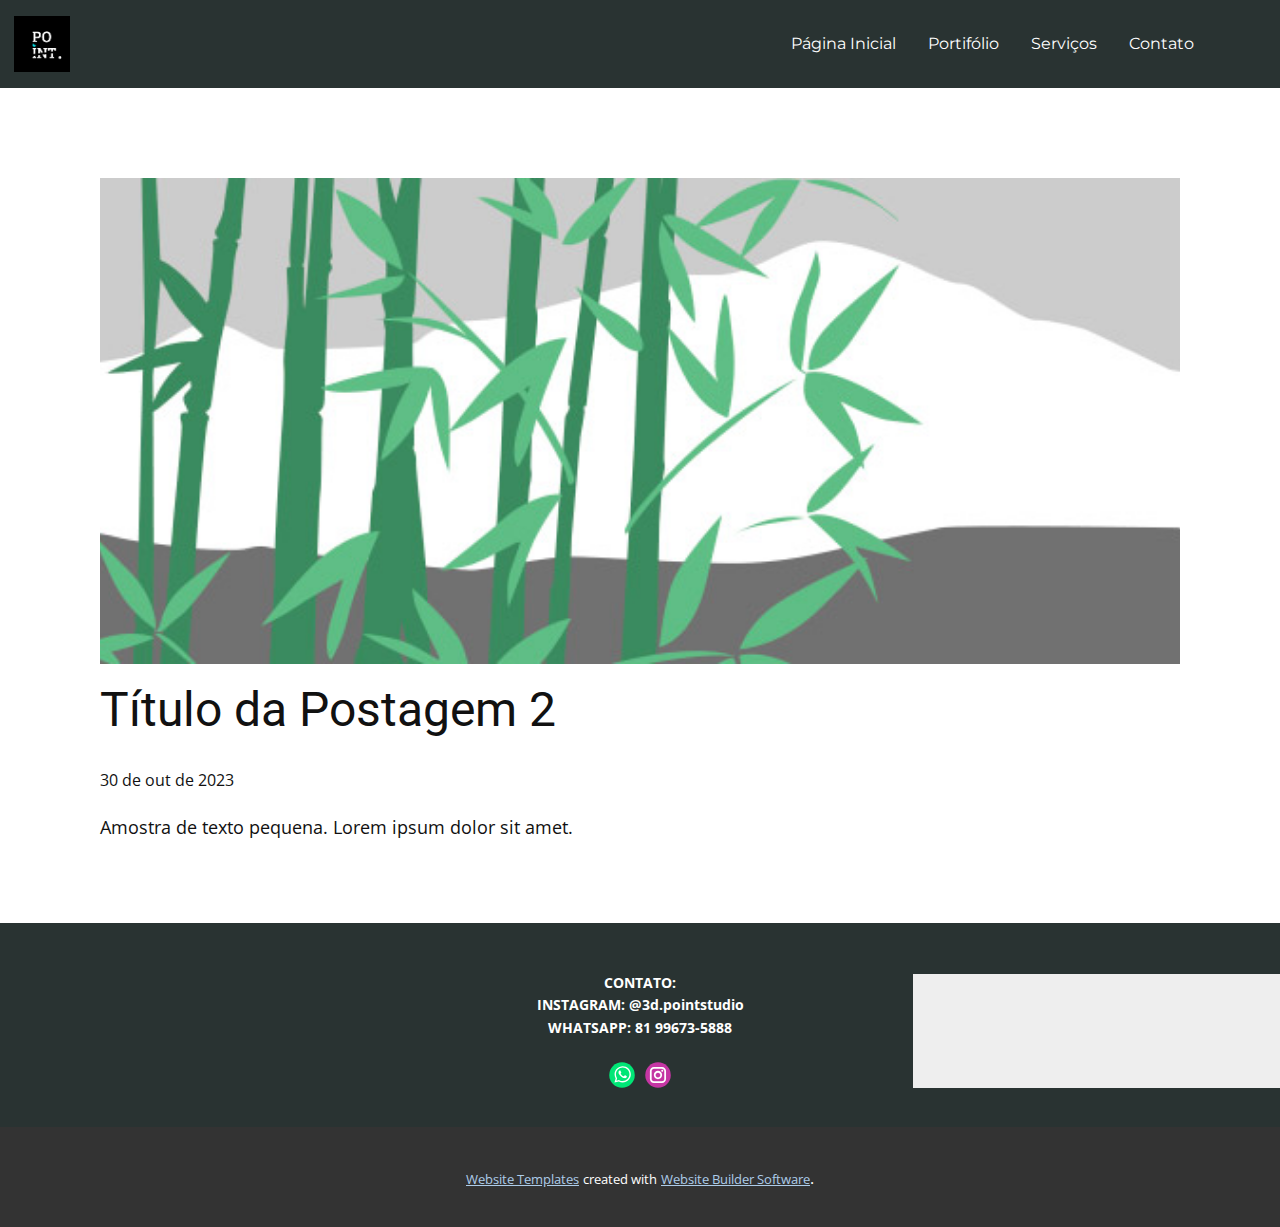
<file: blog/post-1.html>
<!DOCTYPE html>
<html style="font-size: 16px;" lang="pt"><head>
    <meta name="viewport" content="width=device-width, initial-scale=1.0">
    <meta charset="utf-8">
    <meta name="keywords" content="Título da Postagem 1">
    <meta name="description" content="">
    <title>Título da Postagem 2</title>
    <link rel="stylesheet" href="../nicepage.css" media="screen">
<link rel="stylesheet" href="../Post-Template.css" media="screen">
    <script class="u-script" type="text/javascript" src="../jquery.js" defer=""></script>
    <script class="u-script" type="text/javascript" src="../nicepage.js" defer=""></script>
    <meta name="generator" content="Nicepage 5.20.7, nicepage.com">
    <link id="u-theme-google-font" rel="stylesheet" href="https://fonts.googleapis.com/css?family=Roboto:100,100i,300,300i,400,400i,500,500i,700,700i,900,900i|Open+Sans:300,300i,400,400i,500,500i,600,600i,700,700i,800,800i">
    <link id="u-page-google-font" rel="stylesheet" href="https://fonts.googleapis.com/css?family=Montserrat:100,100i,200,200i,300,300i,400,400i,500,500i,600,600i,700,700i,800,800i,900,900i">
    
    
    
    <script type="application/ld+json">{
		"@context": "http://schema.org",
		"@type": "Organization",
		"name": "",
		"logo": "images/b.jpg",
		"sameAs": [
				" linktr.ee/pointstudio3d",
				"https://www.instagram.com/3d.pointstudio/"
		]
}</script>
    <meta name="theme-color" content="#478ac9">
  <meta data-intl-tel-input-cdn-path="intlTelInput/"></head>
  <body data-path-to-root="./" data-include-products="false" class="u-body u-xl-mode" data-lang="pt"><header class="u-clearfix u-header u-palette-4-dark-3 u-sticky u-header" id="sec-c59c" data-animation-name="" data-animation-duration="0" data-animation-delay="0" data-animation-direction=""><div class="u-clearfix u-sheet u-valign-middle u-sheet-1">
        <a href="https://nicepage.com" class="u-image u-logo u-image-1" data-image-width="1000" data-image-height="1000">
          <img src="../images/b.jpg" class="u-logo-image u-logo-image-1">
        </a>
        <nav class="u-menu u-menu-one-level u-offcanvas u-menu-1">
          <div class="menu-collapse" style="font-size: 1rem; letter-spacing: 0px;">
            <a class="u-button-style u-custom-left-right-menu-spacing u-custom-padding-bottom u-custom-top-bottom-menu-spacing u-nav-link u-text-active-palette-1-base u-text-hover-palette-2-base" href="#">
              <svg class="u-svg-link" viewBox="0 0 24 24"><use xmlns:xlink="http://www.w3.org/1999/xlink" xlink:href="#menu-hamburger"></use></svg>
              <svg class="u-svg-content" version="1.1" id="menu-hamburger" viewBox="0 0 16 16" x="0px" y="0px" xmlns:xlink="http://www.w3.org/1999/xlink" xmlns="http://www.w3.org/2000/svg"><g><rect y="1" width="16" height="2"></rect><rect y="7" width="16" height="2"></rect><rect y="13" width="16" height="2"></rect>
</g></svg>
            </a>
          </div>
          <div class="u-custom-menu u-nav-container"></div>
          <div class="u-custom-menu u-nav-container-collapse">
            <div class="u-black u-container-style u-inner-container-layout u-opacity u-opacity-95 u-sidenav">
              <div class="u-inner-container-layout u-sidenav-overflow">
                <div class="u-menu-close"></div>
                <ul class="u-align-center u-nav u-popupmenu-items u-unstyled u-nav-1"><li class="u-nav-item"><a class="u-button-style u-nav-link" href="#">Item do Menu1</a>
</li></ul>
              </div>
            </div>
            <div class="u-black u-menu-overlay u-opacity u-opacity-70"></div>
          </div>
        </nav>
        <nav class="u-menu u-menu-one-level u-offcanvas u-menu-2">
          <div class="menu-collapse u-custom-font u-font-montserrat">
            <a class="u-button-style u-nav-link" href="#">
              <svg class="u-svg-link" viewBox="0 0 24 24"><use xmlns:xlink="http://www.w3.org/1999/xlink" xlink:href="#svg-3c36"></use></svg>
              <svg class="u-svg-content" version="1.1" id="svg-3c36" viewBox="0 0 16 16" x="0px" y="0px" xmlns:xlink="http://www.w3.org/1999/xlink" xmlns="http://www.w3.org/2000/svg"><g><rect y="1" width="16" height="2"></rect><rect y="7" width="16" height="2"></rect><rect y="13" width="16" height="2"></rect>
</g></svg>
            </a>
          </div>
          <div class="u-custom-menu u-nav-container">
            <ul class="u-custom-font u-font-montserrat u-nav u-unstyled u-nav-2"><li class="u-nav-item"><a class="u-button-style u-nav-link" href="../Página-Inicial.html" style="padding: 10px 16px;">Página Inicial</a>
</li><li class="u-nav-item"><a class="u-button-style u-nav-link" href="../Portifólio.html" style="padding: 10px 16px;">Portifólio</a>
</li><li class="u-nav-item"><a class="u-button-style u-nav-link" href="../Serviços.html" style="padding: 10px 16px;">Serviços</a>
</li><li class="u-nav-item"><a class="u-button-style u-nav-link" href="../Contato.html" style="padding: 10px 16px;">Contato</a>
</li></ul>
          </div>
          <div class="u-custom-menu u-nav-container-collapse">
            <div class="u-black u-container-style u-inner-container-layout u-opacity u-opacity-95 u-sidenav">
              <div class="u-inner-container-layout u-sidenav-overflow">
                <div class="u-menu-close"></div>
                <ul class="u-align-center u-nav u-popupmenu-items u-unstyled u-nav-3"><li class="u-nav-item"><a class="u-button-style u-nav-link" href="../Página-Inicial.html">Página Inicial</a>
</li><li class="u-nav-item"><a class="u-button-style u-nav-link" href="../Portifólio.html">Portifólio</a>
</li><li class="u-nav-item"><a class="u-button-style u-nav-link" href="../Serviços.html">Serviços</a>
</li><li class="u-nav-item"><a class="u-button-style u-nav-link" href="../Contato.html">Contato</a>
</li></ul>
              </div>
            </div>
            <div class="u-black u-menu-overlay u-opacity u-opacity-70"></div>
          </div>
        </nav>
      </div></header>
    <section class="u-align-center u-clearfix u-section-1" id="sec-e7cb">
      <div class="u-clearfix u-sheet u-valign-middle-md u-valign-middle-sm u-valign-middle-xs u-sheet-1"><!--post_details--><!--post_details_options_json--><!--{"source":""}--><!--/post_details_options_json--><!--blog_post-->
        <div class="u-container-style u-expanded-width u-post-details u-post-details-1">
          <div class="u-container-layout u-valign-middle u-container-layout-1"><!--blog_post_image-->
            <img alt="" class="u-blog-control u-expanded-width u-image u-image-default u-image-1" src="../images/68f64b9d.jpeg"><!--/blog_post_image--><!--blog_post_header-->
            <h2 class="u-blog-control u-text u-text-1">Título da Postagem 2</h2><!--/blog_post_header--><!--blog_post_metadata-->
            <div class="u-blog-control u-metadata u-metadata-1"><!--blog_post_metadata_date-->
              <span class="u-meta-date u-meta-icon">30 de out de 2023</span><!--/blog_post_metadata_date--><!--blog_post_metadata_category-->
              <!--/blog_post_metadata_category--><!--blog_post_metadata_comments-->
              <!--/blog_post_metadata_comments-->
            </div><!--/blog_post_metadata--><!--blog_post_content-->
            <div class="u-align-justify u-blog-control u-post-content u-text u-text-2 fr-view">
  Amostra de texto pequena. Lorem ipsum dolor sit amet.
  </div><!--/blog_post_content-->
          </div>
        </div><!--/blog_post--><!--/post_details-->
      </div>
    </section>
    
    
    
    <footer class="u-align-center u-clearfix u-footer u-palette-4-dark-3 u-footer" id="sec-49c3"><div class="u-clearfix u-sheet u-sheet-1">
        <p class="u-small-text u-text u-text-variant u-text-1">CONTATO:<br>INSTAGRAM: @3d.pointstudio<br>WHATSAPP: 81 99673-5888<br>
          <br>
        </p>
        <div class="u-social-icons u-spacing-10 u-social-icons-1">
          <a class="u-social-url" target="_blank" data-type="Whatsapp" title="Whatsapp" href="../ linktr.ee/pointstudio3d"><span class="u-icon u-social-icon u-social-whatsapp u-icon-1"><svg class="u-svg-link" preserveAspectRatio="xMidYMin slice" viewBox="0 0 112 112" style=""><use xmlns:xlink="http://www.w3.org/1999/xlink" xlink:href="#svg-0ccf"></use></svg><svg class="u-svg-content" viewBox="0 0 112 112" x="0" y="0" id="svg-0ccf"><circle fill="currentColor" cx="56.1" cy="56.1" r="55"></circle><path fill="#FFFFFF" d="M83.8,28.3C77.2,21.7,68.4,18,59,18c-19.3,0-35.1,15.7-35.1,35.1c0,6.2,1.6,12.2,4.7,17.5l-5,18.2L42.2,84
	c5.1,2.8,10.9,4.3,16.8,4.3h0l0,0c19.3,0,35.1-15.7,35.1-35.1C94.1,43.8,90.5,35,83.8,28.3 M59,82.3L59,82.3
	c-5.2,0-10.4-1.4-14.9-4.1l-1.1-0.6l-11,2.9L35,69.8l-0.7-1.1c-2.9-4.6-4.5-10-4.5-15.5C29.8,37,42.9,24,59,24
	c7.8,0,15.1,3,20.6,8.6c5.5,5.5,8.5,12.8,8.5,20.6C88.2,69.2,75.1,82.3,59,82.3 M75,60.5c-0.9-0.4-5.2-2.6-6-2.9
	c-0.8-0.3-1.4-0.4-2,0.4s-2.3,2.9-2.8,3.4c-0.5,0.6-1,0.7-1.9,0.2c-0.9-0.4-3.7-1.4-7.1-4.4c-2.6-2.3-4.4-5.2-4.9-6.1
	c-0.5-0.9-0.1-1.4,0.4-1.8c0.4-0.4,0.9-1,1.3-1.5c0.4-0.5,0.6-0.9,0.9-1.5c0.3-0.6,0.1-1.1-0.1-1.5c-0.2-0.4-2-4.8-2.7-6.5
	c-0.7-1.7-1.4-1.5-2-1.5c-0.5,0-1.1,0-1.7,0c-0.6,0-1.5,0.2-2.3,1.1c-0.8,0.9-3.1,3-3.1,7.3c0,4.3,3.1,8.5,3.6,9.1
	c0.4,0.6,6.2,9.4,15,13.2c2.1,0.9,3.7,1.4,5,1.8c2.1,0.7,4,0.6,5.5,0.3c1.7-0.3,5.2-2.1,5.9-4.2c0.7-2,0.7-3.8,0.5-4.2
	C76.5,61.1,75.9,60.9,75,60.5"></path></svg></span>
          </a>
          <a class="u-social-url" target="_blank" data-type="Instagram" title="Instagram" href="https://www.instagram.com/3d.pointstudio/"><span class="u-icon u-social-icon u-social-instagram u-icon-2"><svg class="u-svg-link" preserveAspectRatio="xMidYMin slice" viewBox="0 0 112 112" style=""><use xmlns:xlink="http://www.w3.org/1999/xlink" xlink:href="#svg-5caa"></use></svg><svg class="u-svg-content" viewBox="0 0 112 112" x="0" y="0" id="svg-5caa"><circle fill="currentColor" cx="56.1" cy="56.1" r="55"></circle><path fill="#FFFFFF" d="M55.9,38.2c-9.9,0-17.9,8-17.9,17.9C38,66,46,74,55.9,74c9.9,0,17.9-8,17.9-17.9C73.8,46.2,65.8,38.2,55.9,38.2
      z M55.9,66.4c-5.7,0-10.3-4.6-10.3-10.3c-0.1-5.7,4.6-10.3,10.3-10.3c5.7,0,10.3,4.6,10.3,10.3C66.2,61.8,61.6,66.4,55.9,66.4z"></path><path fill="#FFFFFF" d="M74.3,33.5c-2.3,0-4.2,1.9-4.2,4.2s1.9,4.2,4.2,4.2s4.2-1.9,4.2-4.2S76.6,33.5,74.3,33.5z"></path><path fill="#FFFFFF" d="M73.1,21.3H38.6c-9.7,0-17.5,7.9-17.5,17.5v34.5c0,9.7,7.9,17.6,17.5,17.6h34.5c9.7,0,17.5-7.9,17.5-17.5V38.8
      C90.6,29.1,82.7,21.3,73.1,21.3z M83,73.3c0,5.5-4.5,9.9-9.9,9.9H38.6c-5.5,0-9.9-4.5-9.9-9.9V38.8c0-5.5,4.5-9.9,9.9-9.9h34.5
      c5.5,0,9.9,4.5,9.9,9.9V73.3z"></path></svg></span>
          </a>
        </div>
        <div class="u-grey-light-2 u-map u-map-1">
          <div class="embed-responsive">
            <iframe class="embed-responsive-item" src="https://maps.google.com/maps?output=embed&amp;q=Passira%2C%20PE&amp;z=10&amp;t=m" data-map="[base64]"></iframe>
          </div>
        </div>
      </div></footer>
    <section class="u-backlink u-clearfix u-grey-80">
      <a class="u-link" href="https://nicepage.com/website-templates" target="_blank">
        <span>Website Templates</span>
      </a>
      <p class="u-text">
        <span>created with</span>
      </p>
      <a class="u-link" href="" target="_blank">
        <span>Website Builder Software</span>
      </a>. 
    </section>
  
</body></html>
</file>
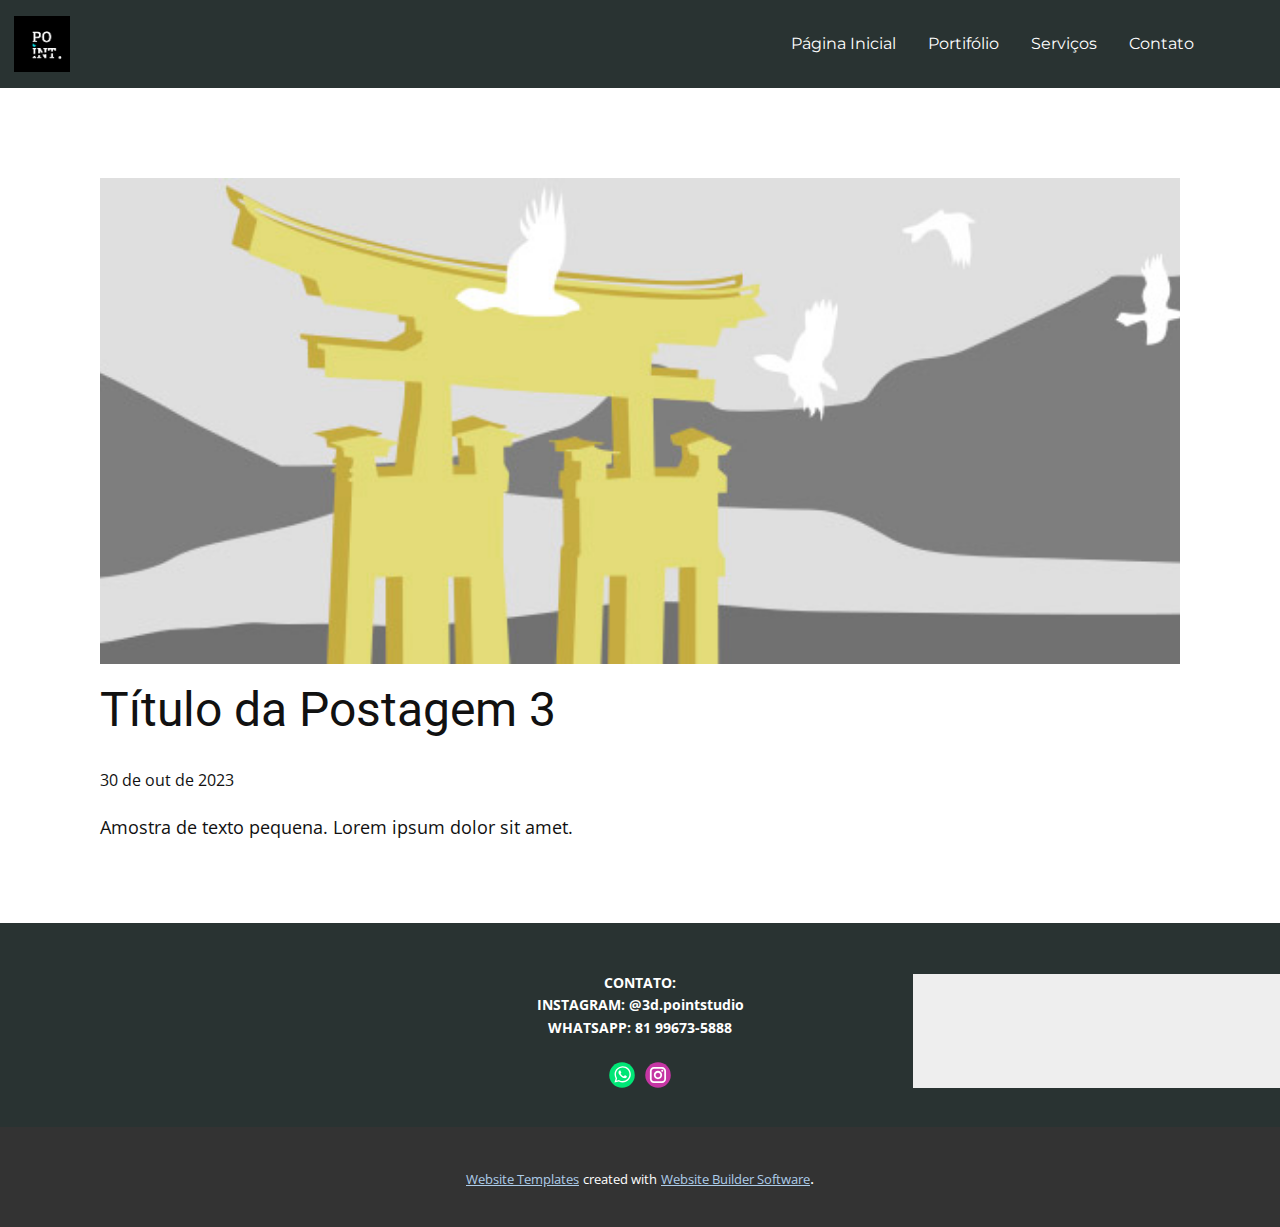
<file: blog/post-2.html>
<!DOCTYPE html>
<html style="font-size: 16px;" lang="pt"><head>
    <meta name="viewport" content="width=device-width, initial-scale=1.0">
    <meta charset="utf-8">
    <meta name="keywords" content="Título da Postagem 1">
    <meta name="description" content="">
    <title>Título da Postagem 3</title>
    <link rel="stylesheet" href="../nicepage.css" media="screen">
<link rel="stylesheet" href="../Post-Template.css" media="screen">
    <script class="u-script" type="text/javascript" src="../jquery.js" defer=""></script>
    <script class="u-script" type="text/javascript" src="../nicepage.js" defer=""></script>
    <meta name="generator" content="Nicepage 5.20.7, nicepage.com">
    <link id="u-theme-google-font" rel="stylesheet" href="https://fonts.googleapis.com/css?family=Roboto:100,100i,300,300i,400,400i,500,500i,700,700i,900,900i|Open+Sans:300,300i,400,400i,500,500i,600,600i,700,700i,800,800i">
    <link id="u-page-google-font" rel="stylesheet" href="https://fonts.googleapis.com/css?family=Montserrat:100,100i,200,200i,300,300i,400,400i,500,500i,600,600i,700,700i,800,800i,900,900i">
    
    
    
    <script type="application/ld+json">{
		"@context": "http://schema.org",
		"@type": "Organization",
		"name": "",
		"logo": "images/b.jpg",
		"sameAs": [
				" linktr.ee/pointstudio3d",
				"https://www.instagram.com/3d.pointstudio/"
		]
}</script>
    <meta name="theme-color" content="#478ac9">
  <meta data-intl-tel-input-cdn-path="intlTelInput/"></head>
  <body data-path-to-root="./" data-include-products="false" class="u-body u-xl-mode" data-lang="pt"><header class="u-clearfix u-header u-palette-4-dark-3 u-sticky u-header" id="sec-c59c" data-animation-name="" data-animation-duration="0" data-animation-delay="0" data-animation-direction=""><div class="u-clearfix u-sheet u-valign-middle u-sheet-1">
        <a href="https://nicepage.com" class="u-image u-logo u-image-1" data-image-width="1000" data-image-height="1000">
          <img src="../images/b.jpg" class="u-logo-image u-logo-image-1">
        </a>
        <nav class="u-menu u-menu-one-level u-offcanvas u-menu-1">
          <div class="menu-collapse" style="font-size: 1rem; letter-spacing: 0px;">
            <a class="u-button-style u-custom-left-right-menu-spacing u-custom-padding-bottom u-custom-top-bottom-menu-spacing u-nav-link u-text-active-palette-1-base u-text-hover-palette-2-base" href="#">
              <svg class="u-svg-link" viewBox="0 0 24 24"><use xmlns:xlink="http://www.w3.org/1999/xlink" xlink:href="#menu-hamburger"></use></svg>
              <svg class="u-svg-content" version="1.1" id="menu-hamburger" viewBox="0 0 16 16" x="0px" y="0px" xmlns:xlink="http://www.w3.org/1999/xlink" xmlns="http://www.w3.org/2000/svg"><g><rect y="1" width="16" height="2"></rect><rect y="7" width="16" height="2"></rect><rect y="13" width="16" height="2"></rect>
</g></svg>
            </a>
          </div>
          <div class="u-custom-menu u-nav-container"></div>
          <div class="u-custom-menu u-nav-container-collapse">
            <div class="u-black u-container-style u-inner-container-layout u-opacity u-opacity-95 u-sidenav">
              <div class="u-inner-container-layout u-sidenav-overflow">
                <div class="u-menu-close"></div>
                <ul class="u-align-center u-nav u-popupmenu-items u-unstyled u-nav-1"><li class="u-nav-item"><a class="u-button-style u-nav-link" href="#">Item do Menu1</a>
</li></ul>
              </div>
            </div>
            <div class="u-black u-menu-overlay u-opacity u-opacity-70"></div>
          </div>
        </nav>
        <nav class="u-menu u-menu-one-level u-offcanvas u-menu-2">
          <div class="menu-collapse u-custom-font u-font-montserrat">
            <a class="u-button-style u-nav-link" href="#">
              <svg class="u-svg-link" viewBox="0 0 24 24"><use xmlns:xlink="http://www.w3.org/1999/xlink" xlink:href="#svg-3c36"></use></svg>
              <svg class="u-svg-content" version="1.1" id="svg-3c36" viewBox="0 0 16 16" x="0px" y="0px" xmlns:xlink="http://www.w3.org/1999/xlink" xmlns="http://www.w3.org/2000/svg"><g><rect y="1" width="16" height="2"></rect><rect y="7" width="16" height="2"></rect><rect y="13" width="16" height="2"></rect>
</g></svg>
            </a>
          </div>
          <div class="u-custom-menu u-nav-container">
            <ul class="u-custom-font u-font-montserrat u-nav u-unstyled u-nav-2"><li class="u-nav-item"><a class="u-button-style u-nav-link" href="../Página-Inicial.html" style="padding: 10px 16px;">Página Inicial</a>
</li><li class="u-nav-item"><a class="u-button-style u-nav-link" href="../Portifólio.html" style="padding: 10px 16px;">Portifólio</a>
</li><li class="u-nav-item"><a class="u-button-style u-nav-link" href="../Serviços.html" style="padding: 10px 16px;">Serviços</a>
</li><li class="u-nav-item"><a class="u-button-style u-nav-link" href="../Contato.html" style="padding: 10px 16px;">Contato</a>
</li></ul>
          </div>
          <div class="u-custom-menu u-nav-container-collapse">
            <div class="u-black u-container-style u-inner-container-layout u-opacity u-opacity-95 u-sidenav">
              <div class="u-inner-container-layout u-sidenav-overflow">
                <div class="u-menu-close"></div>
                <ul class="u-align-center u-nav u-popupmenu-items u-unstyled u-nav-3"><li class="u-nav-item"><a class="u-button-style u-nav-link" href="../Página-Inicial.html">Página Inicial</a>
</li><li class="u-nav-item"><a class="u-button-style u-nav-link" href="../Portifólio.html">Portifólio</a>
</li><li class="u-nav-item"><a class="u-button-style u-nav-link" href="../Serviços.html">Serviços</a>
</li><li class="u-nav-item"><a class="u-button-style u-nav-link" href="../Contato.html">Contato</a>
</li></ul>
              </div>
            </div>
            <div class="u-black u-menu-overlay u-opacity u-opacity-70"></div>
          </div>
        </nav>
      </div></header>
    <section class="u-align-center u-clearfix u-section-1" id="sec-e7cb">
      <div class="u-clearfix u-sheet u-valign-middle-md u-valign-middle-sm u-valign-middle-xs u-sheet-1"><!--post_details--><!--post_details_options_json--><!--{"source":""}--><!--/post_details_options_json--><!--blog_post-->
        <div class="u-container-style u-expanded-width u-post-details u-post-details-1">
          <div class="u-container-layout u-valign-middle u-container-layout-1"><!--blog_post_image-->
            <img alt="" class="u-blog-control u-expanded-width u-image u-image-default u-image-1" src="../images/8ad73f3c.jpeg"><!--/blog_post_image--><!--blog_post_header-->
            <h2 class="u-blog-control u-text u-text-1">Título da Postagem 3</h2><!--/blog_post_header--><!--blog_post_metadata-->
            <div class="u-blog-control u-metadata u-metadata-1"><!--blog_post_metadata_date-->
              <span class="u-meta-date u-meta-icon">30 de out de 2023</span><!--/blog_post_metadata_date--><!--blog_post_metadata_category-->
              <!--/blog_post_metadata_category--><!--blog_post_metadata_comments-->
              <!--/blog_post_metadata_comments-->
            </div><!--/blog_post_metadata--><!--blog_post_content-->
            <div class="u-align-justify u-blog-control u-post-content u-text u-text-2 fr-view">
  Amostra de texto pequena. Lorem ipsum dolor sit amet.
  </div><!--/blog_post_content-->
          </div>
        </div><!--/blog_post--><!--/post_details-->
      </div>
    </section>
    
    
    
    <footer class="u-align-center u-clearfix u-footer u-palette-4-dark-3 u-footer" id="sec-49c3"><div class="u-clearfix u-sheet u-sheet-1">
        <p class="u-small-text u-text u-text-variant u-text-1">CONTATO:<br>INSTAGRAM: @3d.pointstudio<br>WHATSAPP: 81 99673-5888<br>
          <br>
        </p>
        <div class="u-social-icons u-spacing-10 u-social-icons-1">
          <a class="u-social-url" target="_blank" data-type="Whatsapp" title="Whatsapp" href="../ linktr.ee/pointstudio3d"><span class="u-icon u-social-icon u-social-whatsapp u-icon-1"><svg class="u-svg-link" preserveAspectRatio="xMidYMin slice" viewBox="0 0 112 112" style=""><use xmlns:xlink="http://www.w3.org/1999/xlink" xlink:href="#svg-0ccf"></use></svg><svg class="u-svg-content" viewBox="0 0 112 112" x="0" y="0" id="svg-0ccf"><circle fill="currentColor" cx="56.1" cy="56.1" r="55"></circle><path fill="#FFFFFF" d="M83.8,28.3C77.2,21.7,68.4,18,59,18c-19.3,0-35.1,15.7-35.1,35.1c0,6.2,1.6,12.2,4.7,17.5l-5,18.2L42.2,84
	c5.1,2.8,10.9,4.3,16.8,4.3h0l0,0c19.3,0,35.1-15.7,35.1-35.1C94.1,43.8,90.5,35,83.8,28.3 M59,82.3L59,82.3
	c-5.2,0-10.4-1.4-14.9-4.1l-1.1-0.6l-11,2.9L35,69.8l-0.7-1.1c-2.9-4.6-4.5-10-4.5-15.5C29.8,37,42.9,24,59,24
	c7.8,0,15.1,3,20.6,8.6c5.5,5.5,8.5,12.8,8.5,20.6C88.2,69.2,75.1,82.3,59,82.3 M75,60.5c-0.9-0.4-5.2-2.6-6-2.9
	c-0.8-0.3-1.4-0.4-2,0.4s-2.3,2.9-2.8,3.4c-0.5,0.6-1,0.7-1.9,0.2c-0.9-0.4-3.7-1.4-7.1-4.4c-2.6-2.3-4.4-5.2-4.9-6.1
	c-0.5-0.9-0.1-1.4,0.4-1.8c0.4-0.4,0.9-1,1.3-1.5c0.4-0.5,0.6-0.9,0.9-1.5c0.3-0.6,0.1-1.1-0.1-1.5c-0.2-0.4-2-4.8-2.7-6.5
	c-0.7-1.7-1.4-1.5-2-1.5c-0.5,0-1.1,0-1.7,0c-0.6,0-1.5,0.2-2.3,1.1c-0.8,0.9-3.1,3-3.1,7.3c0,4.3,3.1,8.5,3.6,9.1
	c0.4,0.6,6.2,9.4,15,13.2c2.1,0.9,3.7,1.4,5,1.8c2.1,0.7,4,0.6,5.5,0.3c1.7-0.3,5.2-2.1,5.9-4.2c0.7-2,0.7-3.8,0.5-4.2
	C76.5,61.1,75.9,60.9,75,60.5"></path></svg></span>
          </a>
          <a class="u-social-url" target="_blank" data-type="Instagram" title="Instagram" href="https://www.instagram.com/3d.pointstudio/"><span class="u-icon u-social-icon u-social-instagram u-icon-2"><svg class="u-svg-link" preserveAspectRatio="xMidYMin slice" viewBox="0 0 112 112" style=""><use xmlns:xlink="http://www.w3.org/1999/xlink" xlink:href="#svg-5caa"></use></svg><svg class="u-svg-content" viewBox="0 0 112 112" x="0" y="0" id="svg-5caa"><circle fill="currentColor" cx="56.1" cy="56.1" r="55"></circle><path fill="#FFFFFF" d="M55.9,38.2c-9.9,0-17.9,8-17.9,17.9C38,66,46,74,55.9,74c9.9,0,17.9-8,17.9-17.9C73.8,46.2,65.8,38.2,55.9,38.2
      z M55.9,66.4c-5.7,0-10.3-4.6-10.3-10.3c-0.1-5.7,4.6-10.3,10.3-10.3c5.7,0,10.3,4.6,10.3,10.3C66.2,61.8,61.6,66.4,55.9,66.4z"></path><path fill="#FFFFFF" d="M74.3,33.5c-2.3,0-4.2,1.9-4.2,4.2s1.9,4.2,4.2,4.2s4.2-1.9,4.2-4.2S76.6,33.5,74.3,33.5z"></path><path fill="#FFFFFF" d="M73.1,21.3H38.6c-9.7,0-17.5,7.9-17.5,17.5v34.5c0,9.7,7.9,17.6,17.5,17.6h34.5c9.7,0,17.5-7.9,17.5-17.5V38.8
      C90.6,29.1,82.7,21.3,73.1,21.3z M83,73.3c0,5.5-4.5,9.9-9.9,9.9H38.6c-5.5,0-9.9-4.5-9.9-9.9V38.8c0-5.5,4.5-9.9,9.9-9.9h34.5
      c5.5,0,9.9,4.5,9.9,9.9V73.3z"></path></svg></span>
          </a>
        </div>
        <div class="u-grey-light-2 u-map u-map-1">
          <div class="embed-responsive">
            <iframe class="embed-responsive-item" src="https://maps.google.com/maps?output=embed&amp;q=Passira%2C%20PE&amp;z=10&amp;t=m" data-map="[base64]"></iframe>
          </div>
        </div>
      </div></footer>
    <section class="u-backlink u-clearfix u-grey-80">
      <a class="u-link" href="https://nicepage.com/website-templates" target="_blank">
        <span>Website Templates</span>
      </a>
      <p class="u-text">
        <span>created with</span>
      </p>
      <a class="u-link" href="" target="_blank">
        <span>Website Builder Software</span>
      </a>. 
    </section>
  
</body></html>
</file>
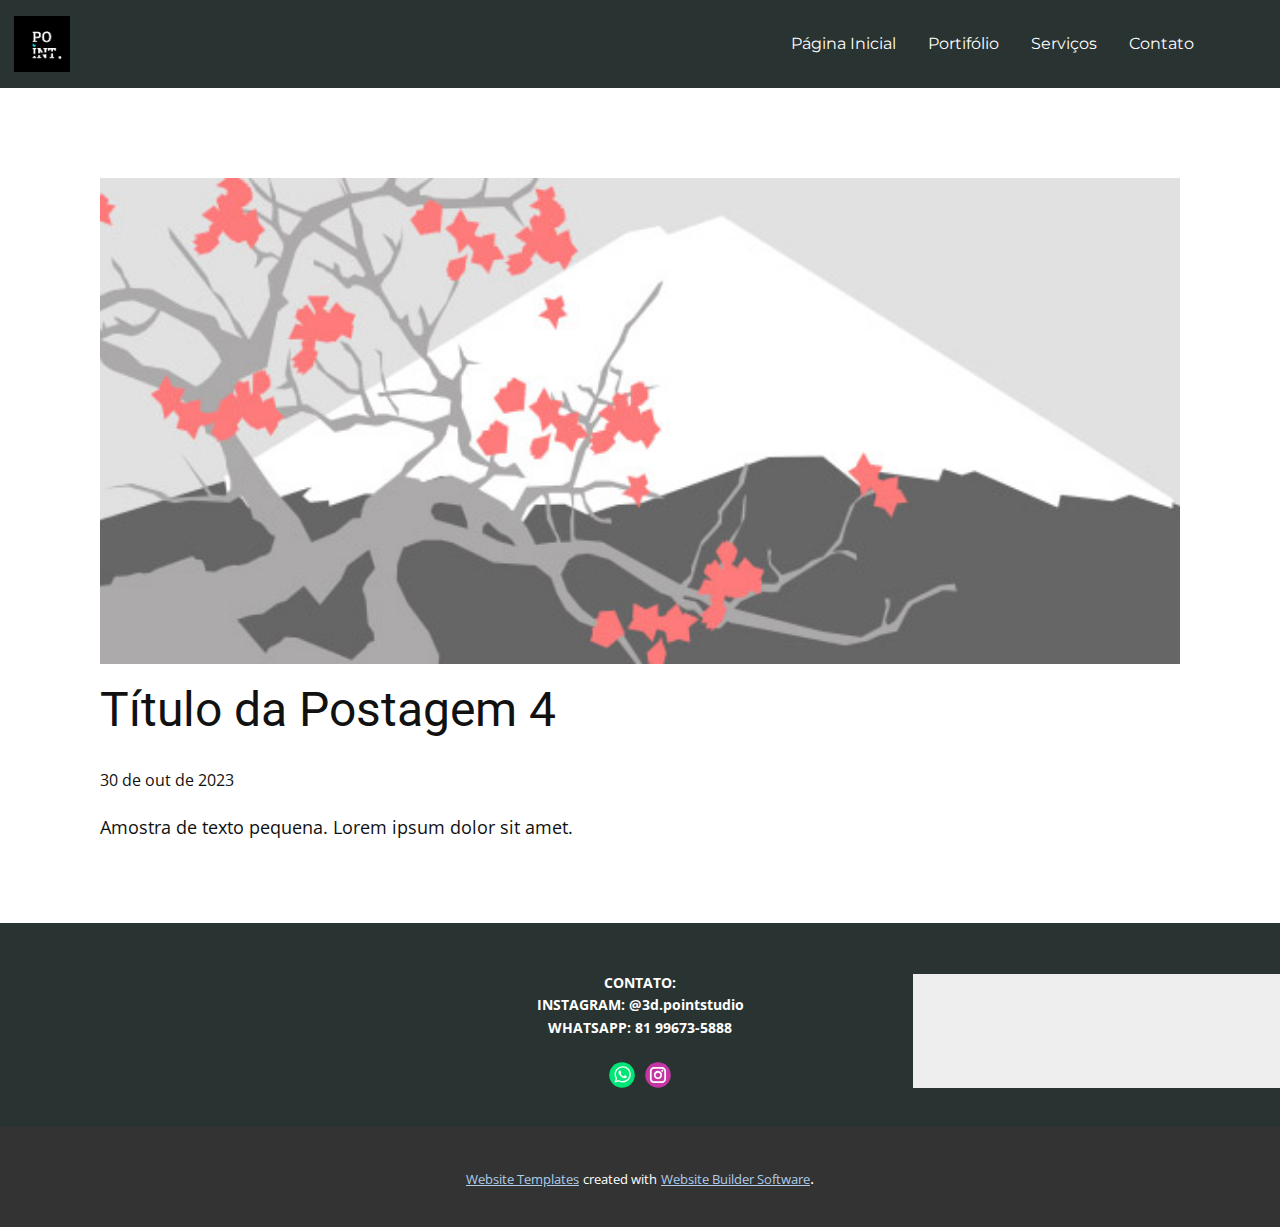
<file: blog/post-3.html>
<!DOCTYPE html>
<html style="font-size: 16px;" lang="pt"><head>
    <meta name="viewport" content="width=device-width, initial-scale=1.0">
    <meta charset="utf-8">
    <meta name="keywords" content="Título da Postagem 1">
    <meta name="description" content="">
    <title>Título da Postagem 4</title>
    <link rel="stylesheet" href="../nicepage.css" media="screen">
<link rel="stylesheet" href="../Post-Template.css" media="screen">
    <script class="u-script" type="text/javascript" src="../jquery.js" defer=""></script>
    <script class="u-script" type="text/javascript" src="../nicepage.js" defer=""></script>
    <meta name="generator" content="Nicepage 5.20.7, nicepage.com">
    <link id="u-theme-google-font" rel="stylesheet" href="https://fonts.googleapis.com/css?family=Roboto:100,100i,300,300i,400,400i,500,500i,700,700i,900,900i|Open+Sans:300,300i,400,400i,500,500i,600,600i,700,700i,800,800i">
    <link id="u-page-google-font" rel="stylesheet" href="https://fonts.googleapis.com/css?family=Montserrat:100,100i,200,200i,300,300i,400,400i,500,500i,600,600i,700,700i,800,800i,900,900i">
    
    
    
    <script type="application/ld+json">{
		"@context": "http://schema.org",
		"@type": "Organization",
		"name": "",
		"logo": "images/b.jpg",
		"sameAs": [
				" linktr.ee/pointstudio3d",
				"https://www.instagram.com/3d.pointstudio/"
		]
}</script>
    <meta name="theme-color" content="#478ac9">
  <meta data-intl-tel-input-cdn-path="intlTelInput/"></head>
  <body data-path-to-root="./" data-include-products="false" class="u-body u-xl-mode" data-lang="pt"><header class="u-clearfix u-header u-palette-4-dark-3 u-sticky u-header" id="sec-c59c" data-animation-name="" data-animation-duration="0" data-animation-delay="0" data-animation-direction=""><div class="u-clearfix u-sheet u-valign-middle u-sheet-1">
        <a href="https://nicepage.com" class="u-image u-logo u-image-1" data-image-width="1000" data-image-height="1000">
          <img src="../images/b.jpg" class="u-logo-image u-logo-image-1">
        </a>
        <nav class="u-menu u-menu-one-level u-offcanvas u-menu-1">
          <div class="menu-collapse" style="font-size: 1rem; letter-spacing: 0px;">
            <a class="u-button-style u-custom-left-right-menu-spacing u-custom-padding-bottom u-custom-top-bottom-menu-spacing u-nav-link u-text-active-palette-1-base u-text-hover-palette-2-base" href="#">
              <svg class="u-svg-link" viewBox="0 0 24 24"><use xmlns:xlink="http://www.w3.org/1999/xlink" xlink:href="#menu-hamburger"></use></svg>
              <svg class="u-svg-content" version="1.1" id="menu-hamburger" viewBox="0 0 16 16" x="0px" y="0px" xmlns:xlink="http://www.w3.org/1999/xlink" xmlns="http://www.w3.org/2000/svg"><g><rect y="1" width="16" height="2"></rect><rect y="7" width="16" height="2"></rect><rect y="13" width="16" height="2"></rect>
</g></svg>
            </a>
          </div>
          <div class="u-custom-menu u-nav-container"></div>
          <div class="u-custom-menu u-nav-container-collapse">
            <div class="u-black u-container-style u-inner-container-layout u-opacity u-opacity-95 u-sidenav">
              <div class="u-inner-container-layout u-sidenav-overflow">
                <div class="u-menu-close"></div>
                <ul class="u-align-center u-nav u-popupmenu-items u-unstyled u-nav-1"><li class="u-nav-item"><a class="u-button-style u-nav-link" href="#">Item do Menu1</a>
</li></ul>
              </div>
            </div>
            <div class="u-black u-menu-overlay u-opacity u-opacity-70"></div>
          </div>
        </nav>
        <nav class="u-menu u-menu-one-level u-offcanvas u-menu-2">
          <div class="menu-collapse u-custom-font u-font-montserrat">
            <a class="u-button-style u-nav-link" href="#">
              <svg class="u-svg-link" viewBox="0 0 24 24"><use xmlns:xlink="http://www.w3.org/1999/xlink" xlink:href="#svg-3c36"></use></svg>
              <svg class="u-svg-content" version="1.1" id="svg-3c36" viewBox="0 0 16 16" x="0px" y="0px" xmlns:xlink="http://www.w3.org/1999/xlink" xmlns="http://www.w3.org/2000/svg"><g><rect y="1" width="16" height="2"></rect><rect y="7" width="16" height="2"></rect><rect y="13" width="16" height="2"></rect>
</g></svg>
            </a>
          </div>
          <div class="u-custom-menu u-nav-container">
            <ul class="u-custom-font u-font-montserrat u-nav u-unstyled u-nav-2"><li class="u-nav-item"><a class="u-button-style u-nav-link" href="../Página-Inicial.html" style="padding: 10px 16px;">Página Inicial</a>
</li><li class="u-nav-item"><a class="u-button-style u-nav-link" href="../Portifólio.html" style="padding: 10px 16px;">Portifólio</a>
</li><li class="u-nav-item"><a class="u-button-style u-nav-link" href="../Serviços.html" style="padding: 10px 16px;">Serviços</a>
</li><li class="u-nav-item"><a class="u-button-style u-nav-link" href="../Contato.html" style="padding: 10px 16px;">Contato</a>
</li></ul>
          </div>
          <div class="u-custom-menu u-nav-container-collapse">
            <div class="u-black u-container-style u-inner-container-layout u-opacity u-opacity-95 u-sidenav">
              <div class="u-inner-container-layout u-sidenav-overflow">
                <div class="u-menu-close"></div>
                <ul class="u-align-center u-nav u-popupmenu-items u-unstyled u-nav-3"><li class="u-nav-item"><a class="u-button-style u-nav-link" href="../Página-Inicial.html">Página Inicial</a>
</li><li class="u-nav-item"><a class="u-button-style u-nav-link" href="../Portifólio.html">Portifólio</a>
</li><li class="u-nav-item"><a class="u-button-style u-nav-link" href="../Serviços.html">Serviços</a>
</li><li class="u-nav-item"><a class="u-button-style u-nav-link" href="../Contato.html">Contato</a>
</li></ul>
              </div>
            </div>
            <div class="u-black u-menu-overlay u-opacity u-opacity-70"></div>
          </div>
        </nav>
      </div></header>
    <section class="u-align-center u-clearfix u-section-1" id="sec-e7cb">
      <div class="u-clearfix u-sheet u-valign-middle-md u-valign-middle-sm u-valign-middle-xs u-sheet-1"><!--post_details--><!--post_details_options_json--><!--{"source":""}--><!--/post_details_options_json--><!--blog_post-->
        <div class="u-container-style u-expanded-width u-post-details u-post-details-1">
          <div class="u-container-layout u-valign-middle u-container-layout-1"><!--blog_post_image-->
            <img alt="" class="u-blog-control u-expanded-width u-image u-image-default u-image-1" src="../images/0fd3416c.jpeg"><!--/blog_post_image--><!--blog_post_header-->
            <h2 class="u-blog-control u-text u-text-1">Título da Postagem 4</h2><!--/blog_post_header--><!--blog_post_metadata-->
            <div class="u-blog-control u-metadata u-metadata-1"><!--blog_post_metadata_date-->
              <span class="u-meta-date u-meta-icon">30 de out de 2023</span><!--/blog_post_metadata_date--><!--blog_post_metadata_category-->
              <!--/blog_post_metadata_category--><!--blog_post_metadata_comments-->
              <!--/blog_post_metadata_comments-->
            </div><!--/blog_post_metadata--><!--blog_post_content-->
            <div class="u-align-justify u-blog-control u-post-content u-text u-text-2 fr-view">
  Amostra de texto pequena. Lorem ipsum dolor sit amet.
  </div><!--/blog_post_content-->
          </div>
        </div><!--/blog_post--><!--/post_details-->
      </div>
    </section>
    
    
    
    <footer class="u-align-center u-clearfix u-footer u-palette-4-dark-3 u-footer" id="sec-49c3"><div class="u-clearfix u-sheet u-sheet-1">
        <p class="u-small-text u-text u-text-variant u-text-1">CONTATO:<br>INSTAGRAM: @3d.pointstudio<br>WHATSAPP: 81 99673-5888<br>
          <br>
        </p>
        <div class="u-social-icons u-spacing-10 u-social-icons-1">
          <a class="u-social-url" target="_blank" data-type="Whatsapp" title="Whatsapp" href="../ linktr.ee/pointstudio3d"><span class="u-icon u-social-icon u-social-whatsapp u-icon-1"><svg class="u-svg-link" preserveAspectRatio="xMidYMin slice" viewBox="0 0 112 112" style=""><use xmlns:xlink="http://www.w3.org/1999/xlink" xlink:href="#svg-0ccf"></use></svg><svg class="u-svg-content" viewBox="0 0 112 112" x="0" y="0" id="svg-0ccf"><circle fill="currentColor" cx="56.1" cy="56.1" r="55"></circle><path fill="#FFFFFF" d="M83.8,28.3C77.2,21.7,68.4,18,59,18c-19.3,0-35.1,15.7-35.1,35.1c0,6.2,1.6,12.2,4.7,17.5l-5,18.2L42.2,84
	c5.1,2.8,10.9,4.3,16.8,4.3h0l0,0c19.3,0,35.1-15.7,35.1-35.1C94.1,43.8,90.5,35,83.8,28.3 M59,82.3L59,82.3
	c-5.2,0-10.4-1.4-14.9-4.1l-1.1-0.6l-11,2.9L35,69.8l-0.7-1.1c-2.9-4.6-4.5-10-4.5-15.5C29.8,37,42.9,24,59,24
	c7.8,0,15.1,3,20.6,8.6c5.5,5.5,8.5,12.8,8.5,20.6C88.2,69.2,75.1,82.3,59,82.3 M75,60.5c-0.9-0.4-5.2-2.6-6-2.9
	c-0.8-0.3-1.4-0.4-2,0.4s-2.3,2.9-2.8,3.4c-0.5,0.6-1,0.7-1.9,0.2c-0.9-0.4-3.7-1.4-7.1-4.4c-2.6-2.3-4.4-5.2-4.9-6.1
	c-0.5-0.9-0.1-1.4,0.4-1.8c0.4-0.4,0.9-1,1.3-1.5c0.4-0.5,0.6-0.9,0.9-1.5c0.3-0.6,0.1-1.1-0.1-1.5c-0.2-0.4-2-4.8-2.7-6.5
	c-0.7-1.7-1.4-1.5-2-1.5c-0.5,0-1.1,0-1.7,0c-0.6,0-1.5,0.2-2.3,1.1c-0.8,0.9-3.1,3-3.1,7.3c0,4.3,3.1,8.5,3.6,9.1
	c0.4,0.6,6.2,9.4,15,13.2c2.1,0.9,3.7,1.4,5,1.8c2.1,0.7,4,0.6,5.5,0.3c1.7-0.3,5.2-2.1,5.9-4.2c0.7-2,0.7-3.8,0.5-4.2
	C76.5,61.1,75.9,60.9,75,60.5"></path></svg></span>
          </a>
          <a class="u-social-url" target="_blank" data-type="Instagram" title="Instagram" href="https://www.instagram.com/3d.pointstudio/"><span class="u-icon u-social-icon u-social-instagram u-icon-2"><svg class="u-svg-link" preserveAspectRatio="xMidYMin slice" viewBox="0 0 112 112" style=""><use xmlns:xlink="http://www.w3.org/1999/xlink" xlink:href="#svg-5caa"></use></svg><svg class="u-svg-content" viewBox="0 0 112 112" x="0" y="0" id="svg-5caa"><circle fill="currentColor" cx="56.1" cy="56.1" r="55"></circle><path fill="#FFFFFF" d="M55.9,38.2c-9.9,0-17.9,8-17.9,17.9C38,66,46,74,55.9,74c9.9,0,17.9-8,17.9-17.9C73.8,46.2,65.8,38.2,55.9,38.2
      z M55.9,66.4c-5.7,0-10.3-4.6-10.3-10.3c-0.1-5.7,4.6-10.3,10.3-10.3c5.7,0,10.3,4.6,10.3,10.3C66.2,61.8,61.6,66.4,55.9,66.4z"></path><path fill="#FFFFFF" d="M74.3,33.5c-2.3,0-4.2,1.9-4.2,4.2s1.9,4.2,4.2,4.2s4.2-1.9,4.2-4.2S76.6,33.5,74.3,33.5z"></path><path fill="#FFFFFF" d="M73.1,21.3H38.6c-9.7,0-17.5,7.9-17.5,17.5v34.5c0,9.7,7.9,17.6,17.5,17.6h34.5c9.7,0,17.5-7.9,17.5-17.5V38.8
      C90.6,29.1,82.7,21.3,73.1,21.3z M83,73.3c0,5.5-4.5,9.9-9.9,9.9H38.6c-5.5,0-9.9-4.5-9.9-9.9V38.8c0-5.5,4.5-9.9,9.9-9.9h34.5
      c5.5,0,9.9,4.5,9.9,9.9V73.3z"></path></svg></span>
          </a>
        </div>
        <div class="u-grey-light-2 u-map u-map-1">
          <div class="embed-responsive">
            <iframe class="embed-responsive-item" src="https://maps.google.com/maps?output=embed&amp;q=Passira%2C%20PE&amp;z=10&amp;t=m" data-map="[base64]"></iframe>
          </div>
        </div>
      </div></footer>
    <section class="u-backlink u-clearfix u-grey-80">
      <a class="u-link" href="https://nicepage.com/website-templates" target="_blank">
        <span>Website Templates</span>
      </a>
      <p class="u-text">
        <span>created with</span>
      </p>
      <a class="u-link" href="" target="_blank">
        <span>Website Builder Software</span>
      </a>. 
    </section>
  
</body></html>
</file>
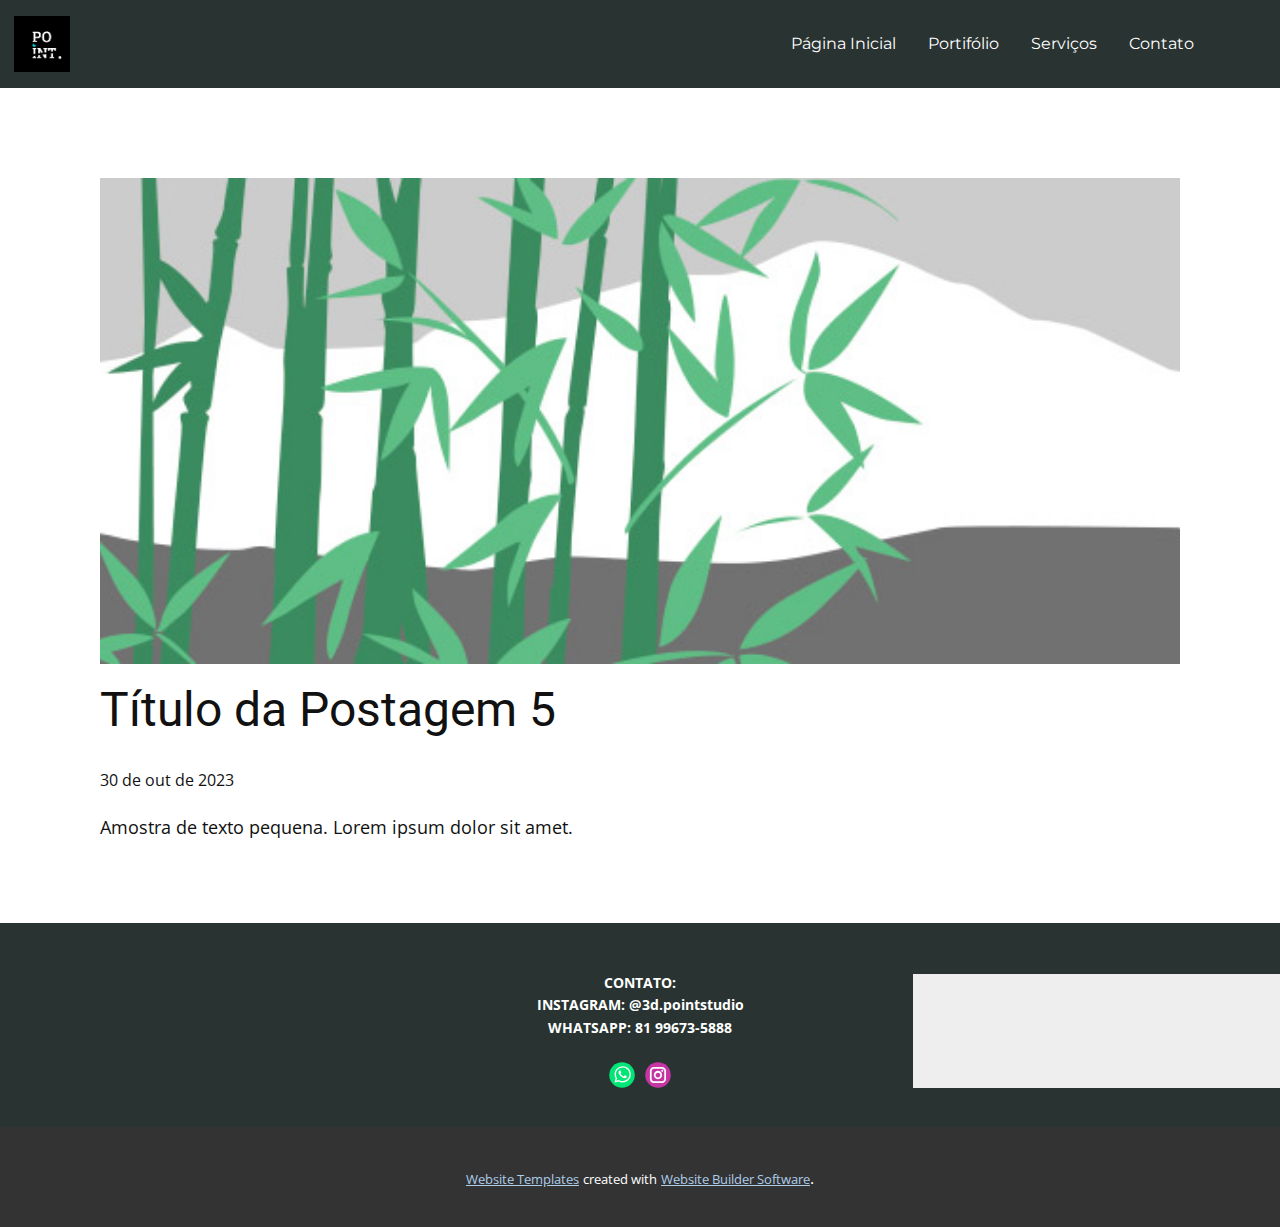
<file: blog/post-4.html>
<!DOCTYPE html>
<html style="font-size: 16px;" lang="pt"><head>
    <meta name="viewport" content="width=device-width, initial-scale=1.0">
    <meta charset="utf-8">
    <meta name="keywords" content="Título da Postagem 1">
    <meta name="description" content="">
    <title>Título da Postagem 5</title>
    <link rel="stylesheet" href="../nicepage.css" media="screen">
<link rel="stylesheet" href="../Post-Template.css" media="screen">
    <script class="u-script" type="text/javascript" src="../jquery.js" defer=""></script>
    <script class="u-script" type="text/javascript" src="../nicepage.js" defer=""></script>
    <meta name="generator" content="Nicepage 5.20.7, nicepage.com">
    <link id="u-theme-google-font" rel="stylesheet" href="https://fonts.googleapis.com/css?family=Roboto:100,100i,300,300i,400,400i,500,500i,700,700i,900,900i|Open+Sans:300,300i,400,400i,500,500i,600,600i,700,700i,800,800i">
    <link id="u-page-google-font" rel="stylesheet" href="https://fonts.googleapis.com/css?family=Montserrat:100,100i,200,200i,300,300i,400,400i,500,500i,600,600i,700,700i,800,800i,900,900i">
    
    
    
    <script type="application/ld+json">{
		"@context": "http://schema.org",
		"@type": "Organization",
		"name": "",
		"logo": "images/b.jpg",
		"sameAs": [
				" linktr.ee/pointstudio3d",
				"https://www.instagram.com/3d.pointstudio/"
		]
}</script>
    <meta name="theme-color" content="#478ac9">
  <meta data-intl-tel-input-cdn-path="intlTelInput/"></head>
  <body data-path-to-root="./" data-include-products="false" class="u-body u-xl-mode" data-lang="pt"><header class="u-clearfix u-header u-palette-4-dark-3 u-sticky u-header" id="sec-c59c" data-animation-name="" data-animation-duration="0" data-animation-delay="0" data-animation-direction=""><div class="u-clearfix u-sheet u-valign-middle u-sheet-1">
        <a href="https://nicepage.com" class="u-image u-logo u-image-1" data-image-width="1000" data-image-height="1000">
          <img src="../images/b.jpg" class="u-logo-image u-logo-image-1">
        </a>
        <nav class="u-menu u-menu-one-level u-offcanvas u-menu-1">
          <div class="menu-collapse" style="font-size: 1rem; letter-spacing: 0px;">
            <a class="u-button-style u-custom-left-right-menu-spacing u-custom-padding-bottom u-custom-top-bottom-menu-spacing u-nav-link u-text-active-palette-1-base u-text-hover-palette-2-base" href="#">
              <svg class="u-svg-link" viewBox="0 0 24 24"><use xmlns:xlink="http://www.w3.org/1999/xlink" xlink:href="#menu-hamburger"></use></svg>
              <svg class="u-svg-content" version="1.1" id="menu-hamburger" viewBox="0 0 16 16" x="0px" y="0px" xmlns:xlink="http://www.w3.org/1999/xlink" xmlns="http://www.w3.org/2000/svg"><g><rect y="1" width="16" height="2"></rect><rect y="7" width="16" height="2"></rect><rect y="13" width="16" height="2"></rect>
</g></svg>
            </a>
          </div>
          <div class="u-custom-menu u-nav-container"></div>
          <div class="u-custom-menu u-nav-container-collapse">
            <div class="u-black u-container-style u-inner-container-layout u-opacity u-opacity-95 u-sidenav">
              <div class="u-inner-container-layout u-sidenav-overflow">
                <div class="u-menu-close"></div>
                <ul class="u-align-center u-nav u-popupmenu-items u-unstyled u-nav-1"><li class="u-nav-item"><a class="u-button-style u-nav-link" href="#">Item do Menu1</a>
</li></ul>
              </div>
            </div>
            <div class="u-black u-menu-overlay u-opacity u-opacity-70"></div>
          </div>
        </nav>
        <nav class="u-menu u-menu-one-level u-offcanvas u-menu-2">
          <div class="menu-collapse u-custom-font u-font-montserrat">
            <a class="u-button-style u-nav-link" href="#">
              <svg class="u-svg-link" viewBox="0 0 24 24"><use xmlns:xlink="http://www.w3.org/1999/xlink" xlink:href="#svg-3c36"></use></svg>
              <svg class="u-svg-content" version="1.1" id="svg-3c36" viewBox="0 0 16 16" x="0px" y="0px" xmlns:xlink="http://www.w3.org/1999/xlink" xmlns="http://www.w3.org/2000/svg"><g><rect y="1" width="16" height="2"></rect><rect y="7" width="16" height="2"></rect><rect y="13" width="16" height="2"></rect>
</g></svg>
            </a>
          </div>
          <div class="u-custom-menu u-nav-container">
            <ul class="u-custom-font u-font-montserrat u-nav u-unstyled u-nav-2"><li class="u-nav-item"><a class="u-button-style u-nav-link" href="../Página-Inicial.html" style="padding: 10px 16px;">Página Inicial</a>
</li><li class="u-nav-item"><a class="u-button-style u-nav-link" href="../Portifólio.html" style="padding: 10px 16px;">Portifólio</a>
</li><li class="u-nav-item"><a class="u-button-style u-nav-link" href="../Serviços.html" style="padding: 10px 16px;">Serviços</a>
</li><li class="u-nav-item"><a class="u-button-style u-nav-link" href="../Contato.html" style="padding: 10px 16px;">Contato</a>
</li></ul>
          </div>
          <div class="u-custom-menu u-nav-container-collapse">
            <div class="u-black u-container-style u-inner-container-layout u-opacity u-opacity-95 u-sidenav">
              <div class="u-inner-container-layout u-sidenav-overflow">
                <div class="u-menu-close"></div>
                <ul class="u-align-center u-nav u-popupmenu-items u-unstyled u-nav-3"><li class="u-nav-item"><a class="u-button-style u-nav-link" href="../Página-Inicial.html">Página Inicial</a>
</li><li class="u-nav-item"><a class="u-button-style u-nav-link" href="../Portifólio.html">Portifólio</a>
</li><li class="u-nav-item"><a class="u-button-style u-nav-link" href="../Serviços.html">Serviços</a>
</li><li class="u-nav-item"><a class="u-button-style u-nav-link" href="../Contato.html">Contato</a>
</li></ul>
              </div>
            </div>
            <div class="u-black u-menu-overlay u-opacity u-opacity-70"></div>
          </div>
        </nav>
      </div></header>
    <section class="u-align-center u-clearfix u-section-1" id="sec-e7cb">
      <div class="u-clearfix u-sheet u-valign-middle-md u-valign-middle-sm u-valign-middle-xs u-sheet-1"><!--post_details--><!--post_details_options_json--><!--{"source":""}--><!--/post_details_options_json--><!--blog_post-->
        <div class="u-container-style u-expanded-width u-post-details u-post-details-1">
          <div class="u-container-layout u-valign-middle u-container-layout-1"><!--blog_post_image-->
            <img alt="" class="u-blog-control u-expanded-width u-image u-image-default u-image-1" src="../images/68f64b9d.jpeg"><!--/blog_post_image--><!--blog_post_header-->
            <h2 class="u-blog-control u-text u-text-1">Título da Postagem 5</h2><!--/blog_post_header--><!--blog_post_metadata-->
            <div class="u-blog-control u-metadata u-metadata-1"><!--blog_post_metadata_date-->
              <span class="u-meta-date u-meta-icon">30 de out de 2023</span><!--/blog_post_metadata_date--><!--blog_post_metadata_category-->
              <!--/blog_post_metadata_category--><!--blog_post_metadata_comments-->
              <!--/blog_post_metadata_comments-->
            </div><!--/blog_post_metadata--><!--blog_post_content-->
            <div class="u-align-justify u-blog-control u-post-content u-text u-text-2 fr-view">
  Amostra de texto pequena. Lorem ipsum dolor sit amet.
  </div><!--/blog_post_content-->
          </div>
        </div><!--/blog_post--><!--/post_details-->
      </div>
    </section>
    
    
    
    <footer class="u-align-center u-clearfix u-footer u-palette-4-dark-3 u-footer" id="sec-49c3"><div class="u-clearfix u-sheet u-sheet-1">
        <p class="u-small-text u-text u-text-variant u-text-1">CONTATO:<br>INSTAGRAM: @3d.pointstudio<br>WHATSAPP: 81 99673-5888<br>
          <br>
        </p>
        <div class="u-social-icons u-spacing-10 u-social-icons-1">
          <a class="u-social-url" target="_blank" data-type="Whatsapp" title="Whatsapp" href="../ linktr.ee/pointstudio3d"><span class="u-icon u-social-icon u-social-whatsapp u-icon-1"><svg class="u-svg-link" preserveAspectRatio="xMidYMin slice" viewBox="0 0 112 112" style=""><use xmlns:xlink="http://www.w3.org/1999/xlink" xlink:href="#svg-0ccf"></use></svg><svg class="u-svg-content" viewBox="0 0 112 112" x="0" y="0" id="svg-0ccf"><circle fill="currentColor" cx="56.1" cy="56.1" r="55"></circle><path fill="#FFFFFF" d="M83.8,28.3C77.2,21.7,68.4,18,59,18c-19.3,0-35.1,15.7-35.1,35.1c0,6.2,1.6,12.2,4.7,17.5l-5,18.2L42.2,84
	c5.1,2.8,10.9,4.3,16.8,4.3h0l0,0c19.3,0,35.1-15.7,35.1-35.1C94.1,43.8,90.5,35,83.8,28.3 M59,82.3L59,82.3
	c-5.2,0-10.4-1.4-14.9-4.1l-1.1-0.6l-11,2.9L35,69.8l-0.7-1.1c-2.9-4.6-4.5-10-4.5-15.5C29.8,37,42.9,24,59,24
	c7.8,0,15.1,3,20.6,8.6c5.5,5.5,8.5,12.8,8.5,20.6C88.2,69.2,75.1,82.3,59,82.3 M75,60.5c-0.9-0.4-5.2-2.6-6-2.9
	c-0.8-0.3-1.4-0.4-2,0.4s-2.3,2.9-2.8,3.4c-0.5,0.6-1,0.7-1.9,0.2c-0.9-0.4-3.7-1.4-7.1-4.4c-2.6-2.3-4.4-5.2-4.9-6.1
	c-0.5-0.9-0.1-1.4,0.4-1.8c0.4-0.4,0.9-1,1.3-1.5c0.4-0.5,0.6-0.9,0.9-1.5c0.3-0.6,0.1-1.1-0.1-1.5c-0.2-0.4-2-4.8-2.7-6.5
	c-0.7-1.7-1.4-1.5-2-1.5c-0.5,0-1.1,0-1.7,0c-0.6,0-1.5,0.2-2.3,1.1c-0.8,0.9-3.1,3-3.1,7.3c0,4.3,3.1,8.5,3.6,9.1
	c0.4,0.6,6.2,9.4,15,13.2c2.1,0.9,3.7,1.4,5,1.8c2.1,0.7,4,0.6,5.5,0.3c1.7-0.3,5.2-2.1,5.9-4.2c0.7-2,0.7-3.8,0.5-4.2
	C76.5,61.1,75.9,60.9,75,60.5"></path></svg></span>
          </a>
          <a class="u-social-url" target="_blank" data-type="Instagram" title="Instagram" href="https://www.instagram.com/3d.pointstudio/"><span class="u-icon u-social-icon u-social-instagram u-icon-2"><svg class="u-svg-link" preserveAspectRatio="xMidYMin slice" viewBox="0 0 112 112" style=""><use xmlns:xlink="http://www.w3.org/1999/xlink" xlink:href="#svg-5caa"></use></svg><svg class="u-svg-content" viewBox="0 0 112 112" x="0" y="0" id="svg-5caa"><circle fill="currentColor" cx="56.1" cy="56.1" r="55"></circle><path fill="#FFFFFF" d="M55.9,38.2c-9.9,0-17.9,8-17.9,17.9C38,66,46,74,55.9,74c9.9,0,17.9-8,17.9-17.9C73.8,46.2,65.8,38.2,55.9,38.2
      z M55.9,66.4c-5.7,0-10.3-4.6-10.3-10.3c-0.1-5.7,4.6-10.3,10.3-10.3c5.7,0,10.3,4.6,10.3,10.3C66.2,61.8,61.6,66.4,55.9,66.4z"></path><path fill="#FFFFFF" d="M74.3,33.5c-2.3,0-4.2,1.9-4.2,4.2s1.9,4.2,4.2,4.2s4.2-1.9,4.2-4.2S76.6,33.5,74.3,33.5z"></path><path fill="#FFFFFF" d="M73.1,21.3H38.6c-9.7,0-17.5,7.9-17.5,17.5v34.5c0,9.7,7.9,17.6,17.5,17.6h34.5c9.7,0,17.5-7.9,17.5-17.5V38.8
      C90.6,29.1,82.7,21.3,73.1,21.3z M83,73.3c0,5.5-4.5,9.9-9.9,9.9H38.6c-5.5,0-9.9-4.5-9.9-9.9V38.8c0-5.5,4.5-9.9,9.9-9.9h34.5
      c5.5,0,9.9,4.5,9.9,9.9V73.3z"></path></svg></span>
          </a>
        </div>
        <div class="u-grey-light-2 u-map u-map-1">
          <div class="embed-responsive">
            <iframe class="embed-responsive-item" src="https://maps.google.com/maps?output=embed&amp;q=Passira%2C%20PE&amp;z=10&amp;t=m" data-map="[base64]"></iframe>
          </div>
        </div>
      </div></footer>
    <section class="u-backlink u-clearfix u-grey-80">
      <a class="u-link" href="https://nicepage.com/website-templates" target="_blank">
        <span>Website Templates</span>
      </a>
      <p class="u-text">
        <span>created with</span>
      </p>
      <a class="u-link" href="" target="_blank">
        <span>Website Builder Software</span>
      </a>. 
    </section>
  
</body></html>
</file>
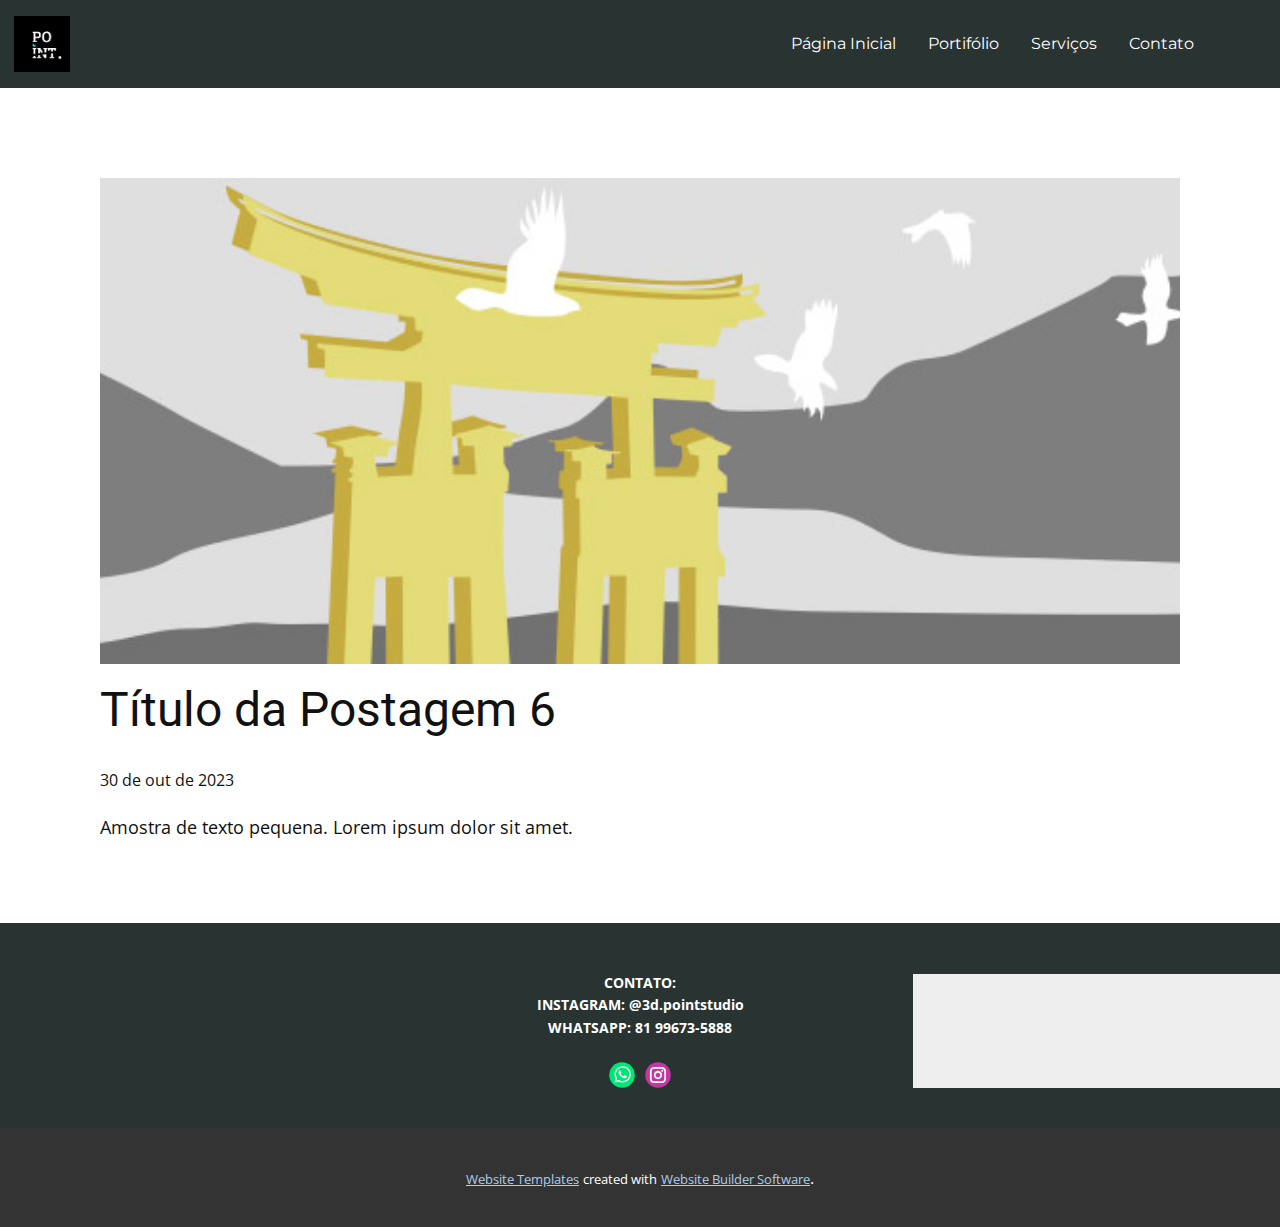
<file: blog/post-5.html>
<!DOCTYPE html>
<html style="font-size: 16px;" lang="pt"><head>
    <meta name="viewport" content="width=device-width, initial-scale=1.0">
    <meta charset="utf-8">
    <meta name="keywords" content="Título da Postagem 1">
    <meta name="description" content="">
    <title>Título da Postagem 6</title>
    <link rel="stylesheet" href="../nicepage.css" media="screen">
<link rel="stylesheet" href="../Post-Template.css" media="screen">
    <script class="u-script" type="text/javascript" src="../jquery.js" defer=""></script>
    <script class="u-script" type="text/javascript" src="../nicepage.js" defer=""></script>
    <meta name="generator" content="Nicepage 5.20.7, nicepage.com">
    <link id="u-theme-google-font" rel="stylesheet" href="https://fonts.googleapis.com/css?family=Roboto:100,100i,300,300i,400,400i,500,500i,700,700i,900,900i|Open+Sans:300,300i,400,400i,500,500i,600,600i,700,700i,800,800i">
    <link id="u-page-google-font" rel="stylesheet" href="https://fonts.googleapis.com/css?family=Montserrat:100,100i,200,200i,300,300i,400,400i,500,500i,600,600i,700,700i,800,800i,900,900i">
    
    
    
    <script type="application/ld+json">{
		"@context": "http://schema.org",
		"@type": "Organization",
		"name": "",
		"logo": "images/b.jpg",
		"sameAs": [
				" linktr.ee/pointstudio3d",
				"https://www.instagram.com/3d.pointstudio/"
		]
}</script>
    <meta name="theme-color" content="#478ac9">
  <meta data-intl-tel-input-cdn-path="intlTelInput/"></head>
  <body data-path-to-root="./" data-include-products="false" class="u-body u-xl-mode" data-lang="pt"><header class="u-clearfix u-header u-palette-4-dark-3 u-sticky u-header" id="sec-c59c" data-animation-name="" data-animation-duration="0" data-animation-delay="0" data-animation-direction=""><div class="u-clearfix u-sheet u-valign-middle u-sheet-1">
        <a href="https://nicepage.com" class="u-image u-logo u-image-1" data-image-width="1000" data-image-height="1000">
          <img src="../images/b.jpg" class="u-logo-image u-logo-image-1">
        </a>
        <nav class="u-menu u-menu-one-level u-offcanvas u-menu-1">
          <div class="menu-collapse" style="font-size: 1rem; letter-spacing: 0px;">
            <a class="u-button-style u-custom-left-right-menu-spacing u-custom-padding-bottom u-custom-top-bottom-menu-spacing u-nav-link u-text-active-palette-1-base u-text-hover-palette-2-base" href="#">
              <svg class="u-svg-link" viewBox="0 0 24 24"><use xmlns:xlink="http://www.w3.org/1999/xlink" xlink:href="#menu-hamburger"></use></svg>
              <svg class="u-svg-content" version="1.1" id="menu-hamburger" viewBox="0 0 16 16" x="0px" y="0px" xmlns:xlink="http://www.w3.org/1999/xlink" xmlns="http://www.w3.org/2000/svg"><g><rect y="1" width="16" height="2"></rect><rect y="7" width="16" height="2"></rect><rect y="13" width="16" height="2"></rect>
</g></svg>
            </a>
          </div>
          <div class="u-custom-menu u-nav-container"></div>
          <div class="u-custom-menu u-nav-container-collapse">
            <div class="u-black u-container-style u-inner-container-layout u-opacity u-opacity-95 u-sidenav">
              <div class="u-inner-container-layout u-sidenav-overflow">
                <div class="u-menu-close"></div>
                <ul class="u-align-center u-nav u-popupmenu-items u-unstyled u-nav-1"><li class="u-nav-item"><a class="u-button-style u-nav-link" href="#">Item do Menu1</a>
</li></ul>
              </div>
            </div>
            <div class="u-black u-menu-overlay u-opacity u-opacity-70"></div>
          </div>
        </nav>
        <nav class="u-menu u-menu-one-level u-offcanvas u-menu-2">
          <div class="menu-collapse u-custom-font u-font-montserrat">
            <a class="u-button-style u-nav-link" href="#">
              <svg class="u-svg-link" viewBox="0 0 24 24"><use xmlns:xlink="http://www.w3.org/1999/xlink" xlink:href="#svg-3c36"></use></svg>
              <svg class="u-svg-content" version="1.1" id="svg-3c36" viewBox="0 0 16 16" x="0px" y="0px" xmlns:xlink="http://www.w3.org/1999/xlink" xmlns="http://www.w3.org/2000/svg"><g><rect y="1" width="16" height="2"></rect><rect y="7" width="16" height="2"></rect><rect y="13" width="16" height="2"></rect>
</g></svg>
            </a>
          </div>
          <div class="u-custom-menu u-nav-container">
            <ul class="u-custom-font u-font-montserrat u-nav u-unstyled u-nav-2"><li class="u-nav-item"><a class="u-button-style u-nav-link" href="../Página-Inicial.html" style="padding: 10px 16px;">Página Inicial</a>
</li><li class="u-nav-item"><a class="u-button-style u-nav-link" href="../Portifólio.html" style="padding: 10px 16px;">Portifólio</a>
</li><li class="u-nav-item"><a class="u-button-style u-nav-link" href="../Serviços.html" style="padding: 10px 16px;">Serviços</a>
</li><li class="u-nav-item"><a class="u-button-style u-nav-link" href="../Contato.html" style="padding: 10px 16px;">Contato</a>
</li></ul>
          </div>
          <div class="u-custom-menu u-nav-container-collapse">
            <div class="u-black u-container-style u-inner-container-layout u-opacity u-opacity-95 u-sidenav">
              <div class="u-inner-container-layout u-sidenav-overflow">
                <div class="u-menu-close"></div>
                <ul class="u-align-center u-nav u-popupmenu-items u-unstyled u-nav-3"><li class="u-nav-item"><a class="u-button-style u-nav-link" href="../Página-Inicial.html">Página Inicial</a>
</li><li class="u-nav-item"><a class="u-button-style u-nav-link" href="../Portifólio.html">Portifólio</a>
</li><li class="u-nav-item"><a class="u-button-style u-nav-link" href="../Serviços.html">Serviços</a>
</li><li class="u-nav-item"><a class="u-button-style u-nav-link" href="../Contato.html">Contato</a>
</li></ul>
              </div>
            </div>
            <div class="u-black u-menu-overlay u-opacity u-opacity-70"></div>
          </div>
        </nav>
      </div></header>
    <section class="u-align-center u-clearfix u-section-1" id="sec-e7cb">
      <div class="u-clearfix u-sheet u-valign-middle-md u-valign-middle-sm u-valign-middle-xs u-sheet-1"><!--post_details--><!--post_details_options_json--><!--{"source":""}--><!--/post_details_options_json--><!--blog_post-->
        <div class="u-container-style u-expanded-width u-post-details u-post-details-1">
          <div class="u-container-layout u-valign-middle u-container-layout-1"><!--blog_post_image-->
            <img alt="" class="u-blog-control u-expanded-width u-image u-image-default u-image-1" src="../images/8ad73f3c.jpeg"><!--/blog_post_image--><!--blog_post_header-->
            <h2 class="u-blog-control u-text u-text-1">Título da Postagem 6</h2><!--/blog_post_header--><!--blog_post_metadata-->
            <div class="u-blog-control u-metadata u-metadata-1"><!--blog_post_metadata_date-->
              <span class="u-meta-date u-meta-icon">30 de out de 2023</span><!--/blog_post_metadata_date--><!--blog_post_metadata_category-->
              <!--/blog_post_metadata_category--><!--blog_post_metadata_comments-->
              <!--/blog_post_metadata_comments-->
            </div><!--/blog_post_metadata--><!--blog_post_content-->
            <div class="u-align-justify u-blog-control u-post-content u-text u-text-2 fr-view">
  Amostra de texto pequena. Lorem ipsum dolor sit amet.
  </div><!--/blog_post_content-->
          </div>
        </div><!--/blog_post--><!--/post_details-->
      </div>
    </section>
    
    
    
    <footer class="u-align-center u-clearfix u-footer u-palette-4-dark-3 u-footer" id="sec-49c3"><div class="u-clearfix u-sheet u-sheet-1">
        <p class="u-small-text u-text u-text-variant u-text-1">CONTATO:<br>INSTAGRAM: @3d.pointstudio<br>WHATSAPP: 81 99673-5888<br>
          <br>
        </p>
        <div class="u-social-icons u-spacing-10 u-social-icons-1">
          <a class="u-social-url" target="_blank" data-type="Whatsapp" title="Whatsapp" href="../ linktr.ee/pointstudio3d"><span class="u-icon u-social-icon u-social-whatsapp u-icon-1"><svg class="u-svg-link" preserveAspectRatio="xMidYMin slice" viewBox="0 0 112 112" style=""><use xmlns:xlink="http://www.w3.org/1999/xlink" xlink:href="#svg-0ccf"></use></svg><svg class="u-svg-content" viewBox="0 0 112 112" x="0" y="0" id="svg-0ccf"><circle fill="currentColor" cx="56.1" cy="56.1" r="55"></circle><path fill="#FFFFFF" d="M83.8,28.3C77.2,21.7,68.4,18,59,18c-19.3,0-35.1,15.7-35.1,35.1c0,6.2,1.6,12.2,4.7,17.5l-5,18.2L42.2,84
	c5.1,2.8,10.9,4.3,16.8,4.3h0l0,0c19.3,0,35.1-15.7,35.1-35.1C94.1,43.8,90.5,35,83.8,28.3 M59,82.3L59,82.3
	c-5.2,0-10.4-1.4-14.9-4.1l-1.1-0.6l-11,2.9L35,69.8l-0.7-1.1c-2.9-4.6-4.5-10-4.5-15.5C29.8,37,42.9,24,59,24
	c7.8,0,15.1,3,20.6,8.6c5.5,5.5,8.5,12.8,8.5,20.6C88.2,69.2,75.1,82.3,59,82.3 M75,60.5c-0.9-0.4-5.2-2.6-6-2.9
	c-0.8-0.3-1.4-0.4-2,0.4s-2.3,2.9-2.8,3.4c-0.5,0.6-1,0.7-1.9,0.2c-0.9-0.4-3.7-1.4-7.1-4.4c-2.6-2.3-4.4-5.2-4.9-6.1
	c-0.5-0.9-0.1-1.4,0.4-1.8c0.4-0.4,0.9-1,1.3-1.5c0.4-0.5,0.6-0.9,0.9-1.5c0.3-0.6,0.1-1.1-0.1-1.5c-0.2-0.4-2-4.8-2.7-6.5
	c-0.7-1.7-1.4-1.5-2-1.5c-0.5,0-1.1,0-1.7,0c-0.6,0-1.5,0.2-2.3,1.1c-0.8,0.9-3.1,3-3.1,7.3c0,4.3,3.1,8.5,3.6,9.1
	c0.4,0.6,6.2,9.4,15,13.2c2.1,0.9,3.7,1.4,5,1.8c2.1,0.7,4,0.6,5.5,0.3c1.7-0.3,5.2-2.1,5.9-4.2c0.7-2,0.7-3.8,0.5-4.2
	C76.5,61.1,75.9,60.9,75,60.5"></path></svg></span>
          </a>
          <a class="u-social-url" target="_blank" data-type="Instagram" title="Instagram" href="https://www.instagram.com/3d.pointstudio/"><span class="u-icon u-social-icon u-social-instagram u-icon-2"><svg class="u-svg-link" preserveAspectRatio="xMidYMin slice" viewBox="0 0 112 112" style=""><use xmlns:xlink="http://www.w3.org/1999/xlink" xlink:href="#svg-5caa"></use></svg><svg class="u-svg-content" viewBox="0 0 112 112" x="0" y="0" id="svg-5caa"><circle fill="currentColor" cx="56.1" cy="56.1" r="55"></circle><path fill="#FFFFFF" d="M55.9,38.2c-9.9,0-17.9,8-17.9,17.9C38,66,46,74,55.9,74c9.9,0,17.9-8,17.9-17.9C73.8,46.2,65.8,38.2,55.9,38.2
      z M55.9,66.4c-5.7,0-10.3-4.6-10.3-10.3c-0.1-5.7,4.6-10.3,10.3-10.3c5.7,0,10.3,4.6,10.3,10.3C66.2,61.8,61.6,66.4,55.9,66.4z"></path><path fill="#FFFFFF" d="M74.3,33.5c-2.3,0-4.2,1.9-4.2,4.2s1.9,4.2,4.2,4.2s4.2-1.9,4.2-4.2S76.6,33.5,74.3,33.5z"></path><path fill="#FFFFFF" d="M73.1,21.3H38.6c-9.7,0-17.5,7.9-17.5,17.5v34.5c0,9.7,7.9,17.6,17.5,17.6h34.5c9.7,0,17.5-7.9,17.5-17.5V38.8
      C90.6,29.1,82.7,21.3,73.1,21.3z M83,73.3c0,5.5-4.5,9.9-9.9,9.9H38.6c-5.5,0-9.9-4.5-9.9-9.9V38.8c0-5.5,4.5-9.9,9.9-9.9h34.5
      c5.5,0,9.9,4.5,9.9,9.9V73.3z"></path></svg></span>
          </a>
        </div>
        <div class="u-grey-light-2 u-map u-map-1">
          <div class="embed-responsive">
            <iframe class="embed-responsive-item" src="https://maps.google.com/maps?output=embed&amp;q=Passira%2C%20PE&amp;z=10&amp;t=m" data-map="[base64]"></iframe>
          </div>
        </div>
      </div></footer>
    <section class="u-backlink u-clearfix u-grey-80">
      <a class="u-link" href="https://nicepage.com/website-templates" target="_blank">
        <span>Website Templates</span>
      </a>
      <p class="u-text">
        <span>created with</span>
      </p>
      <a class="u-link" href="" target="_blank">
        <span>Website Builder Software</span>
      </a>. 
    </section>
  
</body></html>
</file>
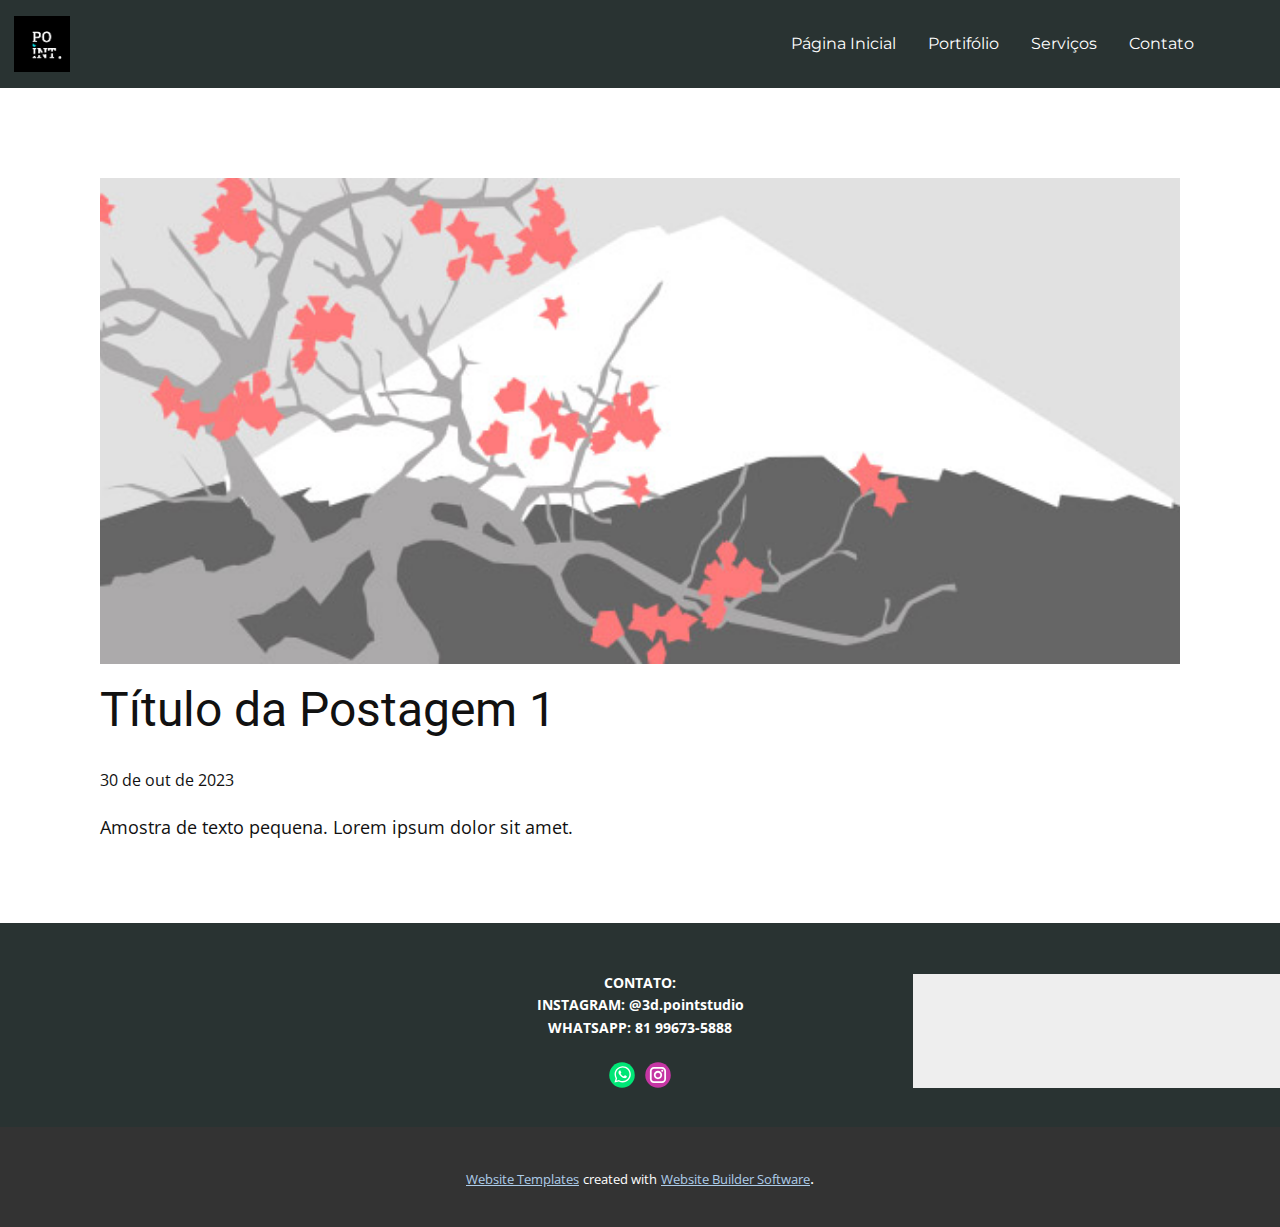
<file: blog/post.html>
<!DOCTYPE html>
<html style="font-size: 16px;" lang="pt"><head>
    <meta name="viewport" content="width=device-width, initial-scale=1.0">
    <meta charset="utf-8">
    <meta name="keywords" content="Título da Postagem 1">
    <meta name="description" content="">
    <title>Título da Postagem 1</title>
    <link rel="stylesheet" href="../nicepage.css" media="screen">
<link rel="stylesheet" href="../Post-Template.css" media="screen">
    <script class="u-script" type="text/javascript" src="../jquery.js" defer=""></script>
    <script class="u-script" type="text/javascript" src="../nicepage.js" defer=""></script>
    <meta name="generator" content="Nicepage 5.20.7, nicepage.com">
    <link id="u-theme-google-font" rel="stylesheet" href="https://fonts.googleapis.com/css?family=Roboto:100,100i,300,300i,400,400i,500,500i,700,700i,900,900i|Open+Sans:300,300i,400,400i,500,500i,600,600i,700,700i,800,800i">
    <link id="u-page-google-font" rel="stylesheet" href="https://fonts.googleapis.com/css?family=Montserrat:100,100i,200,200i,300,300i,400,400i,500,500i,600,600i,700,700i,800,800i,900,900i">
    
    
    
    <script type="application/ld+json">{
		"@context": "http://schema.org",
		"@type": "Organization",
		"name": "",
		"logo": "images/b.jpg",
		"sameAs": [
				" linktr.ee/pointstudio3d",
				"https://www.instagram.com/3d.pointstudio/"
		]
}</script>
    <meta name="theme-color" content="#478ac9">
  <meta data-intl-tel-input-cdn-path="intlTelInput/"></head>
  <body data-path-to-root="./" data-include-products="false" class="u-body u-xl-mode" data-lang="pt"><header class="u-clearfix u-header u-palette-4-dark-3 u-sticky u-header" id="sec-c59c" data-animation-name="" data-animation-duration="0" data-animation-delay="0" data-animation-direction=""><div class="u-clearfix u-sheet u-valign-middle u-sheet-1">
        <a href="https://nicepage.com" class="u-image u-logo u-image-1" data-image-width="1000" data-image-height="1000">
          <img src="../images/b.jpg" class="u-logo-image u-logo-image-1">
        </a>
        <nav class="u-menu u-menu-one-level u-offcanvas u-menu-1">
          <div class="menu-collapse" style="font-size: 1rem; letter-spacing: 0px;">
            <a class="u-button-style u-custom-left-right-menu-spacing u-custom-padding-bottom u-custom-top-bottom-menu-spacing u-nav-link u-text-active-palette-1-base u-text-hover-palette-2-base" href="#">
              <svg class="u-svg-link" viewBox="0 0 24 24"><use xmlns:xlink="http://www.w3.org/1999/xlink" xlink:href="#menu-hamburger"></use></svg>
              <svg class="u-svg-content" version="1.1" id="menu-hamburger" viewBox="0 0 16 16" x="0px" y="0px" xmlns:xlink="http://www.w3.org/1999/xlink" xmlns="http://www.w3.org/2000/svg"><g><rect y="1" width="16" height="2"></rect><rect y="7" width="16" height="2"></rect><rect y="13" width="16" height="2"></rect>
</g></svg>
            </a>
          </div>
          <div class="u-custom-menu u-nav-container"></div>
          <div class="u-custom-menu u-nav-container-collapse">
            <div class="u-black u-container-style u-inner-container-layout u-opacity u-opacity-95 u-sidenav">
              <div class="u-inner-container-layout u-sidenav-overflow">
                <div class="u-menu-close"></div>
                <ul class="u-align-center u-nav u-popupmenu-items u-unstyled u-nav-1"><li class="u-nav-item"><a class="u-button-style u-nav-link" href="#">Item do Menu1</a>
</li></ul>
              </div>
            </div>
            <div class="u-black u-menu-overlay u-opacity u-opacity-70"></div>
          </div>
        </nav>
        <nav class="u-menu u-menu-one-level u-offcanvas u-menu-2">
          <div class="menu-collapse u-custom-font u-font-montserrat">
            <a class="u-button-style u-nav-link" href="#">
              <svg class="u-svg-link" viewBox="0 0 24 24"><use xmlns:xlink="http://www.w3.org/1999/xlink" xlink:href="#svg-3c36"></use></svg>
              <svg class="u-svg-content" version="1.1" id="svg-3c36" viewBox="0 0 16 16" x="0px" y="0px" xmlns:xlink="http://www.w3.org/1999/xlink" xmlns="http://www.w3.org/2000/svg"><g><rect y="1" width="16" height="2"></rect><rect y="7" width="16" height="2"></rect><rect y="13" width="16" height="2"></rect>
</g></svg>
            </a>
          </div>
          <div class="u-custom-menu u-nav-container">
            <ul class="u-custom-font u-font-montserrat u-nav u-unstyled u-nav-2"><li class="u-nav-item"><a class="u-button-style u-nav-link" href="../Página-Inicial.html" style="padding: 10px 16px;">Página Inicial</a>
</li><li class="u-nav-item"><a class="u-button-style u-nav-link" href="../Portifólio.html" style="padding: 10px 16px;">Portifólio</a>
</li><li class="u-nav-item"><a class="u-button-style u-nav-link" href="../Serviços.html" style="padding: 10px 16px;">Serviços</a>
</li><li class="u-nav-item"><a class="u-button-style u-nav-link" href="../Contato.html" style="padding: 10px 16px;">Contato</a>
</li></ul>
          </div>
          <div class="u-custom-menu u-nav-container-collapse">
            <div class="u-black u-container-style u-inner-container-layout u-opacity u-opacity-95 u-sidenav">
              <div class="u-inner-container-layout u-sidenav-overflow">
                <div class="u-menu-close"></div>
                <ul class="u-align-center u-nav u-popupmenu-items u-unstyled u-nav-3"><li class="u-nav-item"><a class="u-button-style u-nav-link" href="../Página-Inicial.html">Página Inicial</a>
</li><li class="u-nav-item"><a class="u-button-style u-nav-link" href="../Portifólio.html">Portifólio</a>
</li><li class="u-nav-item"><a class="u-button-style u-nav-link" href="../Serviços.html">Serviços</a>
</li><li class="u-nav-item"><a class="u-button-style u-nav-link" href="../Contato.html">Contato</a>
</li></ul>
              </div>
            </div>
            <div class="u-black u-menu-overlay u-opacity u-opacity-70"></div>
          </div>
        </nav>
      </div></header>
    <section class="u-align-center u-clearfix u-section-1" id="sec-e7cb">
      <div class="u-clearfix u-sheet u-valign-middle-md u-valign-middle-sm u-valign-middle-xs u-sheet-1"><!--post_details--><!--post_details_options_json--><!--{"source":""}--><!--/post_details_options_json--><!--blog_post-->
        <div class="u-container-style u-expanded-width u-post-details u-post-details-1">
          <div class="u-container-layout u-valign-middle u-container-layout-1"><!--blog_post_image-->
            <img alt="" class="u-blog-control u-expanded-width u-image u-image-default u-image-1" src="../images/0fd3416c.jpeg"><!--/blog_post_image--><!--blog_post_header-->
            <h2 class="u-blog-control u-text u-text-1">Título da Postagem 1</h2><!--/blog_post_header--><!--blog_post_metadata-->
            <div class="u-blog-control u-metadata u-metadata-1"><!--blog_post_metadata_date-->
              <span class="u-meta-date u-meta-icon">30 de out de 2023</span><!--/blog_post_metadata_date--><!--blog_post_metadata_category-->
              <!--/blog_post_metadata_category--><!--blog_post_metadata_comments-->
              <!--/blog_post_metadata_comments-->
            </div><!--/blog_post_metadata--><!--blog_post_content-->
            <div class="u-align-justify u-blog-control u-post-content u-text u-text-2 fr-view">
  Amostra de texto pequena. Lorem ipsum dolor sit amet.
  </div><!--/blog_post_content-->
          </div>
        </div><!--/blog_post--><!--/post_details-->
      </div>
    </section>
    
    
    
    <footer class="u-align-center u-clearfix u-footer u-palette-4-dark-3 u-footer" id="sec-49c3"><div class="u-clearfix u-sheet u-sheet-1">
        <p class="u-small-text u-text u-text-variant u-text-1">CONTATO:<br>INSTAGRAM: @3d.pointstudio<br>WHATSAPP: 81 99673-5888<br>
          <br>
        </p>
        <div class="u-social-icons u-spacing-10 u-social-icons-1">
          <a class="u-social-url" target="_blank" data-type="Whatsapp" title="Whatsapp" href="../ linktr.ee/pointstudio3d"><span class="u-icon u-social-icon u-social-whatsapp u-icon-1"><svg class="u-svg-link" preserveAspectRatio="xMidYMin slice" viewBox="0 0 112 112" style=""><use xmlns:xlink="http://www.w3.org/1999/xlink" xlink:href="#svg-0ccf"></use></svg><svg class="u-svg-content" viewBox="0 0 112 112" x="0" y="0" id="svg-0ccf"><circle fill="currentColor" cx="56.1" cy="56.1" r="55"></circle><path fill="#FFFFFF" d="M83.8,28.3C77.2,21.7,68.4,18,59,18c-19.3,0-35.1,15.7-35.1,35.1c0,6.2,1.6,12.2,4.7,17.5l-5,18.2L42.2,84
	c5.1,2.8,10.9,4.3,16.8,4.3h0l0,0c19.3,0,35.1-15.7,35.1-35.1C94.1,43.8,90.5,35,83.8,28.3 M59,82.3L59,82.3
	c-5.2,0-10.4-1.4-14.9-4.1l-1.1-0.6l-11,2.9L35,69.8l-0.7-1.1c-2.9-4.6-4.5-10-4.5-15.5C29.8,37,42.9,24,59,24
	c7.8,0,15.1,3,20.6,8.6c5.5,5.5,8.5,12.8,8.5,20.6C88.2,69.2,75.1,82.3,59,82.3 M75,60.5c-0.9-0.4-5.2-2.6-6-2.9
	c-0.8-0.3-1.4-0.4-2,0.4s-2.3,2.9-2.8,3.4c-0.5,0.6-1,0.7-1.9,0.2c-0.9-0.4-3.7-1.4-7.1-4.4c-2.6-2.3-4.4-5.2-4.9-6.1
	c-0.5-0.9-0.1-1.4,0.4-1.8c0.4-0.4,0.9-1,1.3-1.5c0.4-0.5,0.6-0.9,0.9-1.5c0.3-0.6,0.1-1.1-0.1-1.5c-0.2-0.4-2-4.8-2.7-6.5
	c-0.7-1.7-1.4-1.5-2-1.5c-0.5,0-1.1,0-1.7,0c-0.6,0-1.5,0.2-2.3,1.1c-0.8,0.9-3.1,3-3.1,7.3c0,4.3,3.1,8.5,3.6,9.1
	c0.4,0.6,6.2,9.4,15,13.2c2.1,0.9,3.7,1.4,5,1.8c2.1,0.7,4,0.6,5.5,0.3c1.7-0.3,5.2-2.1,5.9-4.2c0.7-2,0.7-3.8,0.5-4.2
	C76.5,61.1,75.9,60.9,75,60.5"></path></svg></span>
          </a>
          <a class="u-social-url" target="_blank" data-type="Instagram" title="Instagram" href="https://www.instagram.com/3d.pointstudio/"><span class="u-icon u-social-icon u-social-instagram u-icon-2"><svg class="u-svg-link" preserveAspectRatio="xMidYMin slice" viewBox="0 0 112 112" style=""><use xmlns:xlink="http://www.w3.org/1999/xlink" xlink:href="#svg-5caa"></use></svg><svg class="u-svg-content" viewBox="0 0 112 112" x="0" y="0" id="svg-5caa"><circle fill="currentColor" cx="56.1" cy="56.1" r="55"></circle><path fill="#FFFFFF" d="M55.9,38.2c-9.9,0-17.9,8-17.9,17.9C38,66,46,74,55.9,74c9.9,0,17.9-8,17.9-17.9C73.8,46.2,65.8,38.2,55.9,38.2
      z M55.9,66.4c-5.7,0-10.3-4.6-10.3-10.3c-0.1-5.7,4.6-10.3,10.3-10.3c5.7,0,10.3,4.6,10.3,10.3C66.2,61.8,61.6,66.4,55.9,66.4z"></path><path fill="#FFFFFF" d="M74.3,33.5c-2.3,0-4.2,1.9-4.2,4.2s1.9,4.2,4.2,4.2s4.2-1.9,4.2-4.2S76.6,33.5,74.3,33.5z"></path><path fill="#FFFFFF" d="M73.1,21.3H38.6c-9.7,0-17.5,7.9-17.5,17.5v34.5c0,9.7,7.9,17.6,17.5,17.6h34.5c9.7,0,17.5-7.9,17.5-17.5V38.8
      C90.6,29.1,82.7,21.3,73.1,21.3z M83,73.3c0,5.5-4.5,9.9-9.9,9.9H38.6c-5.5,0-9.9-4.5-9.9-9.9V38.8c0-5.5,4.5-9.9,9.9-9.9h34.5
      c5.5,0,9.9,4.5,9.9,9.9V73.3z"></path></svg></span>
          </a>
        </div>
        <div class="u-grey-light-2 u-map u-map-1">
          <div class="embed-responsive">
            <iframe class="embed-responsive-item" src="https://maps.google.com/maps?output=embed&amp;q=Passira%2C%20PE&amp;z=10&amp;t=m" data-map="[base64]"></iframe>
          </div>
        </div>
      </div></footer>
    <section class="u-backlink u-clearfix u-grey-80">
      <a class="u-link" href="https://nicepage.com/website-templates" target="_blank">
        <span>Website Templates</span>
      </a>
      <p class="u-text">
        <span>created with</span>
      </p>
      <a class="u-link" href="" target="_blank">
        <span>Website Builder Software</span>
      </a>. 
    </section>
  
</body></html>
</file>
